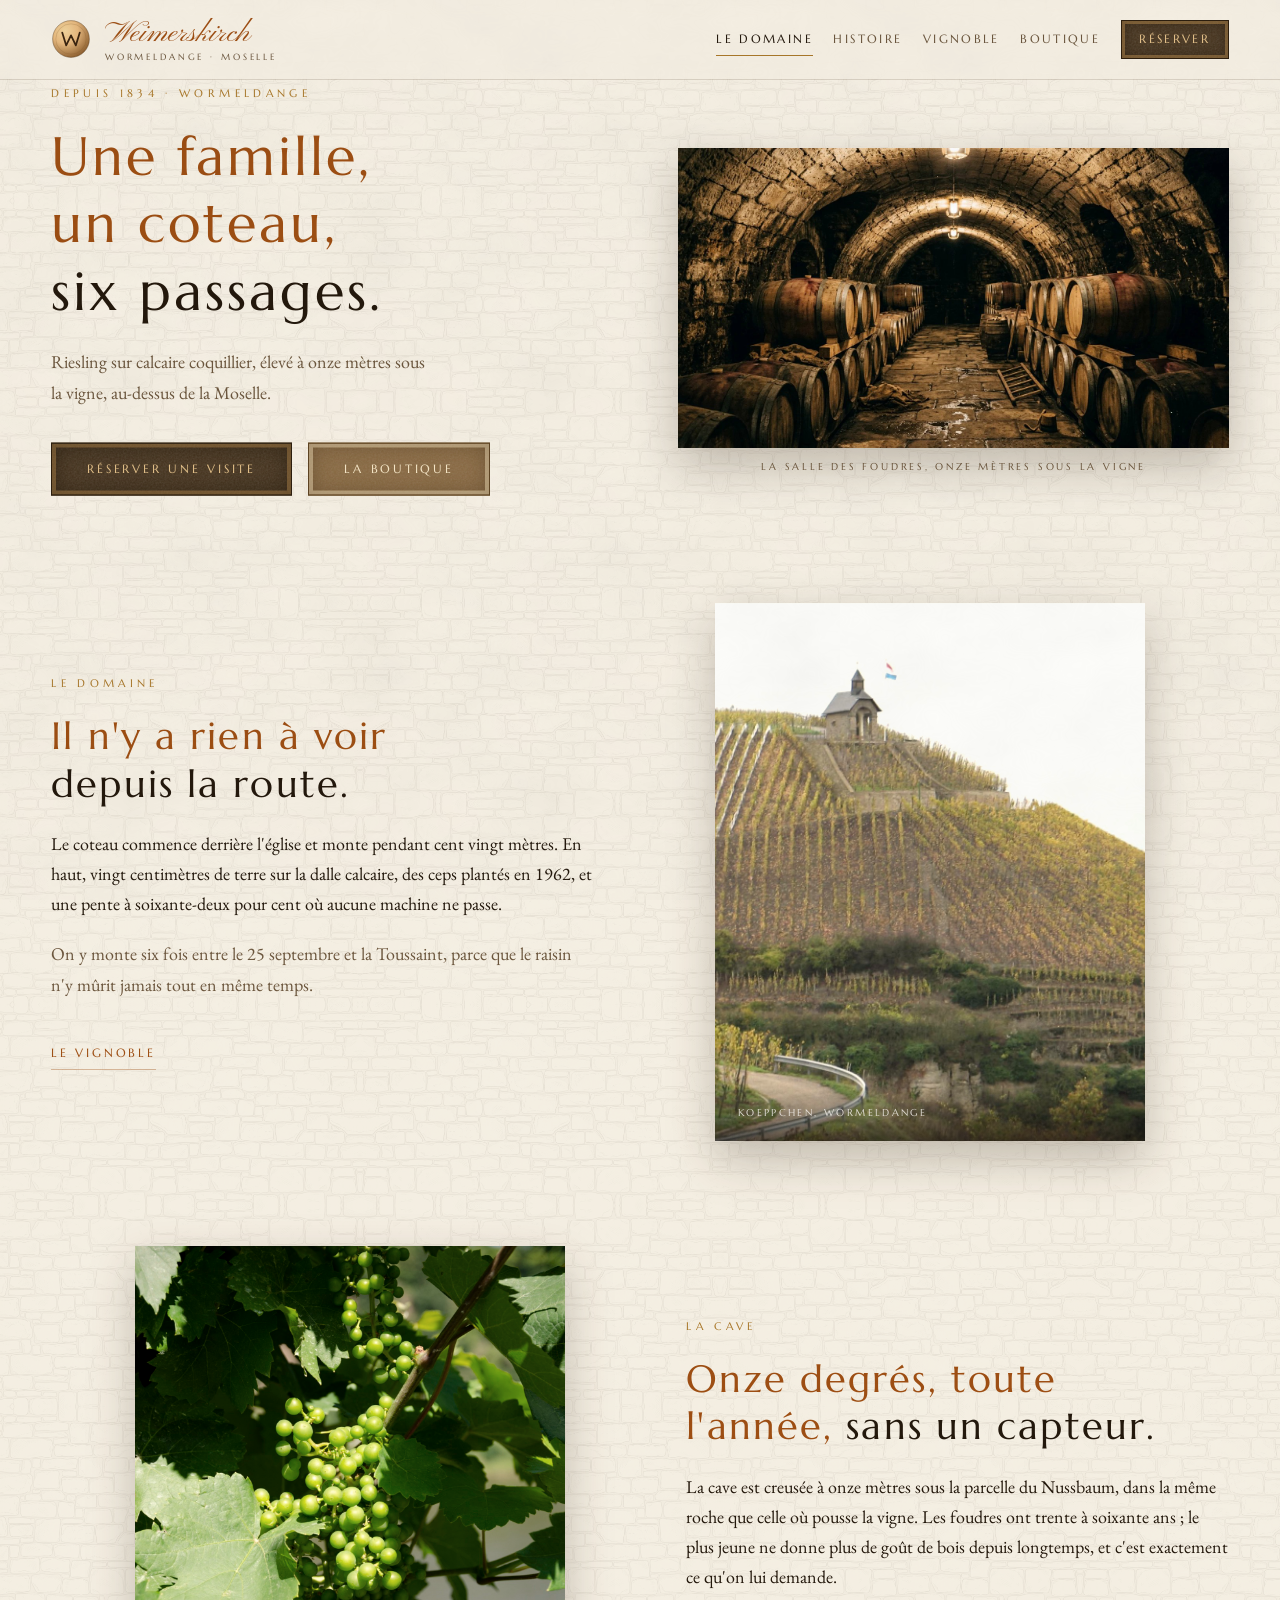
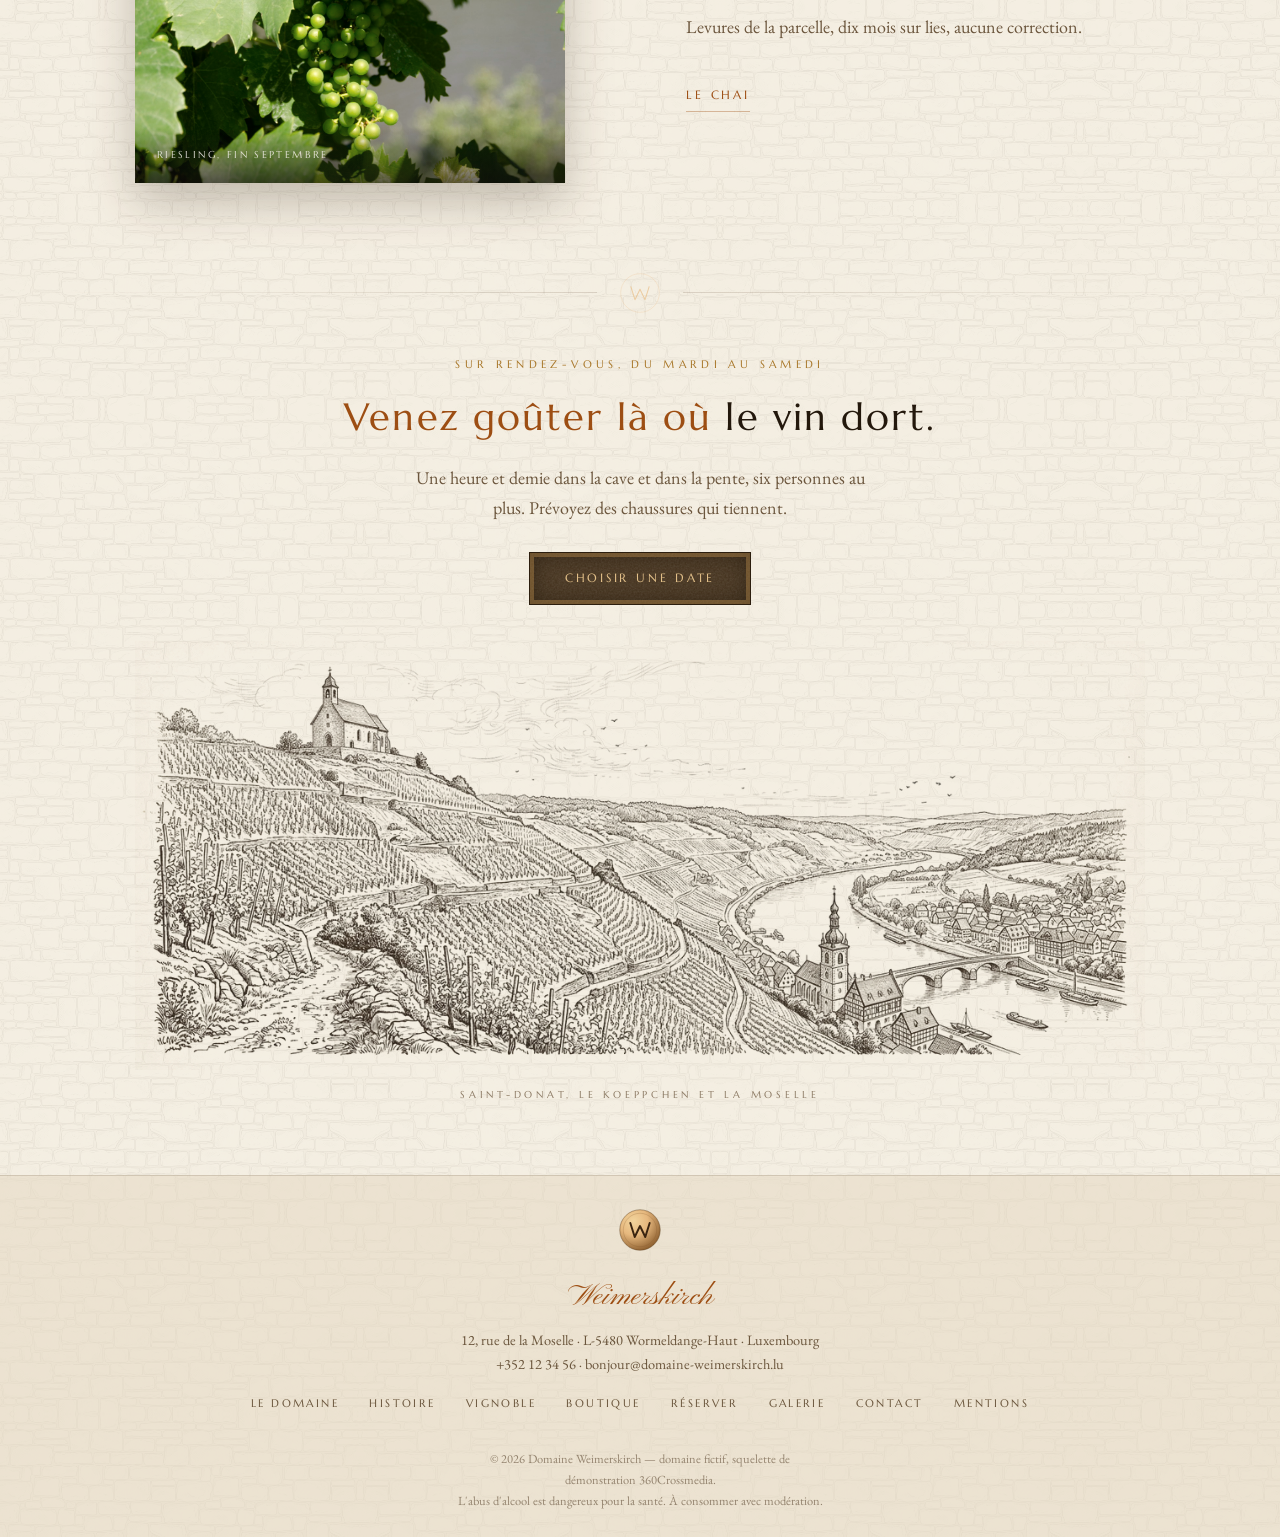
<file: index.html>
<!DOCTYPE html>
<html lang="fr">
<head>
<meta charset="utf-8">
<meta name="viewport" content="width=device-width, initial-scale=1">
<title>Domaine Weimerskirch — Wormeldange, Moselle luxembourgeoise</title>
<meta name="description" content="Depuis 1834, une famille et un coteau au-dessus de la Moselle. Riesling, Pinot et Crémant élevés en foudre à Wormeldange-Haut.">
<link rel="preconnect" href="https://fonts.googleapis.com">
<link rel="preconnect" href="https://fonts.gstatic.com" crossorigin>
<link href="https://fonts.googleapis.com/css2?family=Marcellus&family=EB+Garamond:ital,wght@0,400..600;1,400..500&family=Pinyon+Script&display=swap" rel="stylesheet">
<link rel="stylesheet" href="assets/css/site.css">
<link rel="icon" href="data:image/svg+xml,%3Csvg xmlns='http://www.w3.org/2000/svg' viewBox='0 0 32 32'%3E%3Ccircle cx='16' cy='16' r='15' fill='%23e6b87e'/%3E%3Cpath d='M9 11 L12.4 21.5 L16 13.5 L19.6 21.5 L23 11' fill='none' stroke='%233a2410' stroke-width='2.6' stroke-linejoin='round' stroke-linecap='round'/%3E%3C/svg%3E">
</head>
<body>
<a class="saut-contenu" href="#contenu">Aller au contenu</a>

<div class="barre" data-barre>
  <a class="marque" href="index.html">
    <svg class="marque__sceau" viewBox="0 0 100 100" aria-hidden="true">
  <defs><radialGradient id="orSceaumarquesceau" cx="34%" cy="28%" r="78%">
    <stop offset="0%" stop-color="#f2d49c"/><stop offset="45%" stop-color="#e6b87e"/><stop offset="100%" stop-color="#8a5c2c"/>
  </radialGradient></defs>
  <circle cx="50" cy="50" r="46" fill="url(#orSceaumarquesceau)"/>
  <circle cx="50" cy="50" r="46" fill="none" stroke="#553a1c" stroke-width="1"/>
  <circle cx="50" cy="50" r="38" fill="none" stroke="#7a5228" stroke-width="0.7" opacity="0.7"/>
  <path d="M28 34 L38 66 L50 41 L62 66 L72 34" fill="none" stroke="#3a2410" stroke-width="4.4" stroke-linejoin="round" stroke-linecap="round"/>
</svg>
    <span class="marque__nom">Weimerskirch<span class="marque__lieu">Wormeldange · Moselle</span></span>
  </a>
  <button class="bouton-menu" type="button" data-bouton-menu aria-expanded="false" aria-controls="navigation">Menu</button>
  <nav class="nav" id="navigation" data-nav aria-label="Principale">
    <a href="index.html" aria-current="page">Le domaine</a>
    <a href="histoire.html">Histoire</a>
    <a href="vignoble.html">Vignoble</a>
    <a href="boutique.html">Boutique</a>
    <a class="nav__panier" href="boutique.html#panier" data-panier-lien data-vide="true">Panier</a>
    <a class="nav__action" href="reservation.html">Réserver</a>
  </nav>
</div>
<header class="entree" id="contenu">
  <div class="entree__dire">
    <p class="avant-titre" data-lever>Depuis 1834 · Wormeldange</p>
    <h1 data-lever="2">Une famille, un coteau,<br><em>six passages.</em></h1>
    <p class="entree__sous" data-lever="3">Riesling sur calcaire coquillier, élevé à onze mètres
    sous la vigne, au-dessus de la Moselle.</p>
    <div class="entree__actions" data-lever="3">
      <a class="bouton--plein" href="reservation.html">Réserver une visite</a>
      <a class="bouton" href="boutique.html">La boutique</a>
    </div>
  </div>
  <figure class="vue" data-apparait>
    <img src="assets/img/cave-foudres.jpg" alt="Les fûts de la cave dans la pénombre." fetchpriority="high">
    <figcaption>La salle des foudres, onze mètres sous la vigne</figcaption>
  </figure>
</header>

<section class="section">
  <div class="section__contenu duo" data-apparait>
    <div>
      <p class="avant-titre">Le domaine</p>
      <h2>Il n'y a rien à voir <em>depuis la route.</em></h2>
      <p>Le coteau commence derrière l'église et monte pendant cent vingt mètres. En haut,
      vingt centimètres de terre sur la dalle calcaire, des ceps plantés en 1962, et une
      pente à soixante-deux pour cent où aucune machine ne passe.</p>
      <p class="sourdine">On y monte six fois entre le 25 septembre et la Toussaint,
      parce que le raisin n'y mûrit jamais tout en même temps.</p>
      <a class="lien" href="vignoble.html">Le vignoble</a>
    </div>
    <figure class="cliche cliche--45">
      <img src="assets/img/koeppchen.jpg" alt="Le coteau du Koeppchen au-dessus des toits de Wormeldange." loading="lazy">
      <figcaption>Koeppchen, Wormeldange</figcaption>
    </figure>
  </div>
</section>


<section class="section">
  <div class="section__contenu duo duo--texte-droite" data-apparait>
    <figure class="cliche cliche--45">
      <img src="assets/img/raisin-portrait.jpg" alt="Grappe de riesling sur le cep, à contre-jour." loading="lazy">
      <figcaption>Riesling, fin septembre</figcaption>
    </figure>
    <div>
      <p class="avant-titre">La cave</p>
      <h2>Onze degrés, toute l'année, <em>sans un capteur.</em></h2>
      <p>La cave est creusée à onze mètres sous la parcelle du Nussbaum, dans la même roche
      que celle où pousse la vigne. Les foudres ont trente à soixante ans ; le plus jeune
      ne donne plus de goût de bois depuis longtemps, et c'est exactement ce qu'on lui demande.</p>
      <p class="sourdine">Levures de la parcelle, dix mois sur lies, aucune correction.</p>
      <a class="lien" href="vignoble.html">Le chai</a>
    </div>
  </div>
</section>

<section class="section section--panneau">
  <div class="section__contenu centre" data-apparait>
    <div class="sceau-section" aria-hidden="true"><svg viewBox="0 0 100 100" aria-hidden="true">
  <circle cx="50" cy="50" r="46" fill="none" stroke="#e6b87e" stroke-width="1" opacity="0.55"/>
  <path d="M28 34 L38 66 L50 41 L62 66 L72 34" fill="none" stroke="#e6b87e" stroke-width="2.4" stroke-linejoin="round" opacity="0.65"/>
</svg></div>
    <p class="avant-titre">Sur rendez-vous, du mardi au samedi</p>
    <h2 style="max-width:22ch;margin-inline:auto">Venez goûter là où <em>le vin dort.</em></h2>
    <p style="margin-inline:auto;max-width:52ch" class="sourdine">Une heure et demie dans la cave et dans la pente,
    six personnes au plus. Prévoyez des chaussures qui tiennent.</p>
    <p style="margin-top:1.8rem"><a class="bouton--plein" href="reservation.html">Choisir une date</a></p>
  </div>
</section>

<footer class="pied">
  <div class="pied__sceau"><svg class="" viewBox="0 0 100 100" aria-hidden="true">
  <defs><radialGradient id="orSceau" cx="34%" cy="28%" r="78%">
    <stop offset="0%" stop-color="#f2d49c"/><stop offset="45%" stop-color="#e6b87e"/><stop offset="100%" stop-color="#8a5c2c"/>
  </radialGradient></defs>
  <circle cx="50" cy="50" r="46" fill="url(#orSceau)"/>
  <circle cx="50" cy="50" r="46" fill="none" stroke="#553a1c" stroke-width="1"/>
  <circle cx="50" cy="50" r="38" fill="none" stroke="#7a5228" stroke-width="0.7" opacity="0.7"/>
  <path d="M28 34 L38 66 L50 41 L62 66 L72 34" fill="none" stroke="#3a2410" stroke-width="4.4" stroke-linejoin="round" stroke-linecap="round"/>
</svg></div>
  <p class="pied__nom">Weimerskirch</p>
  <p class="pied__adresse">12, rue de la Moselle · L-5480 Wormeldange-Haut · Luxembourg<br>
  <a href="tel:+352123456">+352 12 34 56</a> · <a href="mailto:bonjour@domaine-weimerskirch.lu">bonjour@domaine-weimerskirch.lu</a></p>
  <nav class="pied__nav" aria-label="Pied de page">
    <a href="index.html">Le domaine</a>
    <a href="histoire.html">Histoire</a>
    <a href="vignoble.html">Vignoble</a>
    <a href="boutique.html">Boutique</a>
    <a href="reservation.html">Réserver</a>
    <a href="galerie.html">Galerie</a>
    <a href="contact.html">Contact</a>
    <a href="mentions.html">Mentions</a>
  </nav>
  <p class="pied__mention">© 2026 Domaine Weimerskirch — domaine fictif, squelette de démonstration 360Crossmedia.<br>
  L'abus d'alcool est dangereux pour la santé. À consommer avec modération.</p>
</footer>
<script src="assets/js/site.js"></script>
</body>
</html>
</file>
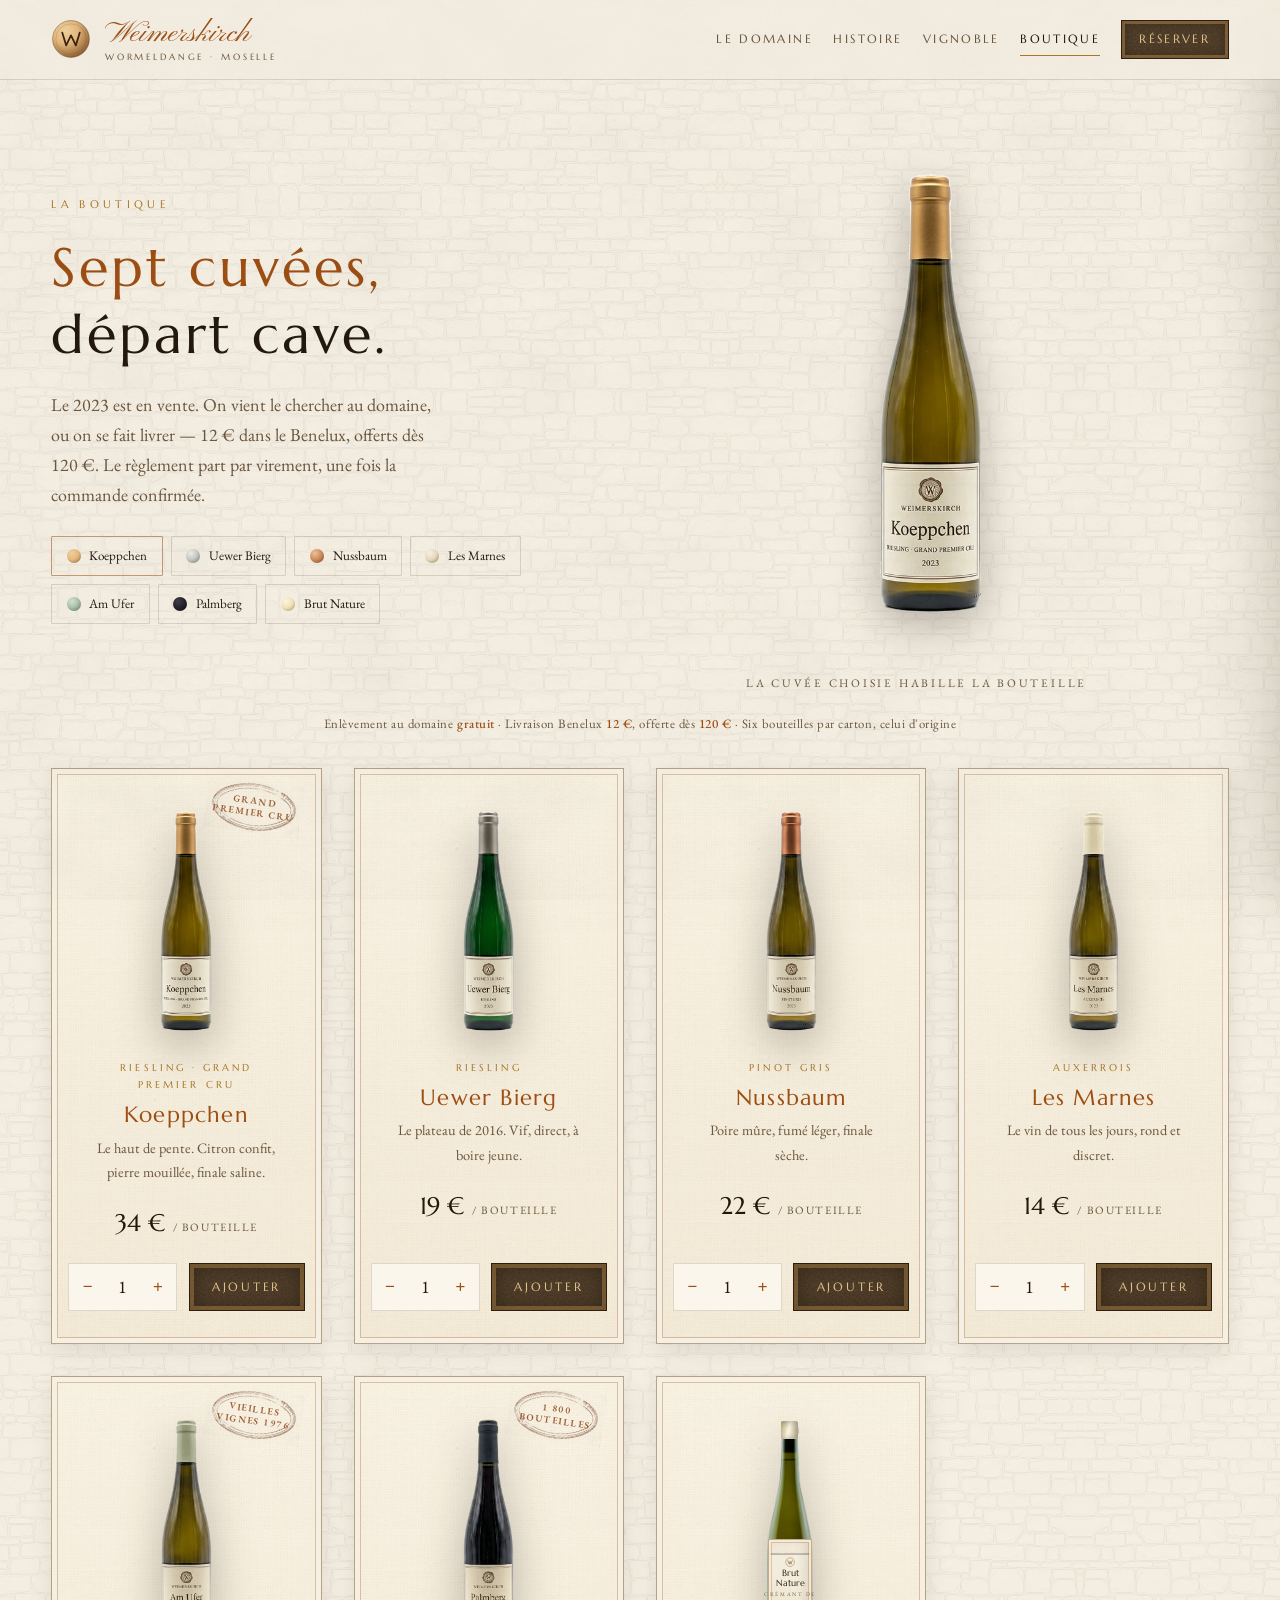
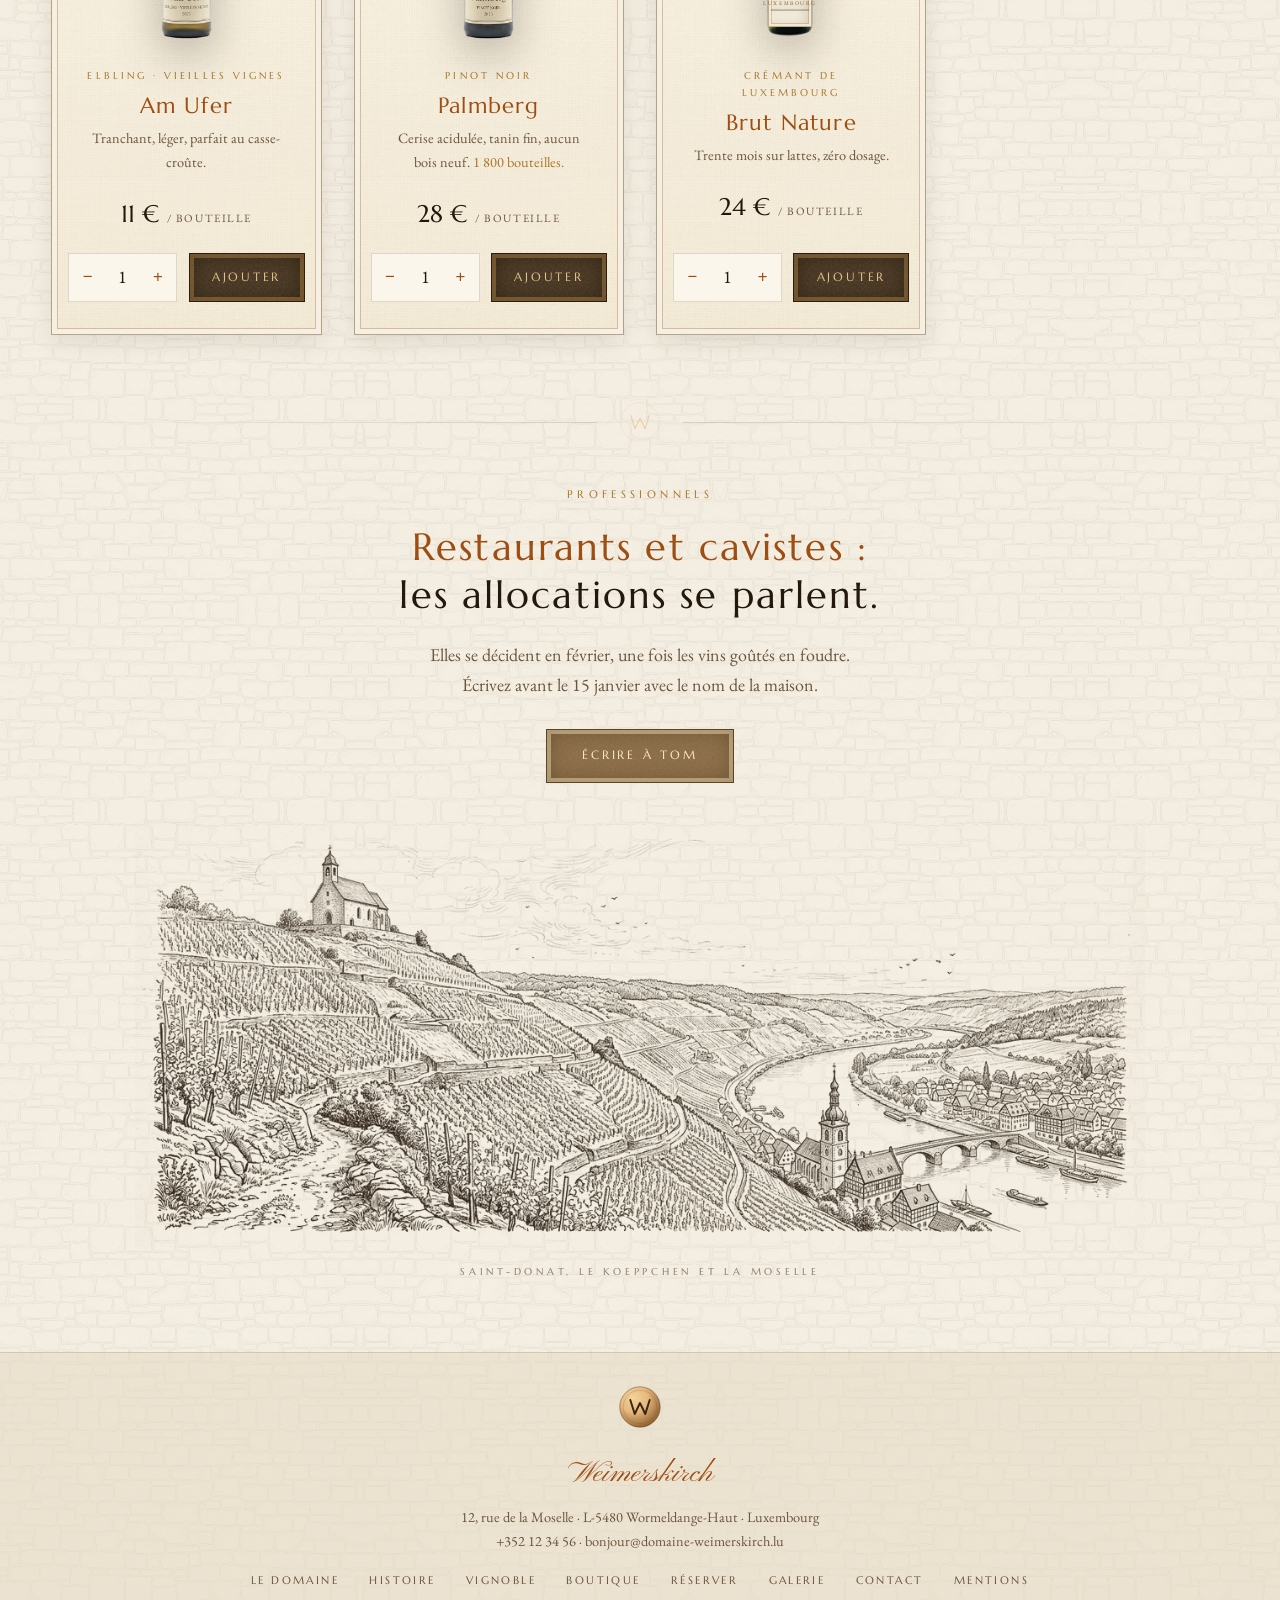
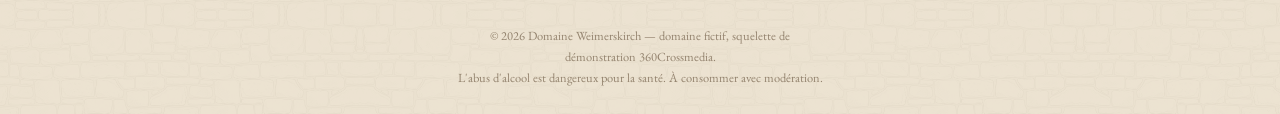
<file: boutique.html>
<!DOCTYPE html>
<html lang="fr">
<head>
<meta charset="utf-8">
<meta name="viewport" content="width=device-width, initial-scale=1">
<title>Boutique — Domaine Weimerskirch</title>
<meta name="description" content="Les sept cuvées du domaine, départ cave ou livraison Benelux. Enlèvement gratuit, livraison offerte dès 120 €.">
<link rel="preconnect" href="https://fonts.googleapis.com">
<link rel="preconnect" href="https://fonts.gstatic.com" crossorigin>
<link href="https://fonts.googleapis.com/css2?family=Marcellus&family=EB+Garamond:ital,wght@0,400..600;1,400..500&family=Pinyon+Script&display=swap" rel="stylesheet">
<link rel="stylesheet" href="assets/css/site.css">
<link rel="icon" href="data:image/svg+xml,%3Csvg xmlns='http://www.w3.org/2000/svg' viewBox='0 0 32 32'%3E%3Ccircle cx='16' cy='16' r='15' fill='%23e6b87e'/%3E%3Cpath d='M9 11 L12.4 21.5 L16 13.5 L19.6 21.5 L23 11' fill='none' stroke='%233a2410' stroke-width='2.6' stroke-linejoin='round' stroke-linecap='round'/%3E%3C/svg%3E">
</head>
<body>
<a class="saut-contenu" href="#contenu">Aller au contenu</a>

<div class="barre barre--posee" data-barre>
  <a class="marque" href="index.html">
    <svg class="marque__sceau" viewBox="0 0 100 100" aria-hidden="true">
  <defs><radialGradient id="orSceaumarquesceau" cx="34%" cy="28%" r="78%">
    <stop offset="0%" stop-color="#f2d49c"/><stop offset="45%" stop-color="#e6b87e"/><stop offset="100%" stop-color="#8a5c2c"/>
  </radialGradient></defs>
  <circle cx="50" cy="50" r="46" fill="url(#orSceaumarquesceau)"/>
  <circle cx="50" cy="50" r="46" fill="none" stroke="#553a1c" stroke-width="1"/>
  <circle cx="50" cy="50" r="38" fill="none" stroke="#7a5228" stroke-width="0.7" opacity="0.7"/>
  <path d="M28 34 L38 66 L50 41 L62 66 L72 34" fill="none" stroke="#3a2410" stroke-width="4.4" stroke-linejoin="round" stroke-linecap="round"/>
</svg>
    <span class="marque__nom">Weimerskirch<span class="marque__lieu">Wormeldange · Moselle</span></span>
  </a>
  <button class="bouton-menu" type="button" data-bouton-menu aria-expanded="false" aria-controls="navigation">Menu</button>
  <nav class="nav" id="navigation" data-nav aria-label="Principale">
    <a href="index.html">Le domaine</a>
    <a href="histoire.html">Histoire</a>
    <a href="vignoble.html">Vignoble</a>
    <a href="boutique.html" aria-current="page">Boutique</a>
    <a class="nav__panier" href="boutique.html#panier" data-panier-lien data-vide="true">Panier</a>
    <a class="nav__action" href="reservation.html">Réserver</a>
  </nav>
</div>
<main id="contenu">

<section class="section" style="padding-top:3rem;padding-bottom:2.5rem">
  <div class="section__contenu duo" style="align-items:center">
    <div data-lever>
      <p class="avant-titre">La boutique</p>
      <h1>Sept cuvées,<br><em>départ cave.</em></h1>
      <p class="sourdine" style="max-width:44ch">Le 2023 est en vente. On vient le chercher au domaine,
      ou on se fait livrer — 12 € dans le Benelux, offerts dès 120 €. Le règlement
      part par virement, une fois la commande confirmée.</p>
      <div class="cuvee-choix" data-cuvee-choix style="display:flex;flex-wrap:wrap;gap:0.5rem;margin-top:1.6rem"></div>
    </div>
    <div>
      <div data-scene3d style="aspect-ratio:3/4;max-height:540px;max-width:400px;margin-inline:auto;position:relative">
        <p data-scene3d-legende style="position:absolute;left:0;right:0;bottom:0.6rem;text-align:center;font-size:0.66rem;letter-spacing:0.24em;text-transform:uppercase;color:var(--cendre);margin:0">
          La cuvée choisie habille la bouteille</p>
      </div>
    </div>
  </div>
</section>

<div class="bandeau-boutique">Enlèvement au domaine <strong>gratuit</strong> · Livraison Benelux <strong>12 €</strong>, offerte dès <strong>120 €</strong> · Six bouteilles par carton, celui d'origine</div>

<section class="section">
  <div class="section__contenu">
    <div class="rayon" data-rayon></div>
  </div>
</section>

<section class="section section--panneau">
  <div class="section__contenu centre">
    <div class="sceau-section" aria-hidden="true"><svg viewBox="0 0 100 100" aria-hidden="true">
  <circle cx="50" cy="50" r="46" fill="none" stroke="#e6b87e" stroke-width="1" opacity="0.55"/>
  <path d="M28 34 L38 66 L50 41 L62 66 L72 34" fill="none" stroke="#e6b87e" stroke-width="2.4" stroke-linejoin="round" opacity="0.65"/>
</svg></div>
    <p class="avant-titre">Professionnels</p>
    <h2 style="max-width:26ch;margin-inline:auto">Restaurants et cavistes : <em>les allocations se parlent.</em></h2>
    <p class="sourdine" style="margin-inline:auto;max-width:52ch">Elles se décident en février, une fois les vins
    goûtés en foudre. Écrivez avant le 15 janvier avec le nom de la maison.</p>
    <p style="margin-top:1.8rem"><a class="bouton" href="contact.html">Écrire à Tom</a></p>
  </div>
</section>
</main>

<div class="voile" data-voile hidden></div>
<aside class="tiroir" data-tiroir aria-label="Panier" hidden>
  <div class="tiroir__tete">
    <h2>Panier</h2>
    <button class="tiroir__fermer" type="button" data-tiroir-fermer>Fermer</button>
  </div>
  <div class="tiroir__lignes" data-tiroir-lignes></div>
  <div class="tiroir__pied">
    <p class="tiroir__total"><small>Sous-total</small> <output data-tiroir-total>0 €</output></p>
    <a class="bouton--plein" href="commande.html">Passer commande</a>
  </div>
</aside>

<footer class="pied">
  <div class="pied__sceau"><svg class="" viewBox="0 0 100 100" aria-hidden="true">
  <defs><radialGradient id="orSceau" cx="34%" cy="28%" r="78%">
    <stop offset="0%" stop-color="#f2d49c"/><stop offset="45%" stop-color="#e6b87e"/><stop offset="100%" stop-color="#8a5c2c"/>
  </radialGradient></defs>
  <circle cx="50" cy="50" r="46" fill="url(#orSceau)"/>
  <circle cx="50" cy="50" r="46" fill="none" stroke="#553a1c" stroke-width="1"/>
  <circle cx="50" cy="50" r="38" fill="none" stroke="#7a5228" stroke-width="0.7" opacity="0.7"/>
  <path d="M28 34 L38 66 L50 41 L62 66 L72 34" fill="none" stroke="#3a2410" stroke-width="4.4" stroke-linejoin="round" stroke-linecap="round"/>
</svg></div>
  <p class="pied__nom">Weimerskirch</p>
  <p class="pied__adresse">12, rue de la Moselle · L-5480 Wormeldange-Haut · Luxembourg<br>
  <a href="tel:+352123456">+352 12 34 56</a> · <a href="mailto:bonjour@domaine-weimerskirch.lu">bonjour@domaine-weimerskirch.lu</a></p>
  <nav class="pied__nav" aria-label="Pied de page">
    <a href="index.html">Le domaine</a>
    <a href="histoire.html">Histoire</a>
    <a href="vignoble.html">Vignoble</a>
    <a href="boutique.html">Boutique</a>
    <a href="reservation.html">Réserver</a>
    <a href="galerie.html">Galerie</a>
    <a href="contact.html">Contact</a>
    <a href="mentions.html">Mentions</a>
  </nav>
  <p class="pied__mention">© 2026 Domaine Weimerskirch — domaine fictif, squelette de démonstration 360Crossmedia.<br>
  L'abus d'alcool est dangereux pour la santé. À consommer avec modération.</p>
</footer>
<script src="assets/js/site.js"></script>
<script src="assets/js/boutique.js"></script>
</body>
</html>
</file>
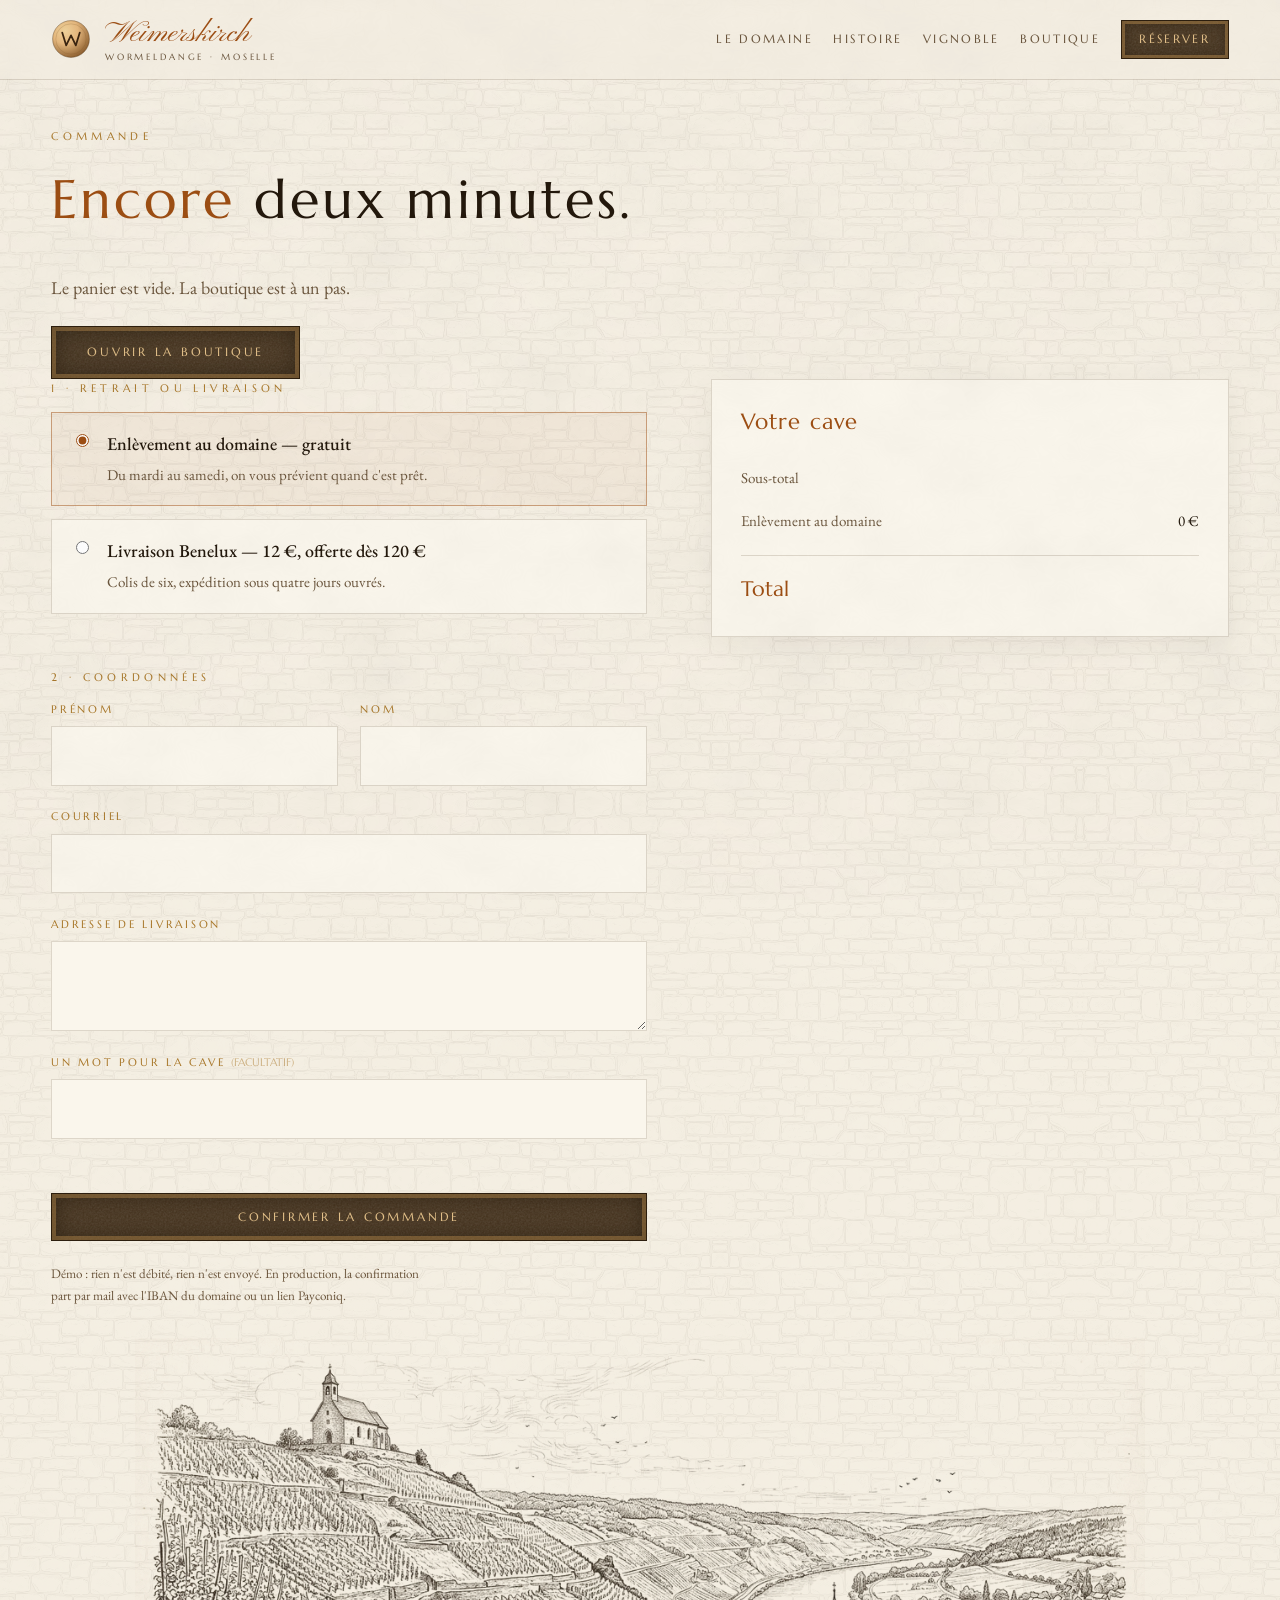
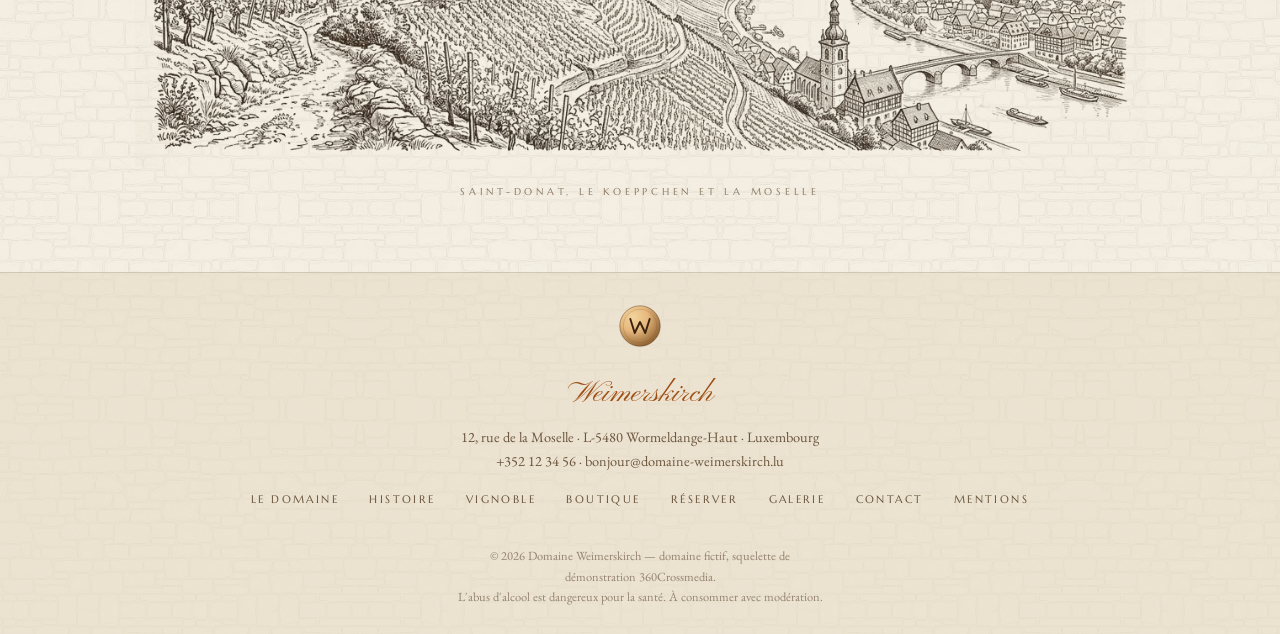
<file: commande.html>
<!DOCTYPE html>
<html lang="fr">
<head>
<meta charset="utf-8">
<meta name="viewport" content="width=device-width, initial-scale=1">
<title>Commande — Domaine Weimerskirch</title>
<meta name="description" content="Récapitulatif du panier, coordonnées et mode de retrait.">
<link rel="preconnect" href="https://fonts.googleapis.com">
<link rel="preconnect" href="https://fonts.gstatic.com" crossorigin>
<link href="https://fonts.googleapis.com/css2?family=Marcellus&family=EB+Garamond:ital,wght@0,400..600;1,400..500&family=Pinyon+Script&display=swap" rel="stylesheet">
<link rel="stylesheet" href="assets/css/site.css">
<link rel="icon" href="data:image/svg+xml,%3Csvg xmlns='http://www.w3.org/2000/svg' viewBox='0 0 32 32'%3E%3Ccircle cx='16' cy='16' r='15' fill='%23e6b87e'/%3E%3Cpath d='M9 11 L12.4 21.5 L16 13.5 L19.6 21.5 L23 11' fill='none' stroke='%233a2410' stroke-width='2.6' stroke-linejoin='round' stroke-linecap='round'/%3E%3C/svg%3E">
</head>
<body>
<a class="saut-contenu" href="#contenu">Aller au contenu</a>

<div class="barre barre--posee" data-barre>
  <a class="marque" href="index.html">
    <svg class="marque__sceau" viewBox="0 0 100 100" aria-hidden="true">
  <defs><radialGradient id="orSceaumarquesceau" cx="34%" cy="28%" r="78%">
    <stop offset="0%" stop-color="#f2d49c"/><stop offset="45%" stop-color="#e6b87e"/><stop offset="100%" stop-color="#8a5c2c"/>
  </radialGradient></defs>
  <circle cx="50" cy="50" r="46" fill="url(#orSceaumarquesceau)"/>
  <circle cx="50" cy="50" r="46" fill="none" stroke="#553a1c" stroke-width="1"/>
  <circle cx="50" cy="50" r="38" fill="none" stroke="#7a5228" stroke-width="0.7" opacity="0.7"/>
  <path d="M28 34 L38 66 L50 41 L62 66 L72 34" fill="none" stroke="#3a2410" stroke-width="4.4" stroke-linejoin="round" stroke-linecap="round"/>
</svg>
    <span class="marque__nom">Weimerskirch<span class="marque__lieu">Wormeldange · Moselle</span></span>
  </a>
  <button class="bouton-menu" type="button" data-bouton-menu aria-expanded="false" aria-controls="navigation">Menu</button>
  <nav class="nav" id="navigation" data-nav aria-label="Principale">
    <a href="index.html">Le domaine</a>
    <a href="histoire.html">Histoire</a>
    <a href="vignoble.html">Vignoble</a>
    <a href="boutique.html">Boutique</a>
    <a class="nav__panier" href="boutique.html#panier" data-panier-lien data-vide="true">Panier</a>
    <a class="nav__action" href="reservation.html">Réserver</a>
  </nav>
</div>
<main id="contenu">
<section class="section" style="padding-top:3rem">
  <div class="section__contenu">
    <p class="avant-titre">Commande</p>
    <h1 style="margin-bottom:2.5rem">Encore <em>deux minutes.</em></h1>

    <div data-commande-vide hidden style="max-width:52ch">
      <p class="sourdine">Le panier est vide. La boutique est à un pas.</p>
      <p style="margin-top:1.4rem"><a class="bouton--plein" href="boutique.html">Ouvrir la boutique</a></p>
    </div>

    <div class="commande" data-commande>
      <form class="formulaire" data-form-commande novalidate>
        <div class="resa__etape">
          <p class="avant-titre">1 · Retrait ou livraison</p>
          <div class="choix">
            <label><input type="radio" name="mode" value="enlevement" checked>
              <span><b>Enlèvement au domaine — gratuit</b>
              <small>Du mardi au samedi, on vous prévient quand c'est prêt.</small></span></label>
            <label><input type="radio" name="mode" value="livraison">
              <span><b>Livraison Benelux — 12 €, offerte dès 120 €</b>
              <small>Colis de six, expédition sous quatre jours ouvrés.</small></span></label>
          </div>
        </div>

        <div class="resa__etape">
          <p class="avant-titre">2 · Coordonnées</p>
          <div class="champ--deux">
            <div class="champ"><label for="prenom">Prénom</label><input id="prenom" name="prenom" autocomplete="given-name" required></div>
            <div class="champ"><label for="nom">Nom</label><input id="nom" name="nom" autocomplete="family-name" required></div>
          </div>
          <div class="champ" style="margin-top:1.4rem"><label for="courriel">Courriel</label><input type="email" id="courriel" name="courriel" autocomplete="email" required></div>
          <div class="champ" data-champ-adresse style="margin-top:1.4rem" hidden><label for="adresse">Adresse de livraison</label><textarea id="adresse" name="adresse" style="min-height:5rem"></textarea></div>
          <div class="champ" style="margin-top:1.4rem"><label for="note">Un mot pour la cave <span style="opacity:.5;letter-spacing:0">(facultatif)</span></label><input id="note" name="note"></div>
        </div>

        <button class="bouton--plein" type="submit">Confirmer la commande</button>
        <p class="sourdine" style="font-size:0.82rem">Démo : rien n'est débité, rien n'est envoyé. En production,
        la confirmation part par mail avec l'IBAN du domaine ou un lien Payconiq.</p>
      </form>

      <aside class="recap" data-recap aria-label="Récapitulatif">
        <h2>Votre cave</h2>
        <div data-recap-lignes></div>
        <div class="recap__ligne"><span>Sous-total</span><output data-recap-soustotal></output></div>
        <div class="recap__ligne"><span data-recap-mode-txt>Enlèvement au domaine</span><output data-recap-port>0 €</output></div>
        <div class="recap__total"><span>Total</span><output data-recap-total></output></div>
      </aside>
    </div>

    <div class="confirmation" data-confirmation hidden style="max-width:560px;margin-top:1rem">
      <img class="cachet" src="assets/img/sceau-cire.png" alt="">
      <h2>Commande <em>enregistrée.</em></h2>
      <p class="confirmation__ref" data-confirmation-ref></p>
      <p class="sourdine" style="margin-inline:auto;max-width:42ch">Un récapitulatif arriverait par mail avec
      l'IBAN du domaine. Les bouteilles attendent au frais, elles savent faire.</p>
      <p style="margin-top:1.6rem"><a class="lien" href="index.html">Retour au domaine</a></p>
    </div>
  </div>
</section>
</main>

<footer class="pied">
  <div class="pied__sceau"><svg class="" viewBox="0 0 100 100" aria-hidden="true">
  <defs><radialGradient id="orSceau" cx="34%" cy="28%" r="78%">
    <stop offset="0%" stop-color="#f2d49c"/><stop offset="45%" stop-color="#e6b87e"/><stop offset="100%" stop-color="#8a5c2c"/>
  </radialGradient></defs>
  <circle cx="50" cy="50" r="46" fill="url(#orSceau)"/>
  <circle cx="50" cy="50" r="46" fill="none" stroke="#553a1c" stroke-width="1"/>
  <circle cx="50" cy="50" r="38" fill="none" stroke="#7a5228" stroke-width="0.7" opacity="0.7"/>
  <path d="M28 34 L38 66 L50 41 L62 66 L72 34" fill="none" stroke="#3a2410" stroke-width="4.4" stroke-linejoin="round" stroke-linecap="round"/>
</svg></div>
  <p class="pied__nom">Weimerskirch</p>
  <p class="pied__adresse">12, rue de la Moselle · L-5480 Wormeldange-Haut · Luxembourg<br>
  <a href="tel:+352123456">+352 12 34 56</a> · <a href="mailto:bonjour@domaine-weimerskirch.lu">bonjour@domaine-weimerskirch.lu</a></p>
  <nav class="pied__nav" aria-label="Pied de page">
    <a href="index.html">Le domaine</a>
    <a href="histoire.html">Histoire</a>
    <a href="vignoble.html">Vignoble</a>
    <a href="boutique.html">Boutique</a>
    <a href="reservation.html">Réserver</a>
    <a href="galerie.html">Galerie</a>
    <a href="contact.html">Contact</a>
    <a href="mentions.html">Mentions</a>
  </nav>
  <p class="pied__mention">© 2026 Domaine Weimerskirch — domaine fictif, squelette de démonstration 360Crossmedia.<br>
  L'abus d'alcool est dangereux pour la santé. À consommer avec modération.</p>
</footer>
<script src="assets/js/site.js"></script>
<script src="assets/js/boutique.js"></script>
</body>
</html>
</file>
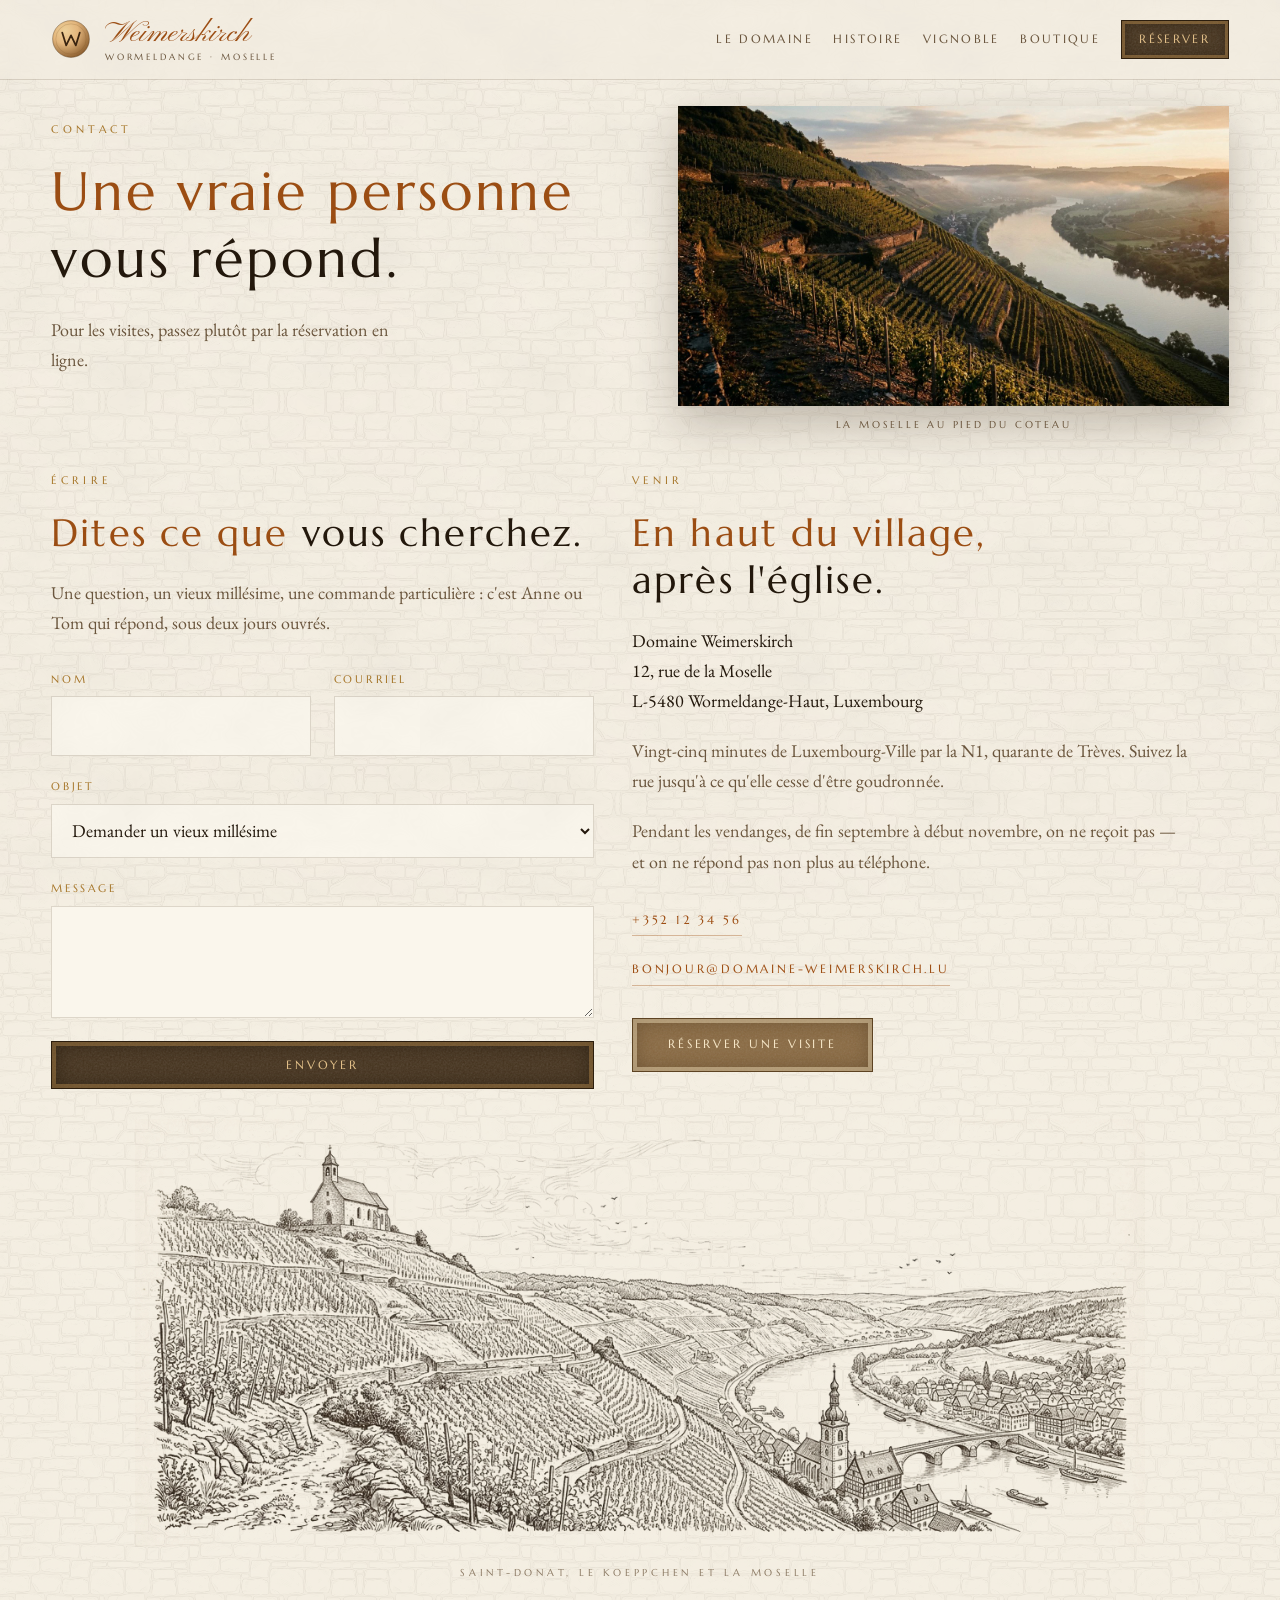
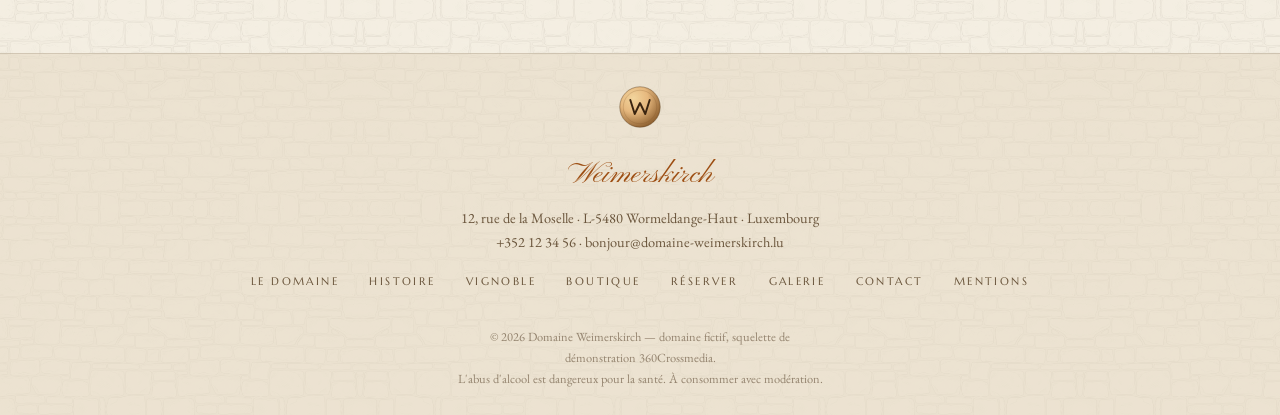
<file: contact.html>
<!DOCTYPE html>
<html lang="fr">
<head>
<meta charset="utf-8">
<meta name="viewport" content="width=device-width, initial-scale=1">
<title>Contact — Domaine Weimerskirch</title>
<meta name="description" content="Une question, une commande particulière, un vieux millésime : écrivez, Anne ou Tom répond sous deux jours ouvrés.">
<link rel="preconnect" href="https://fonts.googleapis.com">
<link rel="preconnect" href="https://fonts.gstatic.com" crossorigin>
<link href="https://fonts.googleapis.com/css2?family=Marcellus&family=EB+Garamond:ital,wght@0,400..600;1,400..500&family=Pinyon+Script&display=swap" rel="stylesheet">
<link rel="stylesheet" href="assets/css/site.css">
<link rel="icon" href="data:image/svg+xml,%3Csvg xmlns='http://www.w3.org/2000/svg' viewBox='0 0 32 32'%3E%3Ccircle cx='16' cy='16' r='15' fill='%23e6b87e'/%3E%3Cpath d='M9 11 L12.4 21.5 L16 13.5 L19.6 21.5 L23 11' fill='none' stroke='%233a2410' stroke-width='2.6' stroke-linejoin='round' stroke-linecap='round'/%3E%3C/svg%3E">
</head>
<body>
<a class="saut-contenu" href="#contenu">Aller au contenu</a>

<div class="barre" data-barre>
  <a class="marque" href="index.html">
    <svg class="marque__sceau" viewBox="0 0 100 100" aria-hidden="true">
  <defs><radialGradient id="orSceaumarquesceau" cx="34%" cy="28%" r="78%">
    <stop offset="0%" stop-color="#f2d49c"/><stop offset="45%" stop-color="#e6b87e"/><stop offset="100%" stop-color="#8a5c2c"/>
  </radialGradient></defs>
  <circle cx="50" cy="50" r="46" fill="url(#orSceaumarquesceau)"/>
  <circle cx="50" cy="50" r="46" fill="none" stroke="#553a1c" stroke-width="1"/>
  <circle cx="50" cy="50" r="38" fill="none" stroke="#7a5228" stroke-width="0.7" opacity="0.7"/>
  <path d="M28 34 L38 66 L50 41 L62 66 L72 34" fill="none" stroke="#3a2410" stroke-width="4.4" stroke-linejoin="round" stroke-linecap="round"/>
</svg>
    <span class="marque__nom">Weimerskirch<span class="marque__lieu">Wormeldange · Moselle</span></span>
  </a>
  <button class="bouton-menu" type="button" data-bouton-menu aria-expanded="false" aria-controls="navigation">Menu</button>
  <nav class="nav" id="navigation" data-nav aria-label="Principale">
    <a href="index.html">Le domaine</a>
    <a href="histoire.html">Histoire</a>
    <a href="vignoble.html">Vignoble</a>
    <a href="boutique.html">Boutique</a>
    <a class="nav__panier" href="boutique.html#panier" data-panier-lien data-vide="true">Panier</a>
    <a class="nav__action" href="reservation.html">Réserver</a>
  </nav>
</div>
<header class="entree entree--page" id="contenu">
  <div class="entree__dire">
    <p class="avant-titre" data-lever>Contact</p>
    <h1 data-lever="2">Une vraie personne<br><em>vous répond.</em></h1>
    <p class="entree__sous" data-lever="3">Pour les visites, passez plutôt par la réservation en ligne.</p>
  </div>
  <figure class="vue" data-apparait>
    <img src="assets/img/moselle.jpg" alt="La Moselle et ses coteaux de vigne." fetchpriority="high">
    <figcaption>La Moselle au pied du coteau</figcaption>
  </figure>
</header>

<section class="section">
  <div class="section__contenu duo" style="align-items:start">
    <div data-apparait>
      <p class="avant-titre">Écrire</p>
      <h2>Dites ce que <em>vous cherchez.</em></h2>
      <p class="sourdine" style="margin-bottom:2rem">Une question, un vieux millésime, une commande
      particulière : c'est Anne ou Tom qui répond, sous deux jours ouvrés.</p>

      <form class="formulaire" data-formulaire novalidate>
        <div class="champ--deux">
          <div class="champ"><label for="nom">Nom</label><input type="text" id="nom" name="nom" autocomplete="name" required></div>
          <div class="champ"><label for="courriel">Courriel</label><input type="email" id="courriel" name="courriel" autocomplete="email" required></div>
        </div>
        <div class="champ"><label for="objet">Objet</label>
          <select id="objet" name="objet">
            <option>Demander un vieux millésime</option>
            <option>Commande particulière</option>
            <option>Restaurant ou caviste</option>
            <option>Autre chose</option>
          </select>
        </div>
        <div class="champ"><label for="message">Message</label><textarea id="message" name="message" required></textarea></div>
        <button class="bouton--plein" type="submit">Envoyer</button>
        <p data-retour hidden class="sourdine"></p>
      </form>
    </div>

    <div data-apparait>
      <p class="avant-titre">Venir</p>
      <h2>En haut du village, <em>après l'église.</em></h2>
      <p>Domaine Weimerskirch<br>12, rue de la Moselle<br>L-5480 Wormeldange-Haut, Luxembourg</p>
      <p class="sourdine">Vingt-cinq minutes de Luxembourg-Ville par la N1, quarante de Trèves.
      Suivez la rue jusqu'à ce qu'elle cesse d'être goudronnée.</p>
      <p class="sourdine">Pendant les vendanges, de fin septembre à début novembre, on ne reçoit
      pas — et on ne répond pas non plus au téléphone.</p>
      <p style="margin-top:1.6rem"><a class="lien" href="tel:+352123456" style="margin-top:0">+352 12 34 56</a><br>
      <a class="lien" href="mailto:bonjour@domaine-weimerskirch.lu">bonjour@domaine-weimerskirch.lu</a></p>
      <p style="margin-top:2rem"><a class="bouton" href="reservation.html">Réserver une visite</a></p>
    </div>
  </div>
</section>

<footer class="pied">
  <div class="pied__sceau"><svg class="" viewBox="0 0 100 100" aria-hidden="true">
  <defs><radialGradient id="orSceau" cx="34%" cy="28%" r="78%">
    <stop offset="0%" stop-color="#f2d49c"/><stop offset="45%" stop-color="#e6b87e"/><stop offset="100%" stop-color="#8a5c2c"/>
  </radialGradient></defs>
  <circle cx="50" cy="50" r="46" fill="url(#orSceau)"/>
  <circle cx="50" cy="50" r="46" fill="none" stroke="#553a1c" stroke-width="1"/>
  <circle cx="50" cy="50" r="38" fill="none" stroke="#7a5228" stroke-width="0.7" opacity="0.7"/>
  <path d="M28 34 L38 66 L50 41 L62 66 L72 34" fill="none" stroke="#3a2410" stroke-width="4.4" stroke-linejoin="round" stroke-linecap="round"/>
</svg></div>
  <p class="pied__nom">Weimerskirch</p>
  <p class="pied__adresse">12, rue de la Moselle · L-5480 Wormeldange-Haut · Luxembourg<br>
  <a href="tel:+352123456">+352 12 34 56</a> · <a href="mailto:bonjour@domaine-weimerskirch.lu">bonjour@domaine-weimerskirch.lu</a></p>
  <nav class="pied__nav" aria-label="Pied de page">
    <a href="index.html">Le domaine</a>
    <a href="histoire.html">Histoire</a>
    <a href="vignoble.html">Vignoble</a>
    <a href="boutique.html">Boutique</a>
    <a href="reservation.html">Réserver</a>
    <a href="galerie.html">Galerie</a>
    <a href="contact.html">Contact</a>
    <a href="mentions.html">Mentions</a>
  </nav>
  <p class="pied__mention">© 2026 Domaine Weimerskirch — domaine fictif, squelette de démonstration 360Crossmedia.<br>
  L'abus d'alcool est dangereux pour la santé. À consommer avec modération.</p>
</footer>
<script src="assets/js/site.js"></script>
</body>
</html>
</file>
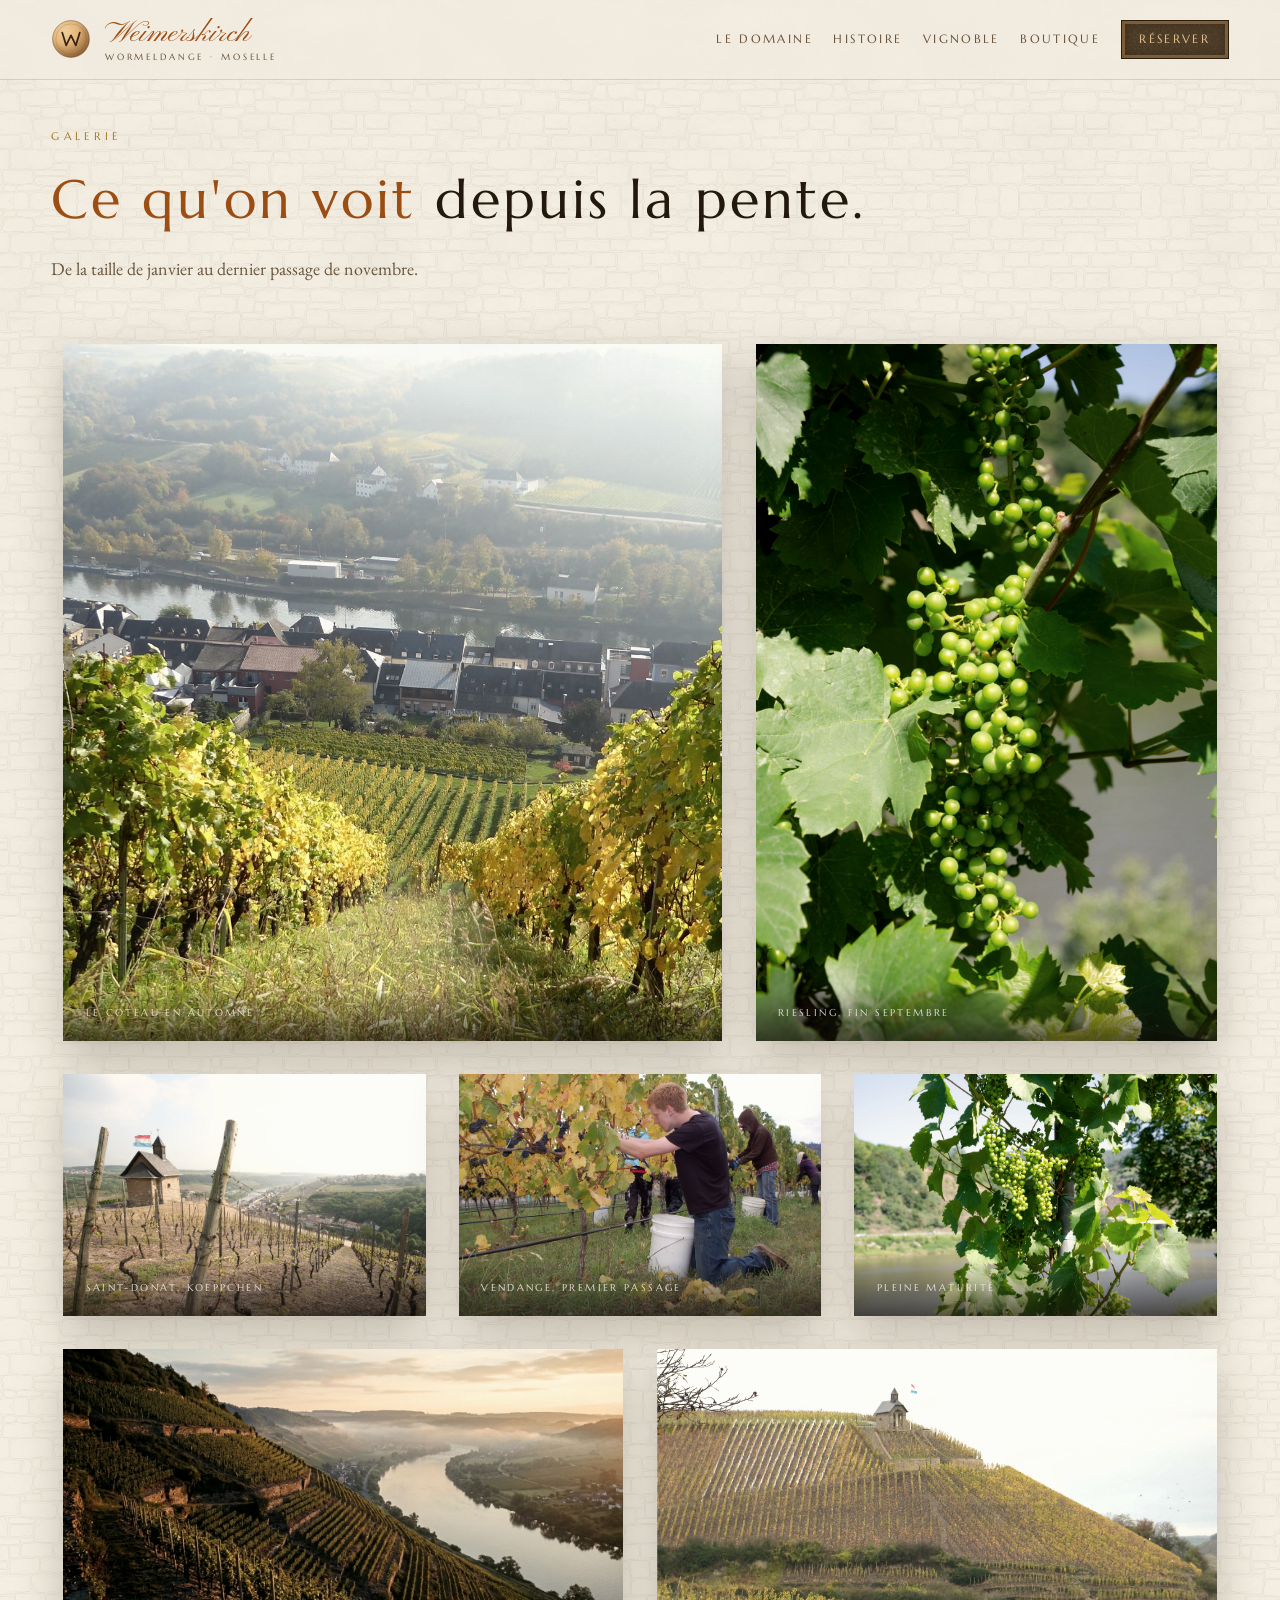
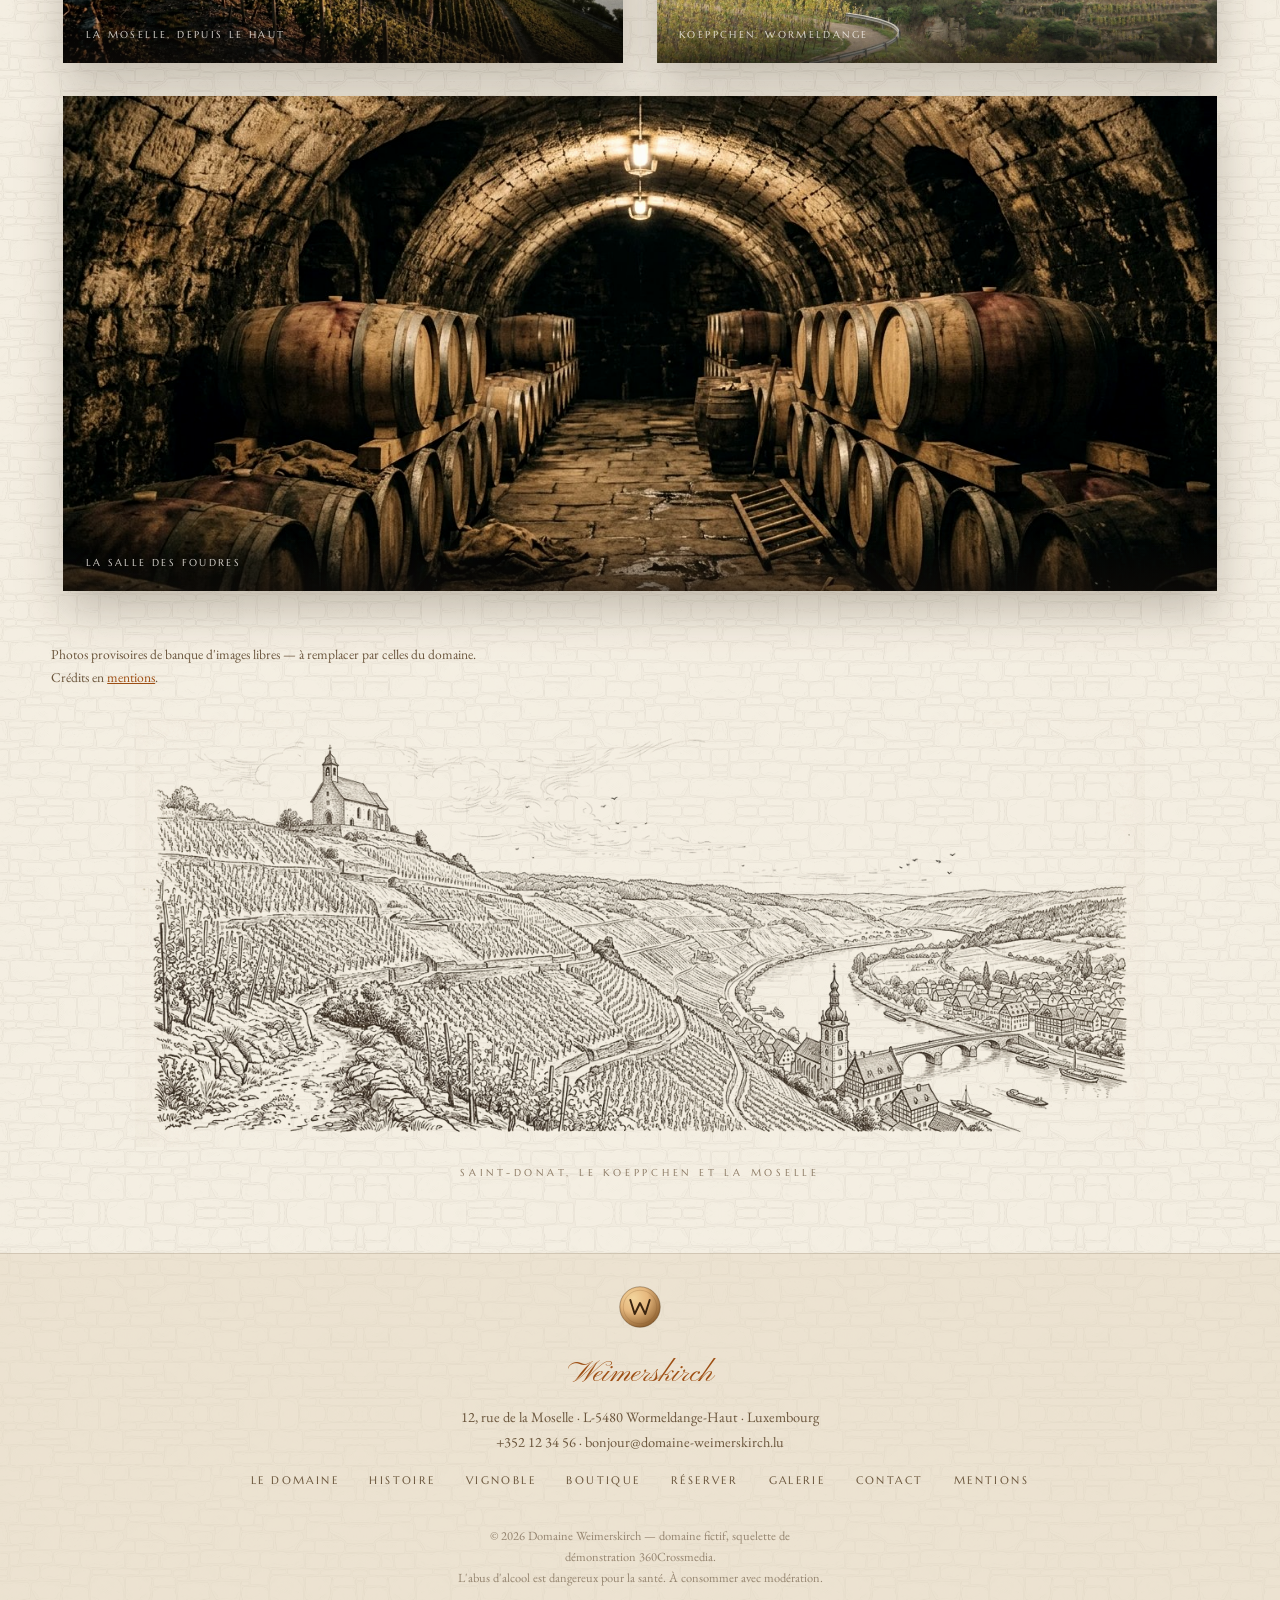
<file: galerie.html>
<!DOCTYPE html>
<html lang="fr">
<head>
<meta charset="utf-8">
<meta name="viewport" content="width=device-width, initial-scale=1">
<title>Galerie — Domaine Weimerskirch</title>
<meta name="description" content="Le coteau, la cave et l'année de travail en images.">
<link rel="preconnect" href="https://fonts.googleapis.com">
<link rel="preconnect" href="https://fonts.gstatic.com" crossorigin>
<link href="https://fonts.googleapis.com/css2?family=Marcellus&family=EB+Garamond:ital,wght@0,400..600;1,400..500&family=Pinyon+Script&display=swap" rel="stylesheet">
<link rel="stylesheet" href="assets/css/site.css">
<link rel="icon" href="data:image/svg+xml,%3Csvg xmlns='http://www.w3.org/2000/svg' viewBox='0 0 32 32'%3E%3Ccircle cx='16' cy='16' r='15' fill='%23e6b87e'/%3E%3Cpath d='M9 11 L12.4 21.5 L16 13.5 L19.6 21.5 L23 11' fill='none' stroke='%233a2410' stroke-width='2.6' stroke-linejoin='round' stroke-linecap='round'/%3E%3C/svg%3E">
</head>
<body>
<a class="saut-contenu" href="#contenu">Aller au contenu</a>

<div class="barre barre--posee" data-barre>
  <a class="marque" href="index.html">
    <svg class="marque__sceau" viewBox="0 0 100 100" aria-hidden="true">
  <defs><radialGradient id="orSceaumarquesceau" cx="34%" cy="28%" r="78%">
    <stop offset="0%" stop-color="#f2d49c"/><stop offset="45%" stop-color="#e6b87e"/><stop offset="100%" stop-color="#8a5c2c"/>
  </radialGradient></defs>
  <circle cx="50" cy="50" r="46" fill="url(#orSceaumarquesceau)"/>
  <circle cx="50" cy="50" r="46" fill="none" stroke="#553a1c" stroke-width="1"/>
  <circle cx="50" cy="50" r="38" fill="none" stroke="#7a5228" stroke-width="0.7" opacity="0.7"/>
  <path d="M28 34 L38 66 L50 41 L62 66 L72 34" fill="none" stroke="#3a2410" stroke-width="4.4" stroke-linejoin="round" stroke-linecap="round"/>
</svg>
    <span class="marque__nom">Weimerskirch<span class="marque__lieu">Wormeldange · Moselle</span></span>
  </a>
  <button class="bouton-menu" type="button" data-bouton-menu aria-expanded="false" aria-controls="navigation">Menu</button>
  <nav class="nav" id="navigation" data-nav aria-label="Principale">
    <a href="index.html">Le domaine</a>
    <a href="histoire.html">Histoire</a>
    <a href="vignoble.html">Vignoble</a>
    <a href="boutique.html">Boutique</a>
    <a class="nav__panier" href="boutique.html#panier" data-panier-lien data-vide="true">Panier</a>
    <a class="nav__action" href="reservation.html">Réserver</a>
  </nav>
</div>
<main id="contenu">
<section class="section" style="padding-top:3rem">
  <div class="section__contenu">
    <p class="avant-titre">Galerie</p>
    <h1>Ce qu'on voit <em>depuis la pente.</em></h1>
    <p class="sourdine" style="margin-bottom:3rem">De la taille de janvier au dernier passage de novembre.</p>

    <div class="galerie">
      <figure class="cliche cliche--large" data-apparait>
        <img src="assets/img/coteau-automne.jpg" alt="Les rangs descendent vers la Moselle, le village en contrebas." loading="lazy">
        <figcaption>Le coteau en automne</figcaption>
      </figure>
      <figure class="cliche cliche--haut" data-apparait>
        <img src="assets/img/raisin-portrait.jpg" alt="Grappe de riesling à contre-jour." loading="lazy">
        <figcaption>Riesling, fin septembre</figcaption>
      </figure>
      <figure class="cliche cliche--tiers" data-apparait>
        <img src="assets/img/chapelle.jpg" alt="La chapelle Saint-Donat dans les vignes." loading="lazy">
        <figcaption>Saint-Donat, Koeppchen</figcaption>
      </figure>
      <figure class="cliche cliche--tiers" data-apparait>
        <img src="assets/img/vendange-mains.jpg" alt="Vendange à la main." loading="lazy">
        <figcaption>Vendange, premier passage</figcaption>
      </figure>
      <figure class="cliche cliche--tiers" data-apparait>
        <img src="assets/img/raisin-paysage.jpg" alt="Grappes dorées sur le cep." loading="lazy">
        <figcaption>Pleine maturité</figcaption>
      </figure>
      <figure class="cliche cliche--demi" data-apparait>
        <img src="assets/img/moselle.jpg" alt="La Moselle vue des vignes." loading="lazy">
        <figcaption>La Moselle, depuis le haut</figcaption>
      </figure>
      <figure class="cliche cliche--demi" data-apparait>
        <img src="assets/img/koeppchen.jpg" alt="Le Koeppchen au-dessus du village." loading="lazy">
        <figcaption>Koeppchen, Wormeldange</figcaption>
      </figure>
      <figure class="cliche cliche--plein" data-apparait>
        <img src="assets/img/cave-foudres.jpg" alt="Les fûts dans la pénombre de la cave." loading="lazy">
        <figcaption>La salle des foudres</figcaption>
      </figure>
    </div>

    <p class="sourdine" style="margin-top:2.5rem;font-size:0.85rem">Photos provisoires de banque d'images
    libres — à remplacer par celles du domaine. Crédits en <a href="mentions.html">mentions</a>.</p>
  </div>
</section>
</main>

<footer class="pied">
  <div class="pied__sceau"><svg class="" viewBox="0 0 100 100" aria-hidden="true">
  <defs><radialGradient id="orSceau" cx="34%" cy="28%" r="78%">
    <stop offset="0%" stop-color="#f2d49c"/><stop offset="45%" stop-color="#e6b87e"/><stop offset="100%" stop-color="#8a5c2c"/>
  </radialGradient></defs>
  <circle cx="50" cy="50" r="46" fill="url(#orSceau)"/>
  <circle cx="50" cy="50" r="46" fill="none" stroke="#553a1c" stroke-width="1"/>
  <circle cx="50" cy="50" r="38" fill="none" stroke="#7a5228" stroke-width="0.7" opacity="0.7"/>
  <path d="M28 34 L38 66 L50 41 L62 66 L72 34" fill="none" stroke="#3a2410" stroke-width="4.4" stroke-linejoin="round" stroke-linecap="round"/>
</svg></div>
  <p class="pied__nom">Weimerskirch</p>
  <p class="pied__adresse">12, rue de la Moselle · L-5480 Wormeldange-Haut · Luxembourg<br>
  <a href="tel:+352123456">+352 12 34 56</a> · <a href="mailto:bonjour@domaine-weimerskirch.lu">bonjour@domaine-weimerskirch.lu</a></p>
  <nav class="pied__nav" aria-label="Pied de page">
    <a href="index.html">Le domaine</a>
    <a href="histoire.html">Histoire</a>
    <a href="vignoble.html">Vignoble</a>
    <a href="boutique.html">Boutique</a>
    <a href="reservation.html">Réserver</a>
    <a href="galerie.html">Galerie</a>
    <a href="contact.html">Contact</a>
    <a href="mentions.html">Mentions</a>
  </nav>
  <p class="pied__mention">© 2026 Domaine Weimerskirch — domaine fictif, squelette de démonstration 360Crossmedia.<br>
  L'abus d'alcool est dangereux pour la santé. À consommer avec modération.</p>
</footer>
<script src="assets/js/site.js"></script>
</body>
</html>
</file>
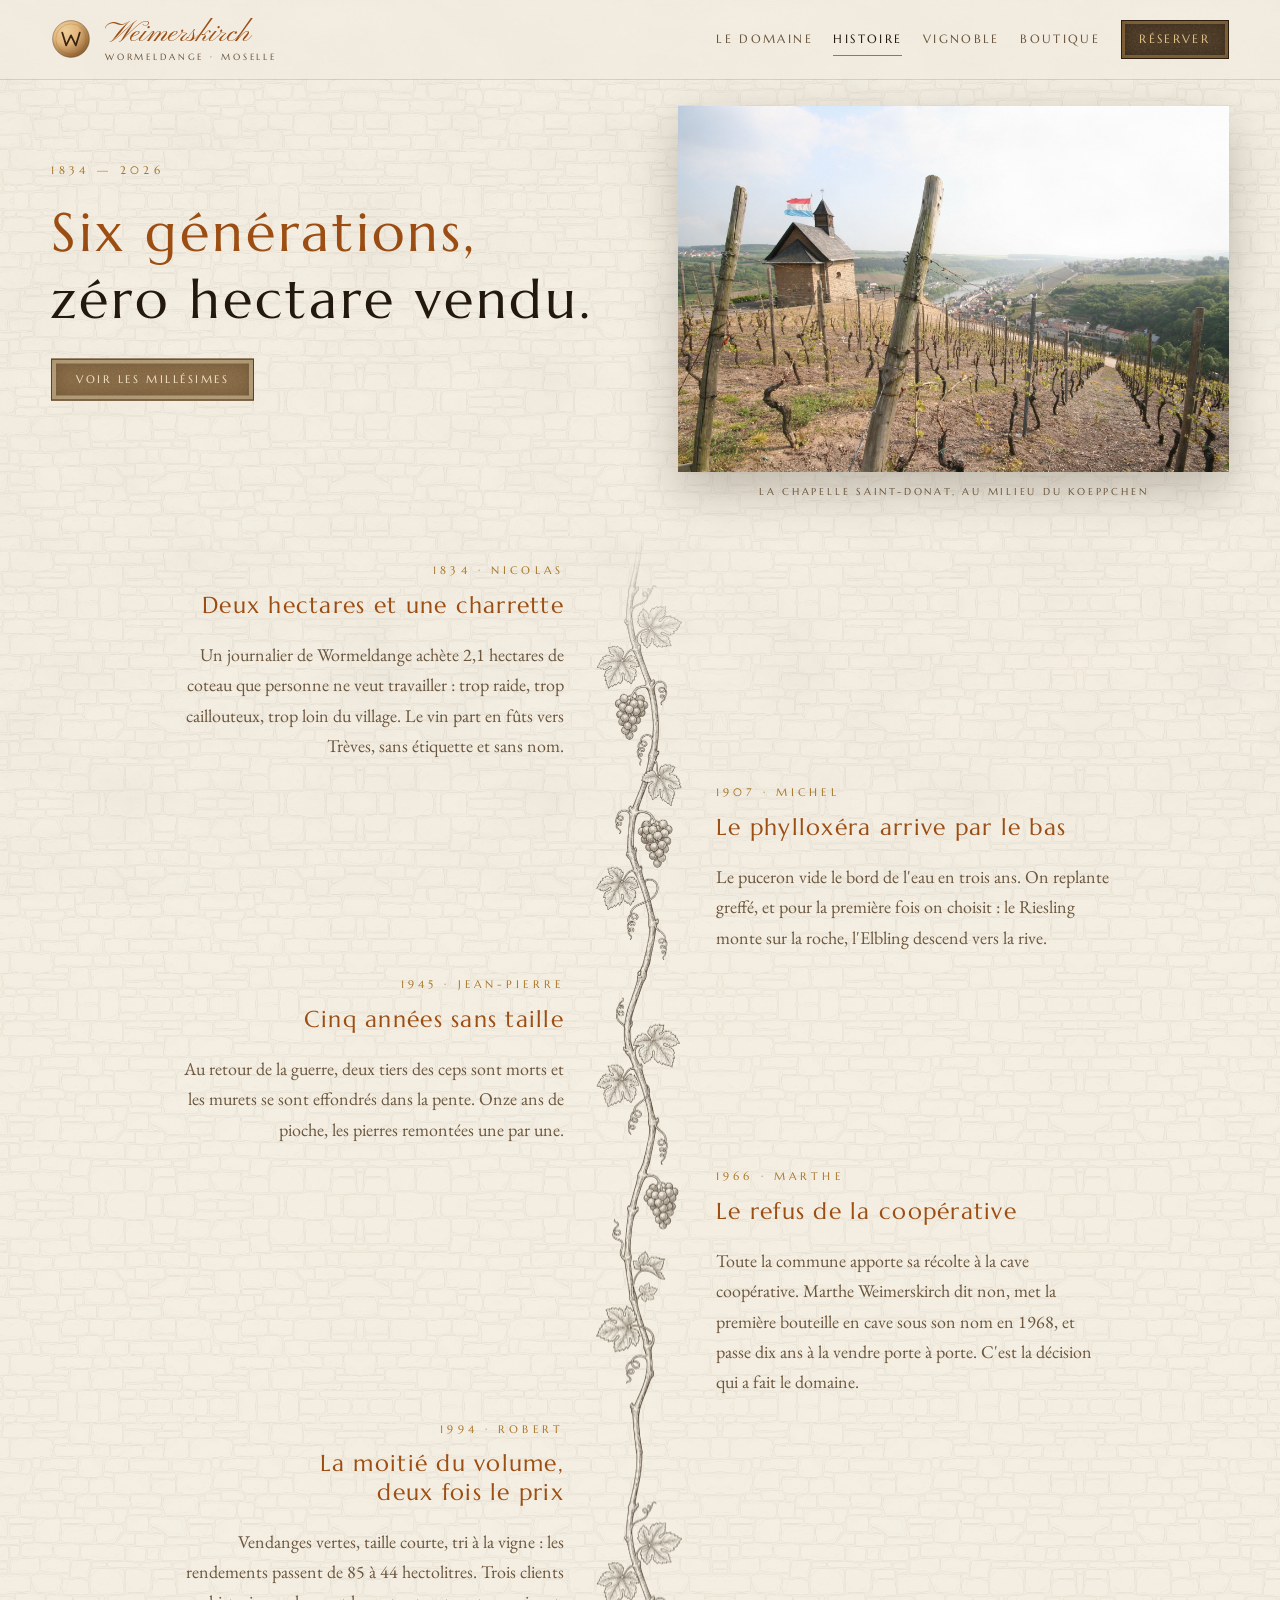
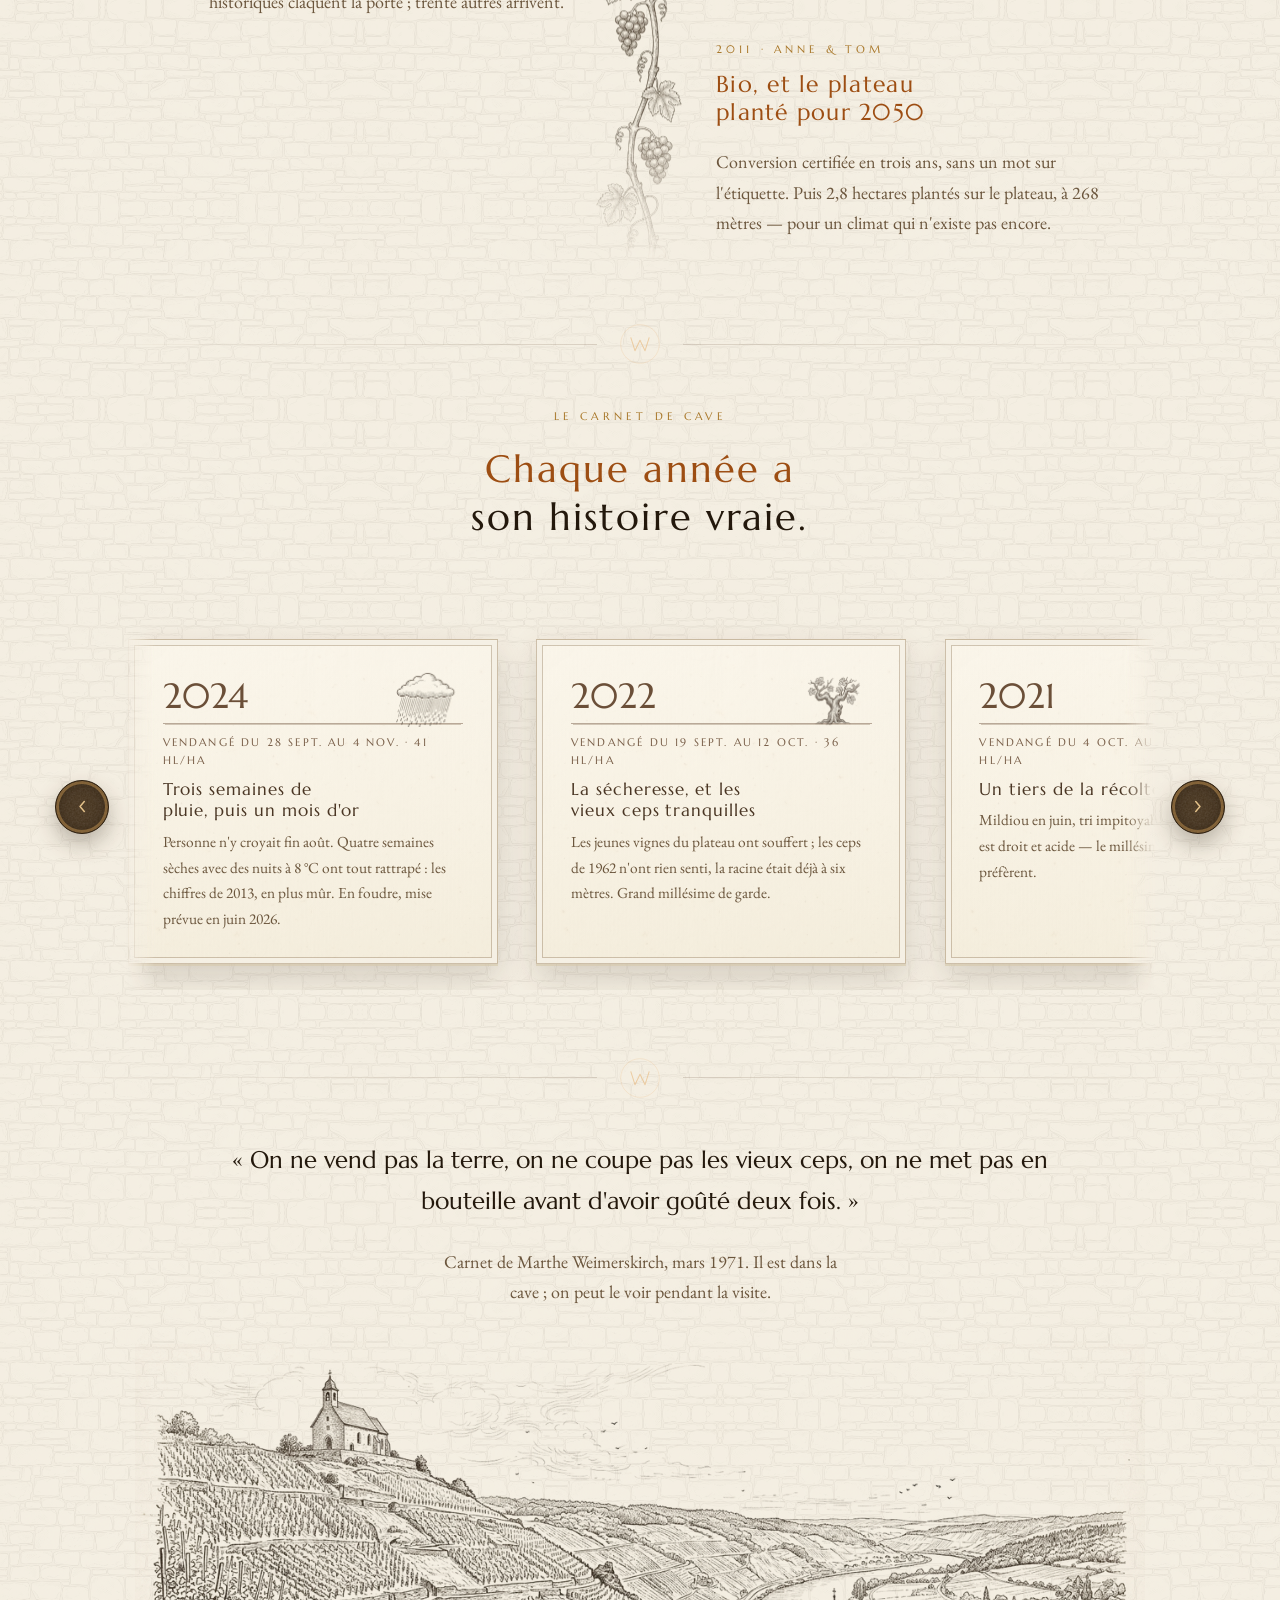
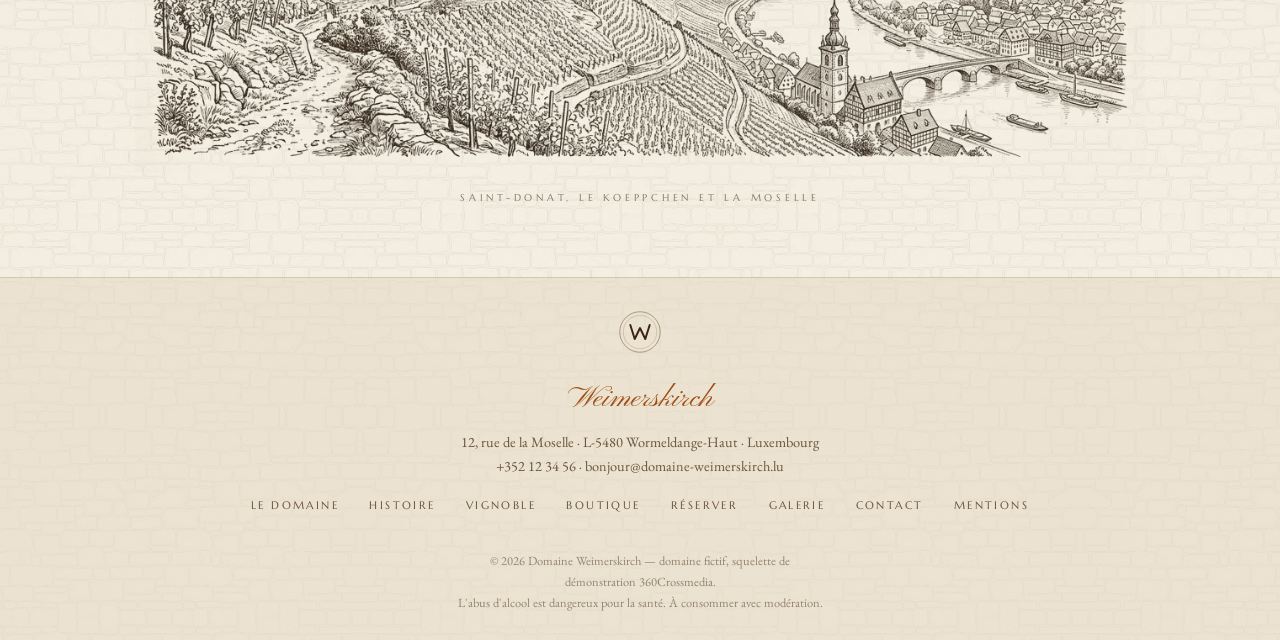
<file: histoire.html>
<!DOCTYPE html>
<html lang="fr">
<head>
<meta charset="utf-8">
<meta name="viewport" content="width=device-width, initial-scale=1">
<title>Histoire &amp; millésimes — Domaine Weimerskirch</title>
<meta name="description" content="Six générations sur le même coteau depuis 1834 : le phylloxéra, deux guerres, le refus de la coopérative, la conversion bio.">
<link rel="preconnect" href="https://fonts.googleapis.com">
<link rel="preconnect" href="https://fonts.gstatic.com" crossorigin>
<link href="https://fonts.googleapis.com/css2?family=Marcellus&family=EB+Garamond:ital,wght@0,400..600;1,400..500&family=Pinyon+Script&display=swap" rel="stylesheet">
<link rel="stylesheet" href="assets/css/site.css">
<link rel="icon" href="data:image/svg+xml,%3Csvg xmlns='http://www.w3.org/2000/svg' viewBox='0 0 32 32'%3E%3Ccircle cx='16' cy='16' r='15' fill='%23e6b87e'/%3E%3Cpath d='M9 11 L12.4 21.5 L16 13.5 L19.6 21.5 L23 11' fill='none' stroke='%233a2410' stroke-width='2.6' stroke-linejoin='round' stroke-linecap='round'/%3E%3C/svg%3E">
</head>
<body>
<a class="saut-contenu" href="#contenu">Aller au contenu</a>

<div class="barre" data-barre>
  <a class="marque" href="index.html">
    <svg class="marque__sceau" viewBox="0 0 100 100" aria-hidden="true">
  <defs><radialGradient id="orSceaumarquesceau" cx="34%" cy="28%" r="78%">
    <stop offset="0%" stop-color="#f2d49c"/><stop offset="45%" stop-color="#e6b87e"/><stop offset="100%" stop-color="#8a5c2c"/>
  </radialGradient></defs>
  <circle cx="50" cy="50" r="46" fill="url(#orSceaumarquesceau)"/>
  <circle cx="50" cy="50" r="46" fill="none" stroke="#553a1c" stroke-width="1"/>
  <circle cx="50" cy="50" r="38" fill="none" stroke="#7a5228" stroke-width="0.7" opacity="0.7"/>
  <path d="M28 34 L38 66 L50 41 L62 66 L72 34" fill="none" stroke="#3a2410" stroke-width="4.4" stroke-linejoin="round" stroke-linecap="round"/>
</svg>
    <span class="marque__nom">Weimerskirch<span class="marque__lieu">Wormeldange · Moselle</span></span>
  </a>
  <button class="bouton-menu" type="button" data-bouton-menu aria-expanded="false" aria-controls="navigation">Menu</button>
  <nav class="nav" id="navigation" data-nav aria-label="Principale">
    <a href="index.html">Le domaine</a>
    <a href="histoire.html" aria-current="page">Histoire</a>
    <a href="vignoble.html">Vignoble</a>
    <a href="boutique.html">Boutique</a>
    <a class="nav__panier" href="boutique.html#panier" data-panier-lien data-vide="true">Panier</a>
    <a class="nav__action" href="reservation.html">Réserver</a>
  </nav>
</div>
<header class="entree entree--page" id="contenu">
  <div class="entree__dire">
    <p class="avant-titre" data-lever>1834 — 2026</p>
    <h1 data-lever="2">Six générations,<br><em>zéro hectare vendu.</em></h1>
    <p data-lever="3" style="margin-top:1.6rem"><a class="bouton" href="#carnet" data-saut="carnet" style="padding:0.7rem 1.5rem;font-size:0.66rem">Voir les millésimes</a></p>
  </div>
  <figure class="vue" data-apparait>
    <img src="assets/img/chapelle.jpg" alt="La chapelle Saint-Donat au milieu des vignes du Koeppchen." fetchpriority="high">
    <figcaption>La chapelle Saint-Donat, au milieu du Koeppchen</figcaption>
  </figure>
</header>

<section class="section">
  <div class="section__contenu">
    <div class="lignee">
      <article class="lignee__temps" data-apparait>
        <div class="lignee__sceau"><svg class="" viewBox="0 0 100 100" aria-hidden="true">
  <defs><radialGradient id="orSceau" cx="34%" cy="28%" r="78%">
    <stop offset="0%" stop-color="#f2d49c"/><stop offset="45%" stop-color="#e6b87e"/><stop offset="100%" stop-color="#8a5c2c"/>
  </radialGradient></defs>
  <circle cx="50" cy="50" r="46" fill="url(#orSceau)"/>
  <circle cx="50" cy="50" r="46" fill="none" stroke="#553a1c" stroke-width="1"/>
  <circle cx="50" cy="50" r="38" fill="none" stroke="#7a5228" stroke-width="0.7" opacity="0.7"/>
  <path d="M28 34 L38 66 L50 41 L62 66 L72 34" fill="none" stroke="#3a2410" stroke-width="4.4" stroke-linejoin="round" stroke-linecap="round"/>
</svg></div>
        <span class="lignee__epoque">1834 · Nicolas</span>
        <h3>Deux hectares et une charrette</h3>
        <p>Un journalier de Wormeldange achète 2,1 hectares de coteau que personne ne veut
        travailler : trop raide, trop caillouteux, trop loin du village. Le vin part en fûts
        vers Trèves, sans étiquette et sans nom.</p>
      </article>
      <article class="lignee__temps" data-apparait>
        <div class="lignee__sceau"><svg class="" viewBox="0 0 100 100" aria-hidden="true">
  <defs><radialGradient id="orSceau" cx="34%" cy="28%" r="78%">
    <stop offset="0%" stop-color="#f2d49c"/><stop offset="45%" stop-color="#e6b87e"/><stop offset="100%" stop-color="#8a5c2c"/>
  </radialGradient></defs>
  <circle cx="50" cy="50" r="46" fill="url(#orSceau)"/>
  <circle cx="50" cy="50" r="46" fill="none" stroke="#553a1c" stroke-width="1"/>
  <circle cx="50" cy="50" r="38" fill="none" stroke="#7a5228" stroke-width="0.7" opacity="0.7"/>
  <path d="M28 34 L38 66 L50 41 L62 66 L72 34" fill="none" stroke="#3a2410" stroke-width="4.4" stroke-linejoin="round" stroke-linecap="round"/>
</svg></div>
        <span class="lignee__epoque">1907 · Michel</span>
        <h3>Le phylloxéra arrive par le bas</h3>
        <p>Le puceron vide le bord de l'eau en trois ans. On replante greffé, et pour la
        première fois on choisit : le Riesling monte sur la roche, l'Elbling descend
        vers la rive.</p>
      </article>
      <article class="lignee__temps" data-apparait>
        <div class="lignee__sceau"><svg class="" viewBox="0 0 100 100" aria-hidden="true">
  <defs><radialGradient id="orSceau" cx="34%" cy="28%" r="78%">
    <stop offset="0%" stop-color="#f2d49c"/><stop offset="45%" stop-color="#e6b87e"/><stop offset="100%" stop-color="#8a5c2c"/>
  </radialGradient></defs>
  <circle cx="50" cy="50" r="46" fill="url(#orSceau)"/>
  <circle cx="50" cy="50" r="46" fill="none" stroke="#553a1c" stroke-width="1"/>
  <circle cx="50" cy="50" r="38" fill="none" stroke="#7a5228" stroke-width="0.7" opacity="0.7"/>
  <path d="M28 34 L38 66 L50 41 L62 66 L72 34" fill="none" stroke="#3a2410" stroke-width="4.4" stroke-linejoin="round" stroke-linecap="round"/>
</svg></div>
        <span class="lignee__epoque">1945 · Jean-Pierre</span>
        <h3>Cinq années sans taille</h3>
        <p>Au retour de la guerre, deux tiers des ceps sont morts et les murets se sont
        effondrés dans la pente. Onze ans de pioche, les pierres remontées une par une.</p>
      </article>
      <article class="lignee__temps" data-apparait>
        <div class="lignee__sceau"><svg class="" viewBox="0 0 100 100" aria-hidden="true">
  <defs><radialGradient id="orSceau" cx="34%" cy="28%" r="78%">
    <stop offset="0%" stop-color="#f2d49c"/><stop offset="45%" stop-color="#e6b87e"/><stop offset="100%" stop-color="#8a5c2c"/>
  </radialGradient></defs>
  <circle cx="50" cy="50" r="46" fill="url(#orSceau)"/>
  <circle cx="50" cy="50" r="46" fill="none" stroke="#553a1c" stroke-width="1"/>
  <circle cx="50" cy="50" r="38" fill="none" stroke="#7a5228" stroke-width="0.7" opacity="0.7"/>
  <path d="M28 34 L38 66 L50 41 L62 66 L72 34" fill="none" stroke="#3a2410" stroke-width="4.4" stroke-linejoin="round" stroke-linecap="round"/>
</svg></div>
        <span class="lignee__epoque">1966 · Marthe</span>
        <h3>Le refus de la coopérative</h3>
        <p>Toute la commune apporte sa récolte à la cave coopérative. Marthe Weimerskirch
        dit non, met la première bouteille en cave sous son nom en 1968, et passe dix ans
        à la vendre porte à porte. C'est la décision qui a fait le domaine.</p>
      </article>
      <article class="lignee__temps" data-apparait>
        <div class="lignee__sceau"><svg class="" viewBox="0 0 100 100" aria-hidden="true">
  <defs><radialGradient id="orSceau" cx="34%" cy="28%" r="78%">
    <stop offset="0%" stop-color="#f2d49c"/><stop offset="45%" stop-color="#e6b87e"/><stop offset="100%" stop-color="#8a5c2c"/>
  </radialGradient></defs>
  <circle cx="50" cy="50" r="46" fill="url(#orSceau)"/>
  <circle cx="50" cy="50" r="46" fill="none" stroke="#553a1c" stroke-width="1"/>
  <circle cx="50" cy="50" r="38" fill="none" stroke="#7a5228" stroke-width="0.7" opacity="0.7"/>
  <path d="M28 34 L38 66 L50 41 L62 66 L72 34" fill="none" stroke="#3a2410" stroke-width="4.4" stroke-linejoin="round" stroke-linecap="round"/>
</svg></div>
        <span class="lignee__epoque">1994 · Robert</span>
        <h3>La moitié du volume, deux fois le prix</h3>
        <p>Vendanges vertes, taille courte, tri à la vigne : les rendements passent de 85 à
        44 hectolitres. Trois clients historiques claquent la porte ; trente autres arrivent.</p>
      </article>
      <article class="lignee__temps" data-apparait>
        <div class="lignee__sceau"><svg class="" viewBox="0 0 100 100" aria-hidden="true">
  <defs><radialGradient id="orSceau" cx="34%" cy="28%" r="78%">
    <stop offset="0%" stop-color="#f2d49c"/><stop offset="45%" stop-color="#e6b87e"/><stop offset="100%" stop-color="#8a5c2c"/>
  </radialGradient></defs>
  <circle cx="50" cy="50" r="46" fill="url(#orSceau)"/>
  <circle cx="50" cy="50" r="46" fill="none" stroke="#553a1c" stroke-width="1"/>
  <circle cx="50" cy="50" r="38" fill="none" stroke="#7a5228" stroke-width="0.7" opacity="0.7"/>
  <path d="M28 34 L38 66 L50 41 L62 66 L72 34" fill="none" stroke="#3a2410" stroke-width="4.4" stroke-linejoin="round" stroke-linecap="round"/>
</svg></div>
        <span class="lignee__epoque">2011 · Anne &amp; Tom</span>
        <h3>Bio, et le plateau planté pour 2050</h3>
        <p>Conversion certifiée en trois ans, sans un mot sur l'étiquette. Puis 2,8 hectares
        plantés sur le plateau, à 268 mètres — pour un climat qui n'existe pas encore.</p>
      </article>
    </div>
  </div>
</section>


<section class="section" id="carnet">
  <div class="section__contenu centre" data-apparait>
    <div class="sceau-section" aria-hidden="true"><svg viewBox="0 0 100 100" aria-hidden="true">
  <circle cx="50" cy="50" r="46" fill="none" stroke="#e6b87e" stroke-width="1" opacity="0.55"/>
  <path d="M28 34 L38 66 L50 41 L62 66 L72 34" fill="none" stroke="#e6b87e" stroke-width="2.4" stroke-linejoin="round" opacity="0.65"/>
</svg></div>
    <p class="avant-titre">Le carnet de cave</p>
    <h2>Chaque année a<br><em>son histoire vraie.</em></h2>
  </div>
</section>


<section class="section">
  <div class="section__contenu carnet-cadre">
    <button class="carnet__fleche carnet__fleche--prec" type="button" data-carnet-prec aria-label="Millésimes précédents"><svg viewBox="0 0 24 24" width="17" height="17" aria-hidden="true"><path d="M14.5 5 L8.5 12 L14.5 19" fill="none" stroke="currentColor" stroke-width="2.1" stroke-linecap="round" stroke-linejoin="round"/></svg></button>
    <div class="livre" data-livre>

      <article class="livre__an" data-apparait>
        <img class="livre__motif" src="assets/img/vignette-pluie.png" alt="" aria-hidden="true">
        <div class="livre__annee">2024</div>
        <div>
          <span class="livre__vendange">Vendangé du 28 sept. au 4 nov. · 41 hl/ha</span>
          <h3>Trois semaines de pluie, puis un mois d'or</h3>
          <p>Personne n'y croyait fin août. Quatre semaines sèches avec des nuits à 8 °C ont tout rattrapé : les chiffres de 2013, en plus mûr. En foudre, mise prévue en juin 2026.</p>
        </div>
      </article>

      <article class="livre__an" data-apparait>
        <img class="livre__motif" src="assets/img/vignette-cep.png" alt="" aria-hidden="true">
        <div class="livre__annee">2022</div>
        <div>
          <span class="livre__vendange">Vendangé du 19 sept. au 12 oct. · 36 hl/ha</span>
          <h3>La sécheresse, et les vieux ceps tranquilles</h3>
          <p>Les jeunes vignes du plateau ont souffert ; les ceps de 1962 n'ont rien senti, la racine était déjà à six mètres. Grand millésime de garde.</p>
        </div>
      </article>

      <article class="livre__an" data-apparait>
        <img class="livre__motif" src="assets/img/vignette-grappe.png" alt="" aria-hidden="true">
        <div class="livre__annee">2021</div>
        <div>
          <span class="livre__vendange">Vendangé du 4 oct. au 3 nov. · 39 hl/ha</span>
          <h3>Un tiers de la récolte laissé au sol</h3>
          <p>Mildiou en juin, tri impitoyable. Ce qui est rentré est droit et acide — le millésime que les sommeliers préfèrent.</p>
        </div>
      </article>

      <article class="livre__an" data-apparait>
        <img class="livre__motif" src="assets/img/vignette-soleil.png" alt="" aria-hidden="true">
        <div class="livre__annee">2015</div>
        <div>
          <span class="livre__vendange">Vendangé du 28 sept. au 22 oct. · 42 hl/ha</span>
          <h3>La référence récente</h3>
          <p>Été sec, pluie exactement au bon moment le 12 septembre. Les Koeppchen 2015 sont encore fermés ; les ouvrir maintenant est un gâchis.</p>
        </div>
      </article>

      <article class="livre__an" data-apparait>
        <img class="livre__motif" src="assets/img/vignette-givre.png" alt="" aria-hidden="true">
        <div class="livre__annee">2013</div>
        <div>
          <span class="livre__vendange">Vendangé du 10 oct. au 9 nov. · 31 hl/ha</span>
          <h3>Froide, petite, interminable</h3>
          <p>Année froide et minuscule. Tout le monde s'est trompé : neuf grammes d'acidité, une garde qui n'en finit pas.</p>
        </div>
      </article>

      <article class="livre__an" data-apparait>
        <img class="livre__motif" src="assets/img/vignette-soleil.png" alt="" aria-hidden="true">
        <div class="livre__annee">2003</div>
        <div>
          <span class="livre__vendange">Vendangé du 1er au 18 sept. · 29 hl/ha</span>
          <h3>Le millésime raté qu'on garde exprès</h3>
          <p>La canicule. Raisins cuits, acidité absente. Gardé comme avertissement : c'est l'année qui a fait planter le plateau.</p>
        </div>
      </article>

      <article class="livre__an" data-apparait>
        <img class="livre__motif" src="assets/img/vignette-tonneau.png" alt="" aria-hidden="true">
        <div class="livre__annee">1990</div>
        <div>
          <span class="livre__vendange">Vendangé du 8 oct. au 6 nov. · 54 hl/ha</span>
          <h3>Le dernier de l'ancien monde</h3>
          <p>Vendangé en octobre plein, comme du temps de Marthe. Deux caisses dorment encore à onze mètres ; elles ne sont pas à vendre, mais on en ouvre parfois une pendant les visites.</p>
        </div>
      </article>
  </div>
    <button class="carnet__fleche carnet__fleche--suiv" type="button" data-carnet-suiv aria-label="Millésimes suivants"><svg viewBox="0 0 24 24" width="17" height="17" aria-hidden="true"><path d="M9.5 5 L15.5 12 L9.5 19" fill="none" stroke="currentColor" stroke-width="2.1" stroke-linecap="round" stroke-linejoin="round"/></svg></button>
  </div>
</section>


<section class="section section--panneau">
  <div class="section__contenu centre" data-apparait>
    <div class="sceau-section" aria-hidden="true"><svg viewBox="0 0 100 100" aria-hidden="true">
  <circle cx="50" cy="50" r="46" fill="none" stroke="#e6b87e" stroke-width="1" opacity="0.55"/>
  <path d="M28 34 L38 66 L50 41 L62 66 L72 34" fill="none" stroke="#e6b87e" stroke-width="2.4" stroke-linejoin="round" opacity="0.65"/>
</svg></div>
    <p style="font-family:var(--titre);font-size:clamp(1.15rem,2vw,1.5rem);color:var(--encre);max-width:44ch;margin-inline:auto">
    « On ne vend pas la terre, on ne coupe pas les vieux ceps, on ne met pas en
    bouteille avant d'avoir goûté deux fois. »</p>
    <p class="sourdine" style="margin:1.2rem auto 0;max-width:44ch">Carnet de Marthe Weimerskirch, mars 1971.
    Il est dans la cave ; on peut le voir pendant la visite.</p>
  </div>
</section>

<footer class="pied">
  <div class="pied__sceau"><svg class="" viewBox="0 0 100 100" aria-hidden="true">
  <defs><radialGradient id="orSceau" cx="34%" cy="28%" r="78%">
    <stop offset="0%" stop-color="#f2d49c"/><stop offset="45%" stop-color="#e6b87e"/><stop offset="100%" stop-color="#8a5c2c"/>
  </radialGradient></defs>
  <circle cx="50" cy="50" r="46" fill="url(#orSceau)"/>
  <circle cx="50" cy="50" r="46" fill="none" stroke="#553a1c" stroke-width="1"/>
  <circle cx="50" cy="50" r="38" fill="none" stroke="#7a5228" stroke-width="0.7" opacity="0.7"/>
  <path d="M28 34 L38 66 L50 41 L62 66 L72 34" fill="none" stroke="#3a2410" stroke-width="4.4" stroke-linejoin="round" stroke-linecap="round"/>
</svg></div>
  <p class="pied__nom">Weimerskirch</p>
  <p class="pied__adresse">12, rue de la Moselle · L-5480 Wormeldange-Haut · Luxembourg<br>
  <a href="tel:+352123456">+352 12 34 56</a> · <a href="mailto:bonjour@domaine-weimerskirch.lu">bonjour@domaine-weimerskirch.lu</a></p>
  <nav class="pied__nav" aria-label="Pied de page">
    <a href="index.html">Le domaine</a>
    <a href="histoire.html">Histoire</a>
    <a href="vignoble.html">Vignoble</a>
    <a href="boutique.html">Boutique</a>
    <a href="reservation.html">Réserver</a>
    <a href="galerie.html">Galerie</a>
    <a href="contact.html">Contact</a>
    <a href="mentions.html">Mentions</a>
  </nav>
  <p class="pied__mention">© 2026 Domaine Weimerskirch — domaine fictif, squelette de démonstration 360Crossmedia.<br>
  L'abus d'alcool est dangereux pour la santé. À consommer avec modération.</p>
</footer>
<script src="assets/js/site.js"></script>
</body>
</html>
</file>
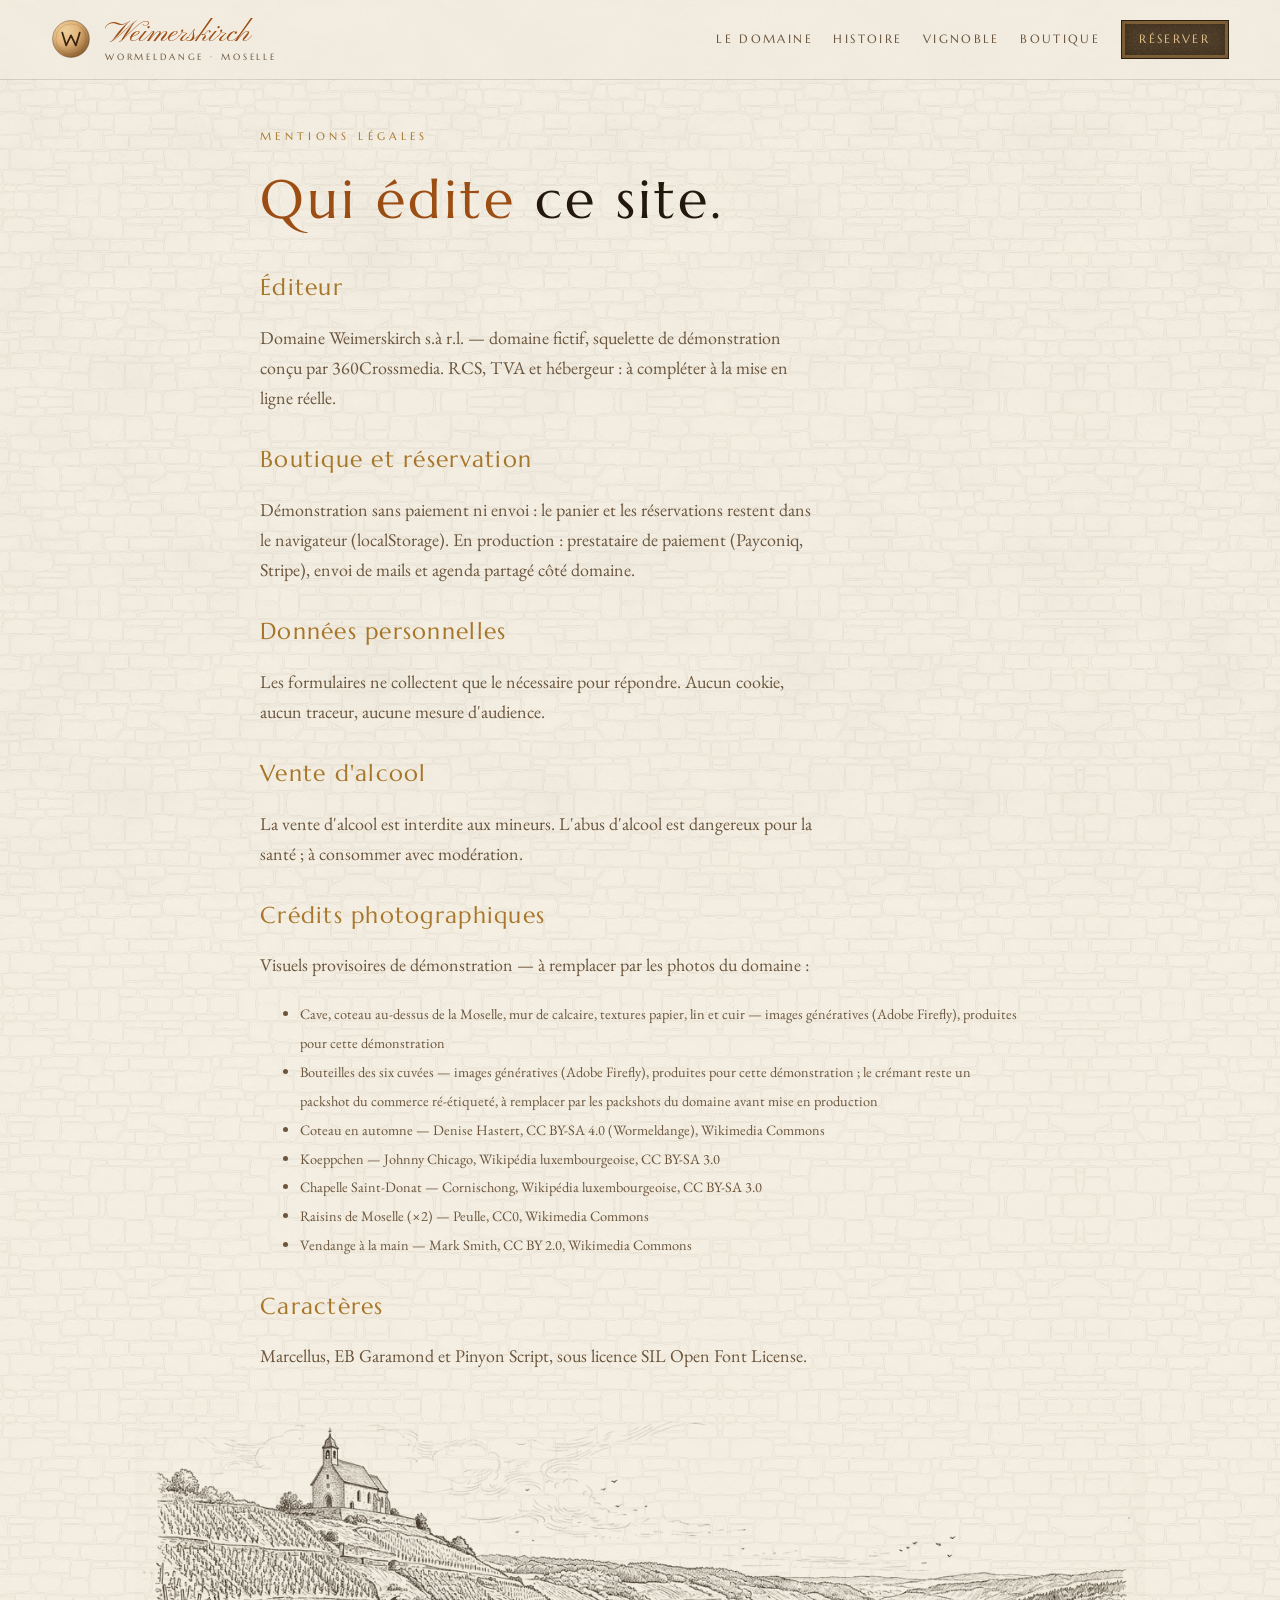
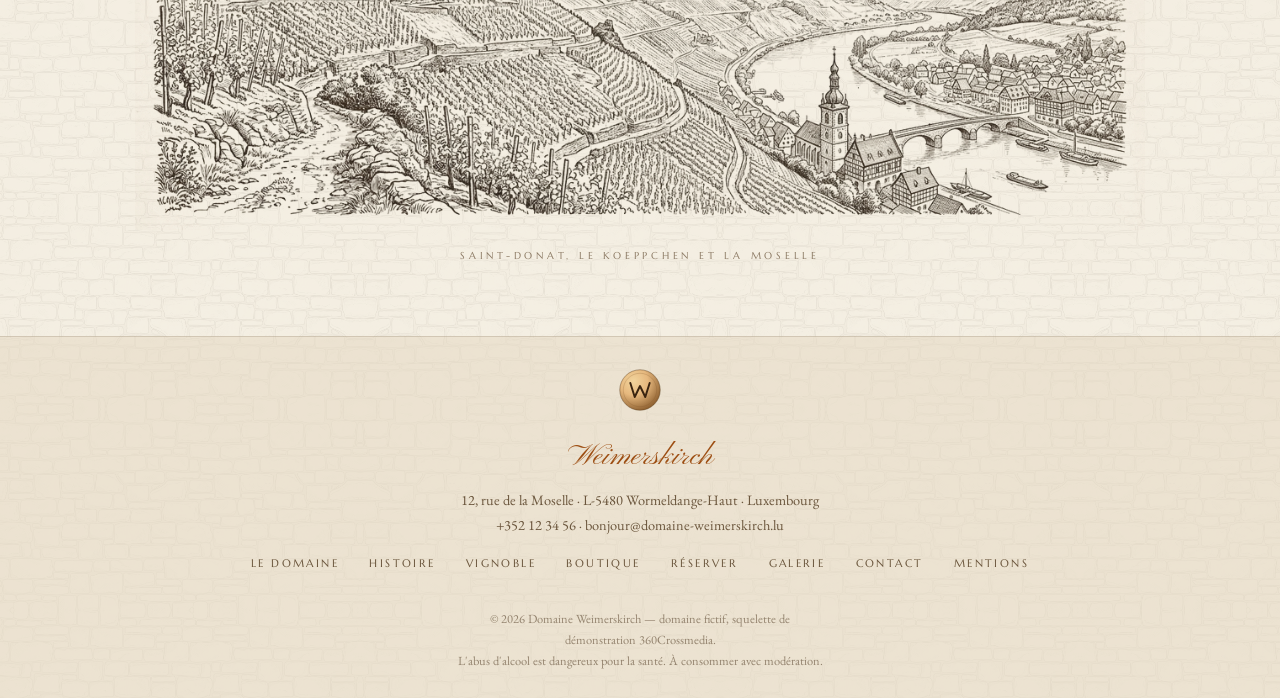
<file: mentions.html>
<!DOCTYPE html>
<html lang="fr">
<head>
<meta charset="utf-8">
<meta name="viewport" content="width=device-width, initial-scale=1">
<title>Mentions légales — Domaine Weimerskirch</title>
<meta name="description" content="Éditeur, données personnelles et crédits photographiques.">
<link rel="preconnect" href="https://fonts.googleapis.com">
<link rel="preconnect" href="https://fonts.gstatic.com" crossorigin>
<link href="https://fonts.googleapis.com/css2?family=Marcellus&family=EB+Garamond:ital,wght@0,400..600;1,400..500&family=Pinyon+Script&display=swap" rel="stylesheet">
<link rel="stylesheet" href="assets/css/site.css">
<link rel="icon" href="data:image/svg+xml,%3Csvg xmlns='http://www.w3.org/2000/svg' viewBox='0 0 32 32'%3E%3Ccircle cx='16' cy='16' r='15' fill='%23e6b87e'/%3E%3Cpath d='M9 11 L12.4 21.5 L16 13.5 L19.6 21.5 L23 11' fill='none' stroke='%233a2410' stroke-width='2.6' stroke-linejoin='round' stroke-linecap='round'/%3E%3C/svg%3E">
<meta name="robots" content="noindex">
</head>
<body>
<a class="saut-contenu" href="#contenu">Aller au contenu</a>

<div class="barre barre--posee" data-barre>
  <a class="marque" href="index.html">
    <svg class="marque__sceau" viewBox="0 0 100 100" aria-hidden="true">
  <defs><radialGradient id="orSceaumarquesceau" cx="34%" cy="28%" r="78%">
    <stop offset="0%" stop-color="#f2d49c"/><stop offset="45%" stop-color="#e6b87e"/><stop offset="100%" stop-color="#8a5c2c"/>
  </radialGradient></defs>
  <circle cx="50" cy="50" r="46" fill="url(#orSceaumarquesceau)"/>
  <circle cx="50" cy="50" r="46" fill="none" stroke="#553a1c" stroke-width="1"/>
  <circle cx="50" cy="50" r="38" fill="none" stroke="#7a5228" stroke-width="0.7" opacity="0.7"/>
  <path d="M28 34 L38 66 L50 41 L62 66 L72 34" fill="none" stroke="#3a2410" stroke-width="4.4" stroke-linejoin="round" stroke-linecap="round"/>
</svg>
    <span class="marque__nom">Weimerskirch<span class="marque__lieu">Wormeldange · Moselle</span></span>
  </a>
  <button class="bouton-menu" type="button" data-bouton-menu aria-expanded="false" aria-controls="navigation">Menu</button>
  <nav class="nav" id="navigation" data-nav aria-label="Principale">
    <a href="index.html">Le domaine</a>
    <a href="histoire.html">Histoire</a>
    <a href="vignoble.html">Vignoble</a>
    <a href="boutique.html">Boutique</a>
    <a class="nav__panier" href="boutique.html#panier" data-panier-lien data-vide="true">Panier</a>
    <a class="nav__action" href="reservation.html">Réserver</a>
  </nav>
</div>
<main id="contenu">
<section class="section" style="padding-top:3rem">
  <div class="section__contenu" style="max-width:760px">
    <p class="avant-titre">Mentions légales</p>
    <h1>Qui édite <em>ce site.</em></h1>

    <h3 style="margin-top:2.5rem">Éditeur</h3>
    <p class="sourdine">Domaine Weimerskirch s.à r.l. — domaine fictif, squelette de démonstration
    conçu par 360Crossmedia. RCS, TVA et hébergeur : à compléter à la mise en ligne réelle.</p>

    <h3 style="margin-top:2rem">Boutique et réservation</h3>
    <p class="sourdine">Démonstration sans paiement ni envoi : le panier et les réservations restent
    dans le navigateur (localStorage). En production : prestataire de paiement (Payconiq, Stripe),
    envoi de mails et agenda partagé côté domaine.</p>

    <h3 style="margin-top:2rem">Données personnelles</h3>
    <p class="sourdine">Les formulaires ne collectent que le nécessaire pour répondre. Aucun cookie,
    aucun traceur, aucune mesure d'audience.</p>

    <h3 style="margin-top:2rem">Vente d'alcool</h3>
    <p class="sourdine">La vente d'alcool est interdite aux mineurs. L'abus d'alcool est dangereux
    pour la santé ; à consommer avec modération.</p>

    <h3 style="margin-top:2rem">Crédits photographiques</h3>
    <p class="sourdine">Visuels provisoires de démonstration — à remplacer par les photos du
    domaine :</p>
    <ul class="sourdine" style="font-size:0.9rem;line-height:2">
      <li>Cave, coteau au-dessus de la Moselle, mur de calcaire, textures papier, lin et
      cuir — images génératives (Adobe Firefly), produites pour cette démonstration</li>
      <li>Bouteilles des six cuvées — images génératives (Adobe Firefly), produites pour
      cette démonstration ; le crémant reste un packshot du commerce ré-étiqueté,
      à remplacer par les packshots du domaine avant mise en production</li>
      <li>Coteau en automne — Denise Hastert, CC BY-SA 4.0 (Wormeldange), Wikimedia Commons</li>
      <li>Koeppchen — Johnny Chicago, Wikipédia luxembourgeoise, CC BY-SA 3.0</li>
      <li>Chapelle Saint-Donat — Cornischong, Wikipédia luxembourgeoise, CC BY-SA 3.0</li>
      <li>Raisins de Moselle (×2) — Peulle, CC0, Wikimedia Commons</li>
      <li>Vendange à la main — Mark Smith, CC BY 2.0, Wikimedia Commons</li>
    </ul>

    <h3 style="margin-top:2rem">Caractères</h3>
    <p class="sourdine">Marcellus, EB Garamond et Pinyon Script, sous licence SIL Open Font
    License.</p>
  </div>
</section>
</main>

<footer class="pied">
  <div class="pied__sceau"><svg class="" viewBox="0 0 100 100" aria-hidden="true">
  <defs><radialGradient id="orSceau" cx="34%" cy="28%" r="78%">
    <stop offset="0%" stop-color="#f2d49c"/><stop offset="45%" stop-color="#e6b87e"/><stop offset="100%" stop-color="#8a5c2c"/>
  </radialGradient></defs>
  <circle cx="50" cy="50" r="46" fill="url(#orSceau)"/>
  <circle cx="50" cy="50" r="46" fill="none" stroke="#553a1c" stroke-width="1"/>
  <circle cx="50" cy="50" r="38" fill="none" stroke="#7a5228" stroke-width="0.7" opacity="0.7"/>
  <path d="M28 34 L38 66 L50 41 L62 66 L72 34" fill="none" stroke="#3a2410" stroke-width="4.4" stroke-linejoin="round" stroke-linecap="round"/>
</svg></div>
  <p class="pied__nom">Weimerskirch</p>
  <p class="pied__adresse">12, rue de la Moselle · L-5480 Wormeldange-Haut · Luxembourg<br>
  <a href="tel:+352123456">+352 12 34 56</a> · <a href="mailto:bonjour@domaine-weimerskirch.lu">bonjour@domaine-weimerskirch.lu</a></p>
  <nav class="pied__nav" aria-label="Pied de page">
    <a href="index.html">Le domaine</a>
    <a href="histoire.html">Histoire</a>
    <a href="vignoble.html">Vignoble</a>
    <a href="boutique.html">Boutique</a>
    <a href="reservation.html">Réserver</a>
    <a href="galerie.html">Galerie</a>
    <a href="contact.html">Contact</a>
    <a href="mentions.html">Mentions</a>
  </nav>
  <p class="pied__mention">© 2026 Domaine Weimerskirch — domaine fictif, squelette de démonstration 360Crossmedia.<br>
  L'abus d'alcool est dangereux pour la santé. À consommer avec modération.</p>
</footer>
<script src="assets/js/site.js"></script>
</body>
</html>
</file>
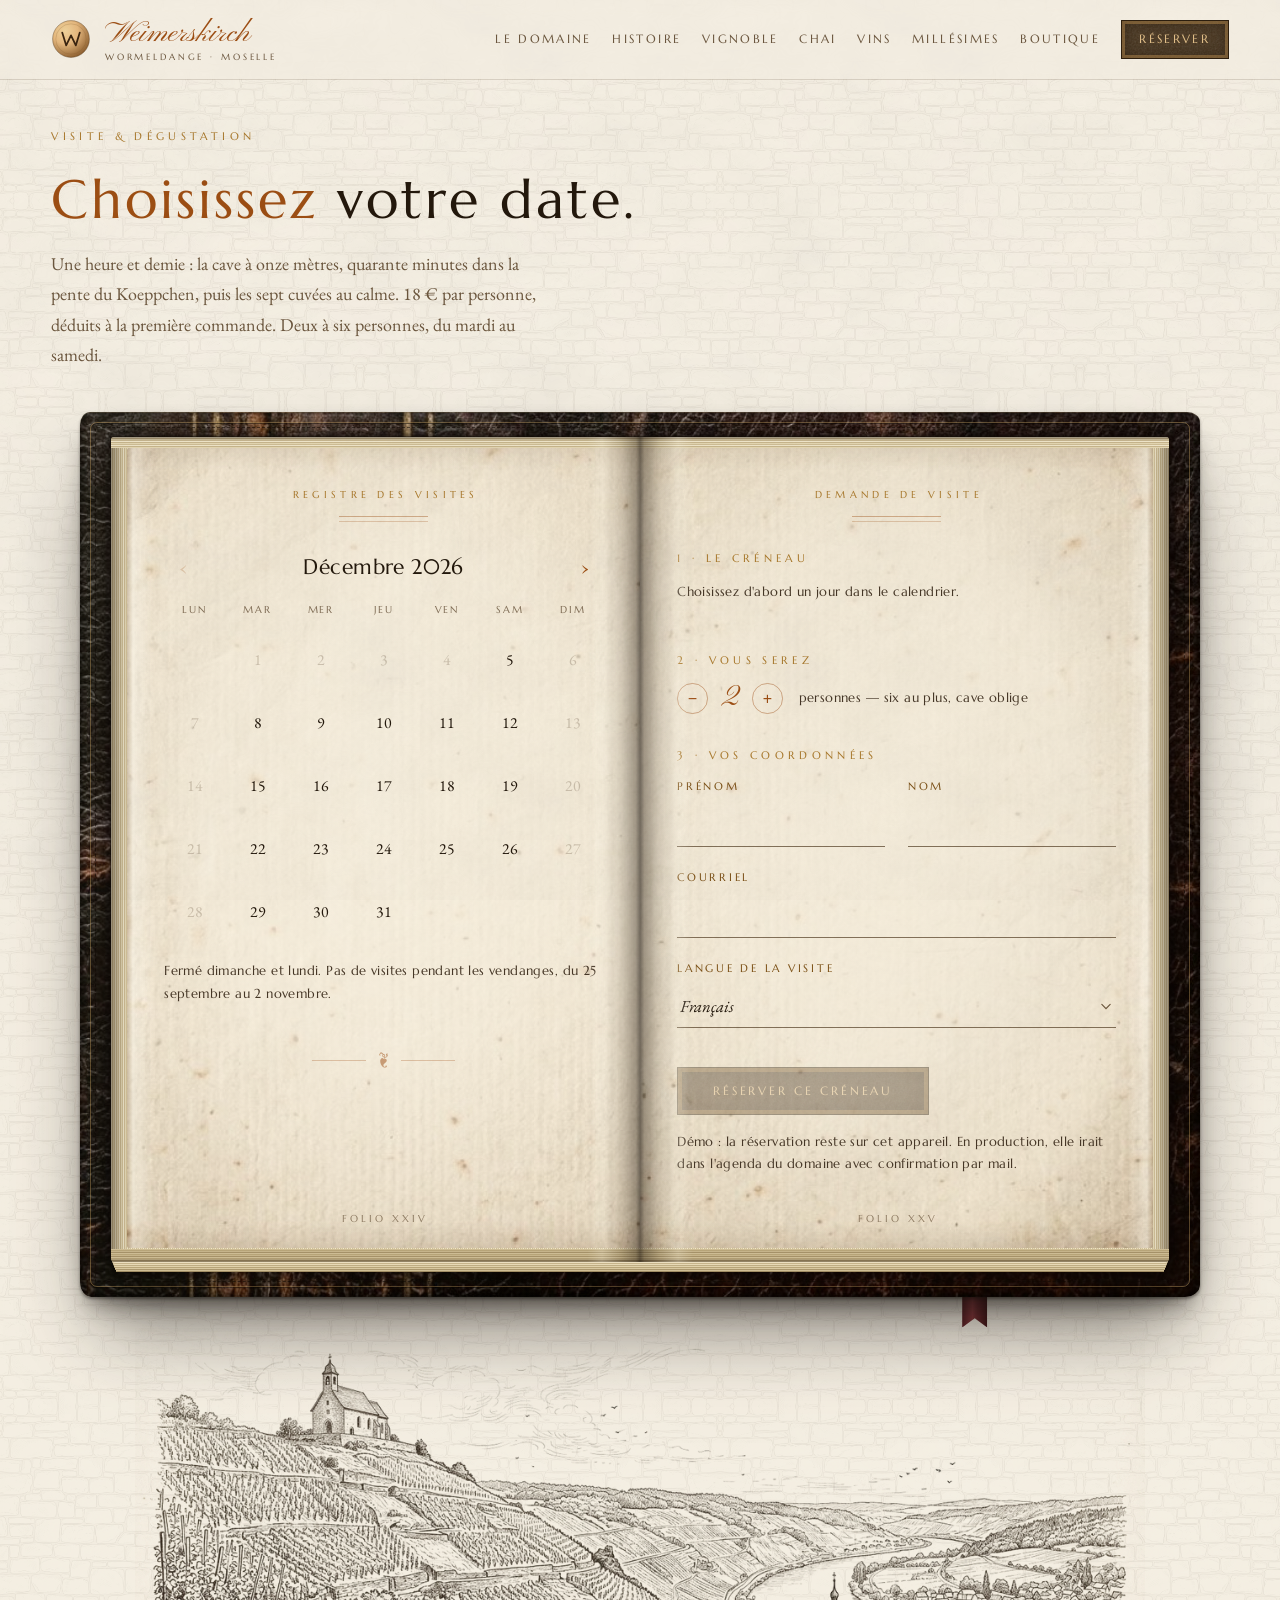
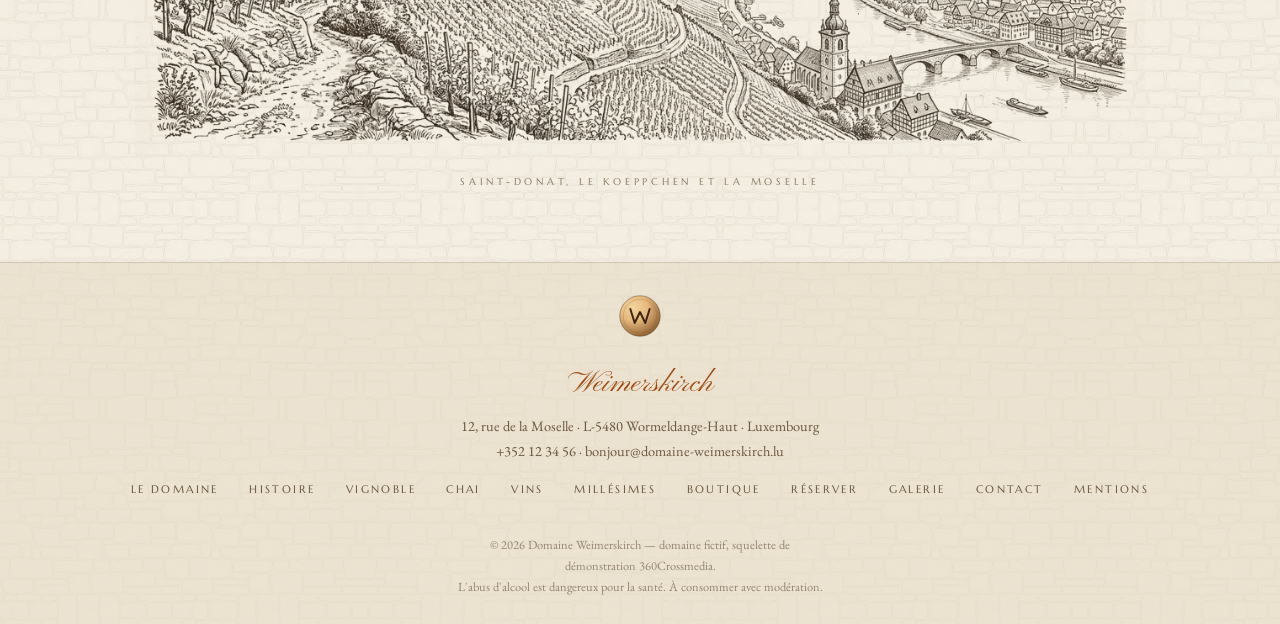
<file: reservation.html>
<!DOCTYPE html>
<html lang="fr">
<head>
<meta charset="utf-8">
<meta name="viewport" content="width=device-width, initial-scale=1">
<title>Réserver une visite — Domaine Weimerskirch</title>
<meta name="description" content="Choisissez une date et un créneau : visite de la cave et du coteau, dégustation des sept cuvées. Du mardi au samedi, six personnes au plus.">
<link rel="preconnect" href="https://fonts.googleapis.com">
<link rel="preconnect" href="https://fonts.gstatic.com" crossorigin>
<link href="https://fonts.googleapis.com/css2?family=Marcellus&family=EB+Garamond:ital,wght@0,400..600;1,400..500&family=Pinyon+Script&display=swap" rel="stylesheet">
<link rel="stylesheet" href="assets/css/site.css">
<link rel="icon" href="data:image/svg+xml,%3Csvg xmlns='http://www.w3.org/2000/svg' viewBox='0 0 32 32'%3E%3Ccircle cx='16' cy='16' r='15' fill='%23e6b87e'/%3E%3Cpath d='M9 11 L12.4 21.5 L16 13.5 L19.6 21.5 L23 11' fill='none' stroke='%233a2410' stroke-width='2.6' stroke-linejoin='round' stroke-linecap='round'/%3E%3C/svg%3E">
</head>
<body>
<a class="saut-contenu" href="#contenu">Aller au contenu</a>

<div class="barre barre--posee" data-barre>
  <a class="marque" href="index.html">
    <svg class="marque__sceau" viewBox="0 0 100 100" aria-hidden="true">
  <defs><radialGradient id="orSceaumarquesceau" cx="34%" cy="28%" r="78%">
    <stop offset="0%" stop-color="#f2d49c"/><stop offset="45%" stop-color="#e6b87e"/><stop offset="100%" stop-color="#8a5c2c"/>
  </radialGradient></defs>
  <circle cx="50" cy="50" r="46" fill="url(#orSceaumarquesceau)"/>
  <circle cx="50" cy="50" r="46" fill="none" stroke="#553a1c" stroke-width="1"/>
  <circle cx="50" cy="50" r="38" fill="none" stroke="#7a5228" stroke-width="0.7" opacity="0.7"/>
  <path d="M28 34 L38 66 L50 41 L62 66 L72 34" fill="none" stroke="#3a2410" stroke-width="4.4" stroke-linejoin="round" stroke-linecap="round"/>
</svg>
    <span class="marque__nom">Weimerskirch<span class="marque__lieu">Wormeldange · Moselle</span></span>
  </a>
  <button class="bouton-menu" type="button" data-bouton-menu aria-expanded="false" aria-controls="navigation">Menu</button>
  <nav class="nav" id="navigation" data-nav aria-label="Principale">
    <a href="index.html">Le domaine</a>
    <a href="histoire.html">Histoire</a>
    <a href="vignoble.html">Vignoble</a>
    <a href="chai.html">Chai</a>
    <a href="vins.html">Vins</a>
    <a href="millesimes.html">Millésimes</a>
    <a href="boutique.html">Boutique</a>
    <a class="nav__panier" href="boutique.html#panier" data-panier-lien data-vide="true">Panier</a>
    <a class="nav__action" href="reservation.html" aria-current="page">Réserver</a>
  </nav>
</div>
<main id="contenu">
<section class="section" style="padding-top:3rem">
  <div class="section__contenu">
    <p class="avant-titre">Visite &amp; dégustation</p>
    <h1 style="margin-bottom:1rem">Choisissez <em>votre date.</em></h1>
    <p class="sourdine" style="max-width:56ch;margin-bottom:2.6rem">Une heure et demie : la cave à onze mètres,
    quarante minutes dans la pente du Koeppchen, puis les sept cuvées au calme. 18 € par personne,
    déduits à la première commande. Deux à six personnes, du mardi au samedi.</p>

    <div class="resa" data-resa>
      <div class="resa__livre">
        <div class="resa__pages">
          <div class="resa__page resa__page--gauche">
            <div class="calendrier" data-calendrier>
              <p class="resa__folio">Registre des visites</p>
              <div class="calendrier__tete">
                <button class="calendrier__nav" type="button" data-cal-prec aria-label="Mois précédent">‹</button>
                <p class="calendrier__mois" data-cal-mois></p>
                <button class="calendrier__nav" type="button" data-cal-suiv aria-label="Mois suivant">›</button>
              </div>
              <div class="calendrier__grille" data-cal-grille></div>
              <p class="calendrier__legende">Fermé dimanche et lundi. Pas de visites pendant les vendanges,
              du 25 septembre au 2 novembre.</p>
            </div>
            <p class="resa__fleuron" aria-hidden="true">❦</p>
            <p class="resa__pagenum" aria-hidden="true">Folio XXIV</p>
          </div>

          <form class="resa__page resa__page--droite" data-form-resa novalidate>
            <p class="resa__folio">Demande de visite</p>
            <div class="resa__etape">
              <p class="avant-titre">1 · Le créneau</p>
              <p class="sourdine" data-resa-date-txt>Choisissez d'abord un jour dans le calendrier.</p>
              <div class="creneaux" data-creneaux style="margin-top:0.9rem"></div>
            </div>

            <div class="resa__etape">
              <p class="avant-titre">2 · Vous serez</p>
              <div class="convives">
                <div class="stepper">
                  <button type="button" data-conv-moins aria-label="Une personne de moins">−</button>
                  <output data-conv-nb>2</output>
                  <button type="button" data-conv-plus aria-label="Une personne de plus">+</button>
                </div>
                <span class="sourdine">personnes — six au plus, cave oblige</span>
              </div>
            </div>

            <div class="resa__etape">
              <p class="avant-titre">3 · Vos coordonnées</p>
              <div class="formulaire">
                <div class="champ--deux">
                  <div class="champ"><label for="r-prenom">Prénom</label><input id="r-prenom" name="prenom" autocomplete="given-name" required></div>
                  <div class="champ"><label for="r-nom">Nom</label><input id="r-nom" name="nom" autocomplete="family-name" required></div>
                </div>
                <div class="champ"><label for="r-courriel">Courriel</label><input type="email" id="r-courriel" name="courriel" autocomplete="email" required></div>
                <div class="champ"><label for="r-langue">Langue de la visite</label>
                  <select id="r-langue" name="langue"><option>Français</option><option>Lëtzebuergesch</option><option>Deutsch</option><option>English</option></select>
                </div>
              </div>
            </div>

            <button class="bouton--plein" type="submit" data-resa-envoyer disabled>Réserver ce créneau</button>
            <p class="sourdine resa__note">Démo : la réservation reste sur cet
            appareil. En production, elle irait dans l'agenda du domaine avec confirmation par mail.</p>
            <p class="resa__pagenum" aria-hidden="true">Folio XXV</p>
          </form>
        </div>
      </div>
    </div>

    <div class="confirmation" data-resa-confirmation hidden style="max-width:560px;margin-top:1rem">
      <img class="cachet" src="assets/img/sceau-cire.png" alt="">
      <h2>C'est <em>noté.</em></h2>
      <p class="confirmation__ref" data-resa-ref></p>
      <p class="sourdine" data-resa-recap style="margin-inline:auto;max-width:44ch"></p>
      <p style="margin-top:1.6rem">
        <a class="bouton" href="#" data-resa-ics download="visite-weimerskirch.ics">Ajouter au calendrier</a>
      </p>
      <p style="margin-top:1.2rem"><a class="lien" href="index.html">Retour au domaine</a></p>
    </div>
  </div>
</section>
</main>

<footer class="pied">
  <div class="pied__sceau"><svg class="" viewBox="0 0 100 100" aria-hidden="true">
  <defs><radialGradient id="orSceau" cx="34%" cy="28%" r="78%">
    <stop offset="0%" stop-color="#f2d49c"/><stop offset="45%" stop-color="#e6b87e"/><stop offset="100%" stop-color="#8a5c2c"/>
  </radialGradient></defs>
  <circle cx="50" cy="50" r="46" fill="url(#orSceau)"/>
  <circle cx="50" cy="50" r="46" fill="none" stroke="#553a1c" stroke-width="1"/>
  <circle cx="50" cy="50" r="38" fill="none" stroke="#7a5228" stroke-width="0.7" opacity="0.7"/>
  <path d="M28 34 L38 66 L50 41 L62 66 L72 34" fill="none" stroke="#3a2410" stroke-width="4.4" stroke-linejoin="round" stroke-linecap="round"/>
</svg></div>
  <p class="pied__nom">Weimerskirch</p>
  <p class="pied__adresse">12, rue de la Moselle · L-5480 Wormeldange-Haut · Luxembourg<br>
  <a href="tel:+352123456">+352 12 34 56</a> · <a href="mailto:bonjour@domaine-weimerskirch.lu">bonjour@domaine-weimerskirch.lu</a></p>
  <nav class="pied__nav" aria-label="Pied de page">
    <a href="index.html">Le domaine</a>
    <a href="histoire.html">Histoire</a>
    <a href="vignoble.html">Vignoble</a>
    <a href="chai.html">Chai</a>
    <a href="vins.html">Vins</a>
    <a href="millesimes.html">Millésimes</a>
    <a href="boutique.html">Boutique</a>
    <a href="reservation.html">Réserver</a>
    <a href="galerie.html">Galerie</a>
    <a href="contact.html">Contact</a>
    <a href="mentions.html">Mentions</a>
  </nav>
  <p class="pied__mention">© 2026 Domaine Weimerskirch — domaine fictif, squelette de démonstration 360Crossmedia.<br>
  L'abus d'alcool est dangereux pour la santé. À consommer avec modération.</p>
</footer>
<script src="assets/js/site.js"></script>
<script src="assets/js/resa.js"></script>
</body>
</html>
</file>
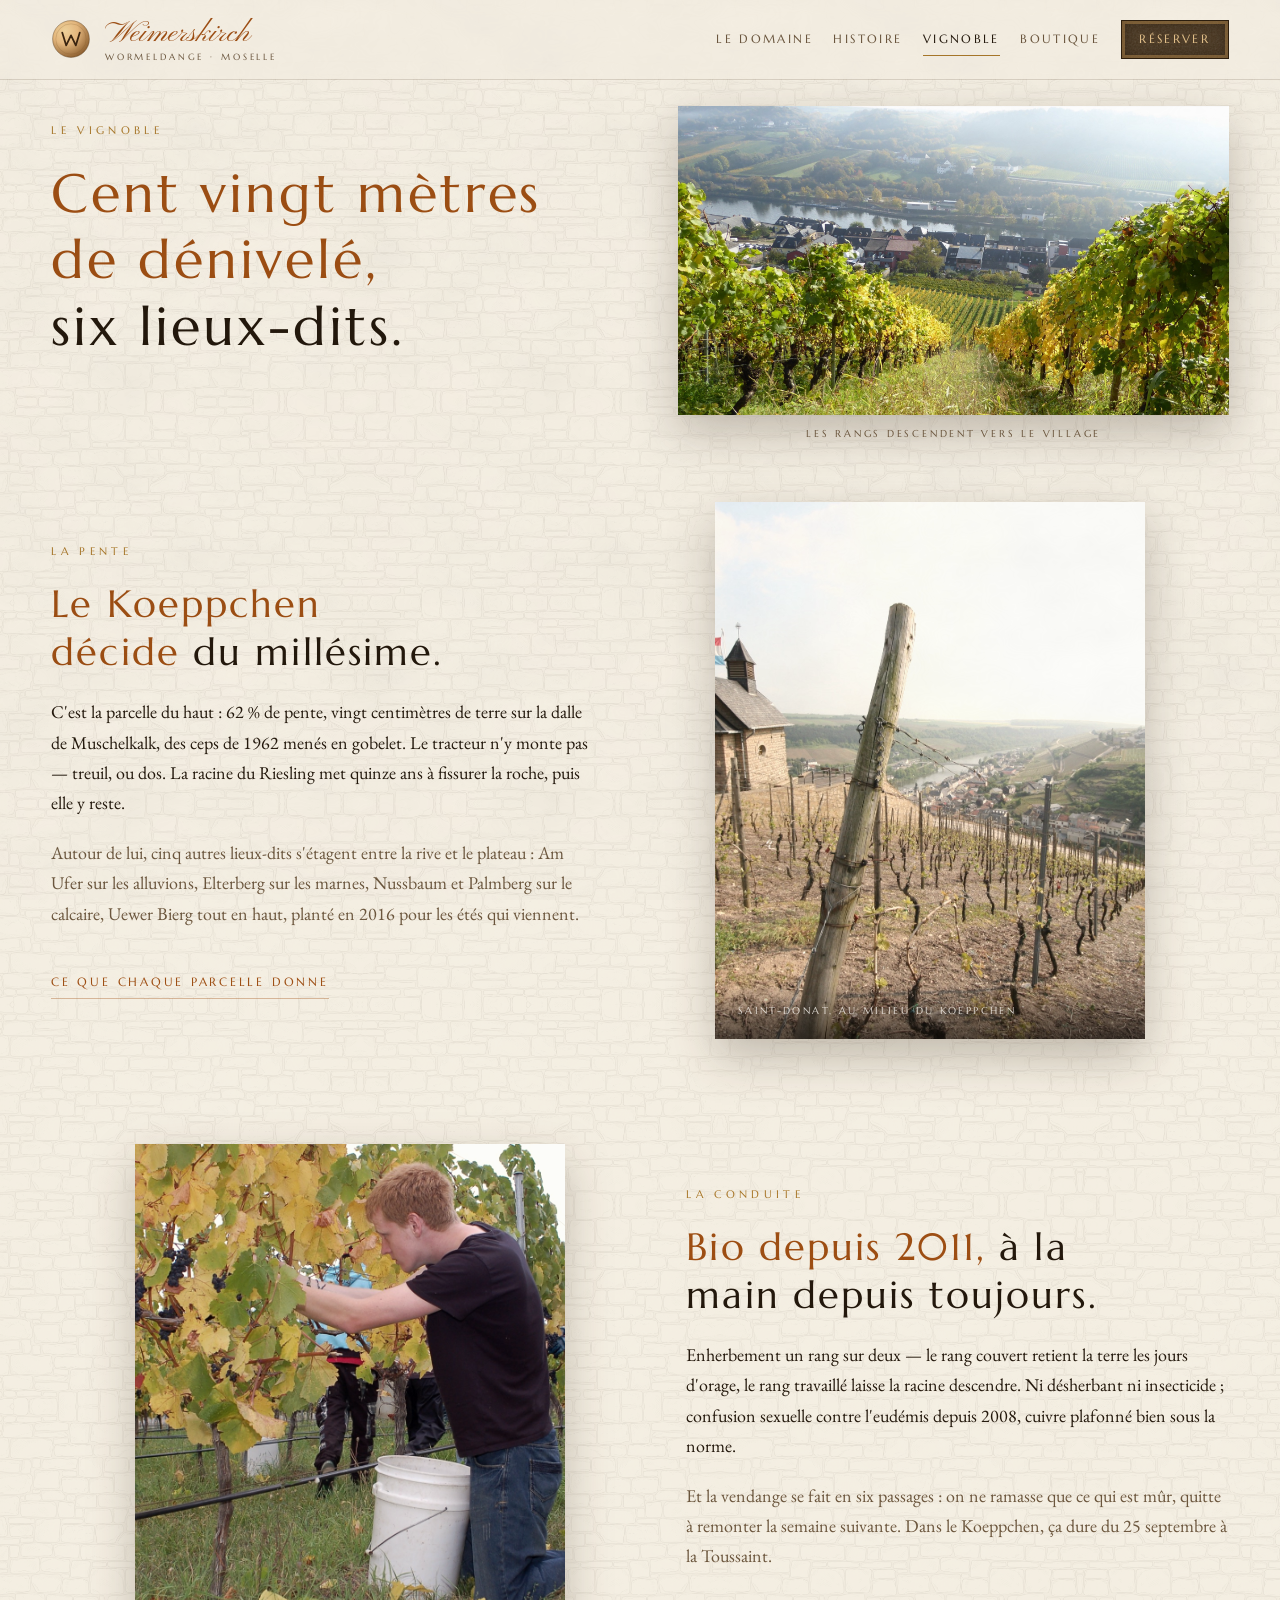
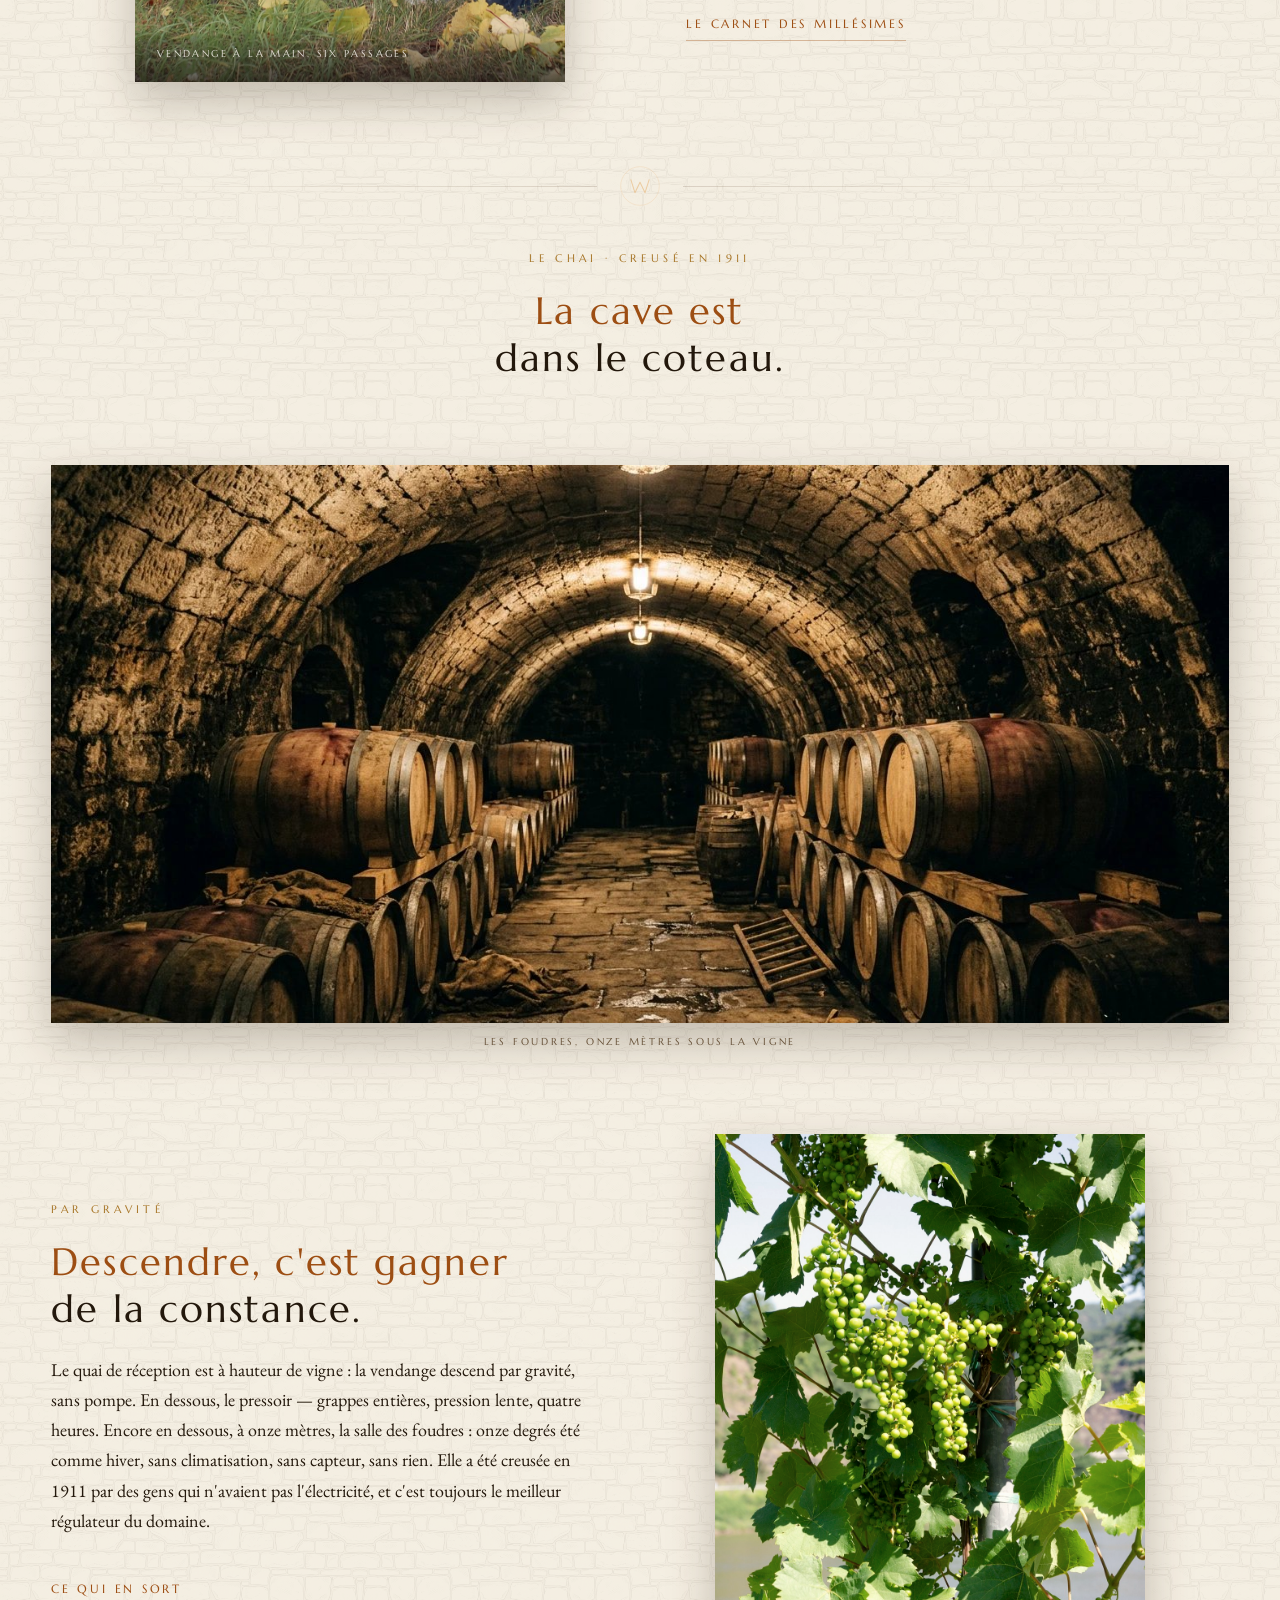
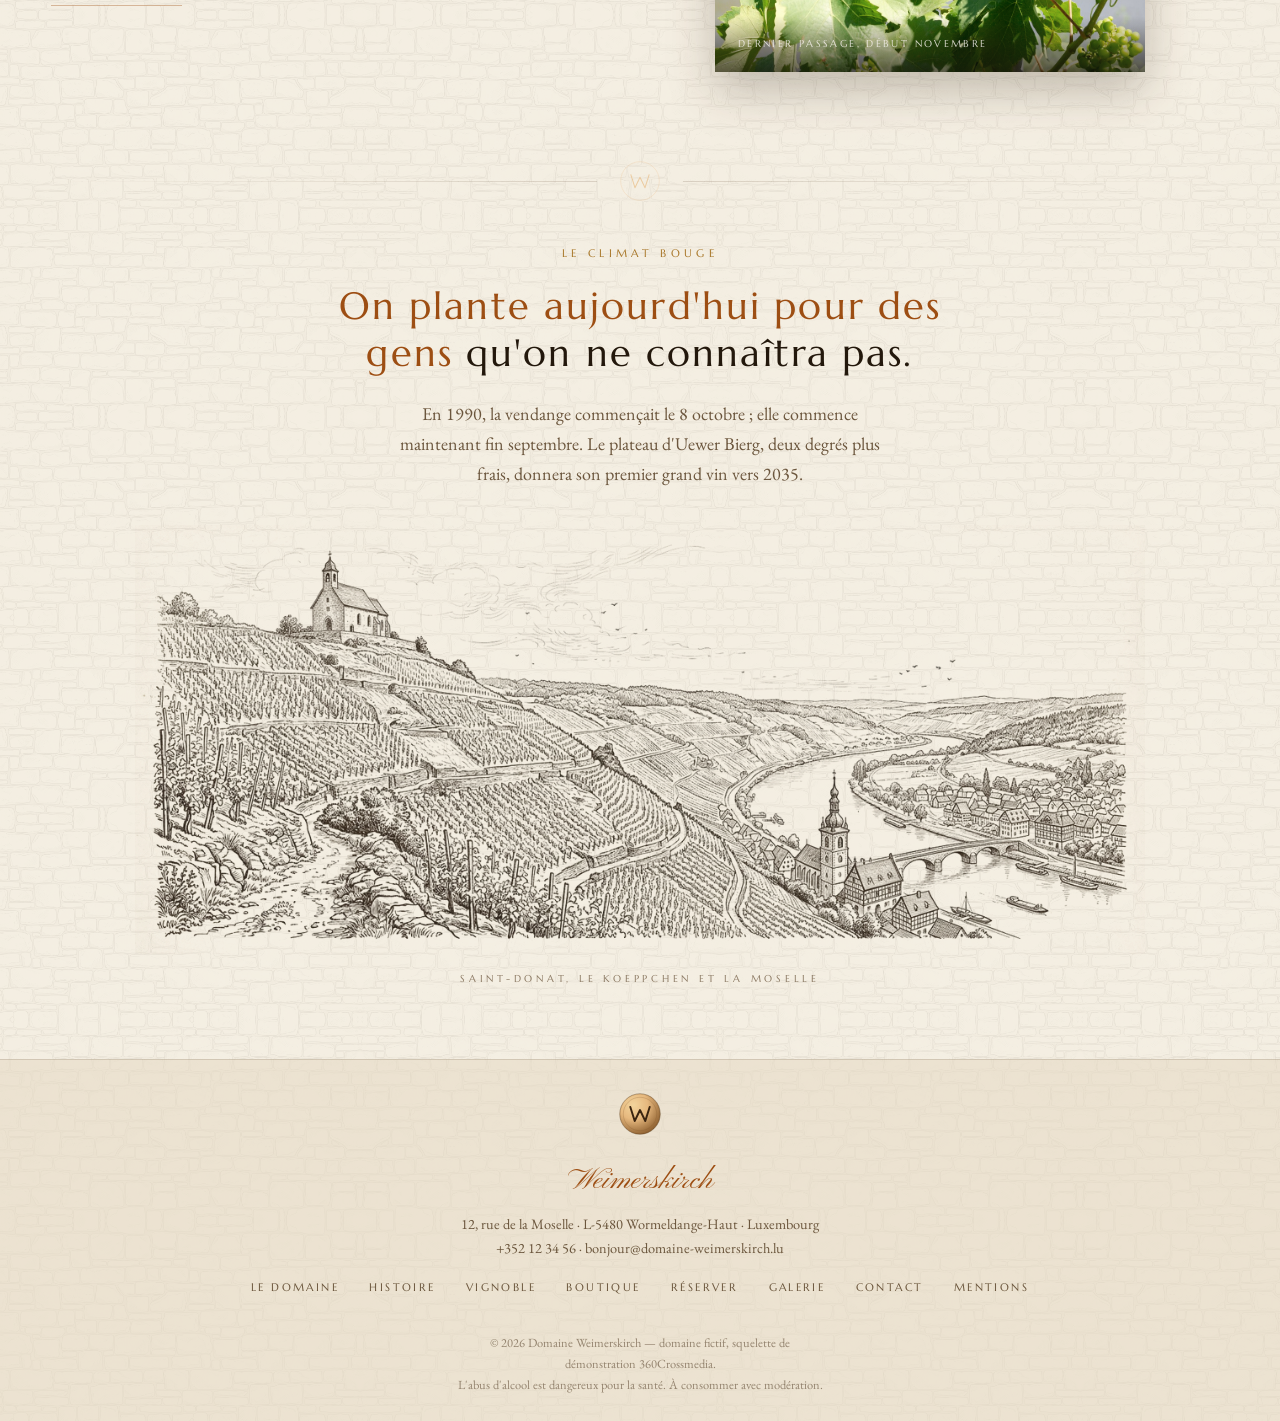
<file: vignoble.html>
<!DOCTYPE html>
<html lang="fr">
<head>
<meta charset="utf-8">
<meta name="viewport" content="width=device-width, initial-scale=1">
<title>Le vignoble — Domaine Weimerskirch</title>
<meta name="description" content="Huit hectares étagés de 148 à 268 mètres au-dessus de la Moselle, sur calcaire coquillier, marnes et dolomie. Bio depuis 2011.">
<link rel="preconnect" href="https://fonts.googleapis.com">
<link rel="preconnect" href="https://fonts.gstatic.com" crossorigin>
<link href="https://fonts.googleapis.com/css2?family=Marcellus&family=EB+Garamond:ital,wght@0,400..600;1,400..500&family=Pinyon+Script&display=swap" rel="stylesheet">
<link rel="stylesheet" href="assets/css/site.css">
<link rel="icon" href="data:image/svg+xml,%3Csvg xmlns='http://www.w3.org/2000/svg' viewBox='0 0 32 32'%3E%3Ccircle cx='16' cy='16' r='15' fill='%23e6b87e'/%3E%3Cpath d='M9 11 L12.4 21.5 L16 13.5 L19.6 21.5 L23 11' fill='none' stroke='%233a2410' stroke-width='2.6' stroke-linejoin='round' stroke-linecap='round'/%3E%3C/svg%3E">
</head>
<body>
<a class="saut-contenu" href="#contenu">Aller au contenu</a>

<div class="barre" data-barre>
  <a class="marque" href="index.html">
    <svg class="marque__sceau" viewBox="0 0 100 100" aria-hidden="true">
  <defs><radialGradient id="orSceaumarquesceau" cx="34%" cy="28%" r="78%">
    <stop offset="0%" stop-color="#f2d49c"/><stop offset="45%" stop-color="#e6b87e"/><stop offset="100%" stop-color="#8a5c2c"/>
  </radialGradient></defs>
  <circle cx="50" cy="50" r="46" fill="url(#orSceaumarquesceau)"/>
  <circle cx="50" cy="50" r="46" fill="none" stroke="#553a1c" stroke-width="1"/>
  <circle cx="50" cy="50" r="38" fill="none" stroke="#7a5228" stroke-width="0.7" opacity="0.7"/>
  <path d="M28 34 L38 66 L50 41 L62 66 L72 34" fill="none" stroke="#3a2410" stroke-width="4.4" stroke-linejoin="round" stroke-linecap="round"/>
</svg>
    <span class="marque__nom">Weimerskirch<span class="marque__lieu">Wormeldange · Moselle</span></span>
  </a>
  <button class="bouton-menu" type="button" data-bouton-menu aria-expanded="false" aria-controls="navigation">Menu</button>
  <nav class="nav" id="navigation" data-nav aria-label="Principale">
    <a href="index.html">Le domaine</a>
    <a href="histoire.html">Histoire</a>
    <a href="vignoble.html" aria-current="page">Vignoble</a>
    <a href="boutique.html">Boutique</a>
    <a class="nav__panier" href="boutique.html#panier" data-panier-lien data-vide="true">Panier</a>
    <a class="nav__action" href="reservation.html">Réserver</a>
  </nav>
</div>
<header class="entree entree--page" id="contenu">
  <div class="entree__dire">
    <p class="avant-titre" data-lever>Le vignoble</p>
    <h1 data-lever="2">Cent vingt mètres de dénivelé,<br><em>six lieux-dits.</em></h1>
  </div>
  <figure class="vue" data-apparait>
    <img src="assets/img/coteau-automne.jpg" alt="Les rangs du coteau descendent vers la Moselle et le village." fetchpriority="high">
    <figcaption>Les rangs descendent vers le village</figcaption>
  </figure>
</header>

<section class="section">
  <div class="section__contenu duo" data-apparait>
    <div>
      <p class="avant-titre">La pente</p>
      <h2>Le Koeppchen décide <em>du millésime.</em></h2>
      <p>C'est la parcelle du haut : 62 % de pente, vingt centimètres de terre sur la dalle
      de Muschelkalk, des ceps de 1962 menés en gobelet. Le tracteur n'y monte pas — treuil,
      ou dos. La racine du Riesling met quinze ans à fissurer la roche, puis elle y reste.</p>
      <p class="sourdine">Autour de lui, cinq autres lieux-dits s'étagent entre la rive et le
      plateau : Am Ufer sur les alluvions, Elterberg sur les marnes, Nussbaum et Palmberg sur
      le calcaire, Uewer Bierg tout en haut, planté en 2016 pour les étés qui viennent.</p>
      <a class="lien" href="boutique.html">Ce que chaque parcelle donne</a>
    </div>
    <figure class="cliche cliche--45">
      <img src="assets/img/chapelle.jpg" alt="La chapelle Saint-Donat dans les vignes." loading="lazy">
      <figcaption>Saint-Donat, au milieu du Koeppchen</figcaption>
    </figure>
  </div>
</section>


<section class="section">
  <div class="section__contenu duo duo--texte-droite" data-apparait>
    <figure class="cliche cliche--45">
      <img src="assets/img/vendange-mains.jpg" alt="Des mains coupent une grappe à la vendange." loading="lazy">
      <figcaption>Vendange à la main, six passages</figcaption>
    </figure>
    <div>
      <p class="avant-titre">La conduite</p>
      <h2>Bio depuis 2011, <em>à la main depuis toujours.</em></h2>
      <p>Enherbement un rang sur deux — le rang couvert retient la terre les jours d'orage,
      le rang travaillé laisse la racine descendre. Ni désherbant ni insecticide ;
      confusion sexuelle contre l'eudémis depuis 2008, cuivre plafonné bien sous la norme.</p>
      <p class="sourdine">Et la vendange se fait en six passages : on ne ramasse que ce qui
      est mûr, quitte à remonter la semaine suivante. Dans le Koeppchen, ça dure du
      25 septembre à la Toussaint.</p>
      <a class="lien" href="histoire.html">Le carnet des millésimes</a>
    </div>
  </div>
</section>


<section class="section">
  <div class="section__contenu centre" data-apparait>
    <div class="sceau-section" aria-hidden="true"><svg viewBox="0 0 100 100" aria-hidden="true">
  <circle cx="50" cy="50" r="46" fill="none" stroke="#e6b87e" stroke-width="1" opacity="0.55"/>
  <path d="M28 34 L38 66 L50 41 L62 66 L72 34" fill="none" stroke="#e6b87e" stroke-width="2.4" stroke-linejoin="round" opacity="0.65"/>
</svg></div>
    <p class="avant-titre">Le chai · creusé en 1911</p>
    <h2>La cave est<br><em>dans le coteau.</em></h2>
  </div>
</section>
<section class="section">
  <div class="section__contenu" data-apparait>
    <figure class="vue">
      <img src="assets/img/cave-foudres.jpg" alt="Les fûts alignés dans la pénombre de la cave." fetchpriority="high" style="object-position:center 18%">
      <figcaption>Les foudres, onze mètres sous la vigne</figcaption>
    </figure>
  </div>
</section>


<section class="section">
  <div class="section__contenu duo" data-apparait>
    <div>
      <p class="avant-titre">Par gravité</p>
      <h2>Descendre, c'est gagner <em>de la constance.</em></h2>
      <p>Le quai de réception est à hauteur de vigne : la vendange descend par gravité, sans
      pompe. En dessous, le pressoir — grappes entières, pression lente, quatre heures. Encore
      en dessous, à onze mètres, la salle des foudres : onze degrés été comme hiver, sans
      climatisation, sans capteur, sans rien. Elle a été creusée en 1911 par des gens qui
      n'avaient pas l'électricité, et c'est toujours le meilleur régulateur du domaine.</p>
      <a class="lien" href="boutique.html">Ce qui en sort</a>
    </div>
    <figure class="cliche cliche--45">
      <img src="assets/img/raisin-paysage.jpg" alt="Grappes dorées juste avant le pressurage." loading="lazy">
      <figcaption>Dernier passage, début novembre</figcaption>
    </figure>
  </div>
</section>


<section class="section section--panneau">
  <div class="section__contenu centre" data-apparait>
    <div class="sceau-section" aria-hidden="true"><svg viewBox="0 0 100 100" aria-hidden="true">
  <circle cx="50" cy="50" r="46" fill="none" stroke="#e6b87e" stroke-width="1" opacity="0.55"/>
  <path d="M28 34 L38 66 L50 41 L62 66 L72 34" fill="none" stroke="#e6b87e" stroke-width="2.4" stroke-linejoin="round" opacity="0.65"/>
</svg></div>
    <p class="avant-titre">Le climat bouge</p>
    <h2 style="max-width:26ch;margin-inline:auto">On plante aujourd'hui pour des gens <em>qu'on ne connaîtra pas.</em></h2>
    <p class="sourdine" style="margin-inline:auto;max-width:54ch">En 1990, la vendange commençait le
    8 octobre ; elle commence maintenant fin septembre. Le plateau d'Uewer Bierg, deux degrés
    plus frais, donnera son premier grand vin vers 2035.</p>
  </div>
</section>

<footer class="pied">
  <div class="pied__sceau"><svg class="" viewBox="0 0 100 100" aria-hidden="true">
  <defs><radialGradient id="orSceau" cx="34%" cy="28%" r="78%">
    <stop offset="0%" stop-color="#f2d49c"/><stop offset="45%" stop-color="#e6b87e"/><stop offset="100%" stop-color="#8a5c2c"/>
  </radialGradient></defs>
  <circle cx="50" cy="50" r="46" fill="url(#orSceau)"/>
  <circle cx="50" cy="50" r="46" fill="none" stroke="#553a1c" stroke-width="1"/>
  <circle cx="50" cy="50" r="38" fill="none" stroke="#7a5228" stroke-width="0.7" opacity="0.7"/>
  <path d="M28 34 L38 66 L50 41 L62 66 L72 34" fill="none" stroke="#3a2410" stroke-width="4.4" stroke-linejoin="round" stroke-linecap="round"/>
</svg></div>
  <p class="pied__nom">Weimerskirch</p>
  <p class="pied__adresse">12, rue de la Moselle · L-5480 Wormeldange-Haut · Luxembourg<br>
  <a href="tel:+352123456">+352 12 34 56</a> · <a href="mailto:bonjour@domaine-weimerskirch.lu">bonjour@domaine-weimerskirch.lu</a></p>
  <nav class="pied__nav" aria-label="Pied de page">
    <a href="index.html">Le domaine</a>
    <a href="histoire.html">Histoire</a>
    <a href="vignoble.html">Vignoble</a>
    <a href="boutique.html">Boutique</a>
    <a href="reservation.html">Réserver</a>
    <a href="galerie.html">Galerie</a>
    <a href="contact.html">Contact</a>
    <a href="mentions.html">Mentions</a>
  </nav>
  <p class="pied__mention">© 2026 Domaine Weimerskirch — domaine fictif, squelette de démonstration 360Crossmedia.<br>
  L'abus d'alcool est dangereux pour la santé. À consommer avec modération.</p>
</footer>
<script src="assets/js/site.js"></script>
</body>
</html>
</file>
<file: assets/css/site.css>
/* =====================================================================
   DOMAINE WEIMERSKIRCH — v5
   La typo validée de la v2 (Marcellus, cuivre, Pinyon) sur fond clair :
   la page est ivoire et chaude, les photos de cave restent sombres et
   portent le registre. Boutique, réservation et 3D conservées.
   ===================================================================== */

:root {
  /* Fonds clairs, du papier au parchemin */
  --lin:       #f4eee2;
  --parchemin: #ebe2d0;
  --carte:     #faf6ec;

  /* Encres */
  --encre:  #23180c;   /* texte courant : brun très foncé, jamais noir */
  --terre:  #6b563d;   /* texte secondaire */
  --cuivre: #9d4e13;   /* accent v2, assombri pour tenir sur clair */
  --or:     #a87729;
  --feuille: #5c6e3c;   /* labels, sceaux, états actifs */
  --craie:  #f2ede8;   /* texte sur photo */
  --ligne:  rgba(119, 100, 79, 0.22);

  /* Sur les photos : la nuit de la v2 */
  --nuit: #14100d;

  --titre: 'Marcellus', 'Hoefler Text', Georgia, serif;
  --corps: 'EB Garamond', 'Iowan Old Style', Georgia, serif;
  --plume: 'Pinyon Script', cursive;

  --marge: clamp(1.5rem, 4vw, 4.5rem);
  --page: 1280px;
  --doux: cubic-bezier(0.25, 0.6, 0.3, 1);
}

* { box-sizing: border-box; }
html { -webkit-text-size-adjust: 100%; scroll-behavior: smooth; }

body {
  margin: 0;
  background: var(--lin);
  position: relative;
  color: var(--encre);
  font-family: var(--corps);
  font-size: 18px;
  font-weight: 400;
  line-height: 1.68;
  -webkit-font-smoothing: antialiased;
}

/* Le mur : moellons assisés dessinés, posés en fond de page.
   Les objets (cartes, registre, photos) sont posés dessus, opaques. */
body::before {
  content: '';
  position: absolute; /* défile avec la page — retour client */
  inset: 0;
  z-index: -1;
  pointer-events: none;
  opacity: 0.08;
  background-image: url('../img/mur-grave.jpg');
  background-size: 720px;
}
/* et la matière par-dessus, discrète */
body::after {
  content: '';
  position: fixed;
  inset: 0;
  z-index: 900;
  pointer-events: none;
  mix-blend-mode: multiply;
  opacity: 0.16;
  background-image: url("data:image/svg+xml,%3Csvg xmlns='http://www.w3.org/2000/svg' width='420' height='420'%3E%3Cfilter id='p'%3E%3CfeTurbulence type='fractalNoise' baseFrequency='0.012 0.018' numOctaves='4' seed='7' stitchTiles='stitch'/%3E%3CfeColorMatrix type='saturate' values='0'/%3E%3C/filter%3E%3Crect width='420' height='420' filter='url(%23p)' opacity='0.5'/%3E%3C/svg%3E");
}

::selection { background: rgba(168, 95, 40, 0.22); }

img { max-width: 100%; display: block; }
figure, dl, dd, p { margin: 0; }
p { margin-bottom: 1.1em; max-width: 62ch; }
p:last-child { margin-bottom: 0; }

h1, h2, h3 {
  font-family: var(--titre);
  font-weight: 400;
  letter-spacing: 0.055em;
  line-height: 1.24;
  color: var(--cuivre);
  margin: 0 0 1.3rem;
  text-wrap: balance;
}
h1 { font-size: clamp(2rem, 4.4vw, 3.4rem); }
h2 { font-size: clamp(1.7rem, 3vw, 2.5rem); }
h3 { font-size: clamp(1.2rem, 1.8vw, 1.55rem); color: var(--or); }

em { font-style: normal; color: var(--encre); }
.heros em { color: var(--craie); }

a { color: var(--cuivre); }
:focus-visible { outline: 2px solid var(--or); outline-offset: 3px; }

.saut-contenu {
  position: absolute; left: -9999px; top: 0; z-index: 100;
  background: var(--encre); color: var(--carte);
  padding: 0.8rem 1.3rem; font-size: 0.85rem; letter-spacing: 0.08em;
}
.saut-contenu:focus { left: 0; }

@media (prefers-reduced-motion: reduce) {
  html { scroll-behavior: auto; }
  *, *::before, *::after { animation: none !important; transition: none !important; }
}

/* ---------- Étiquettes : serif lettré, comme en v2 --------------------- */

.avant-titre {
  font-family: var(--titre);
  font-size: 0.68rem;
  letter-spacing: 0.4em;
  text-transform: uppercase;
  color: var(--or);
  margin: 0 0 1.3rem;
}

.sourdine { color: var(--terre); }

/* ---------- Barre : ivoire, toujours — aucun changement d'état ---------- */

.barre {
  position: fixed;
  top: 0; left: 0; right: 0;
  z-index: 90;
  display: flex;
  align-items: center;
  justify-content: space-between;
  gap: 2rem;
  padding: 1.1rem var(--marge);
  background: rgba(244, 238, 226, 0.96);
  backdrop-filter: blur(12px);
  -webkit-backdrop-filter: blur(12px);
  box-shadow: 0 1px 0 var(--ligne);
  transition: padding 400ms ease;
}
.barre[data-fond='true'] { padding-block: 0.7rem; }
.barre--posee { position: sticky; top: 0; }

.marque {
  display: flex;
  align-items: center;
  gap: 0.85rem;
  text-decoration: none;
  color: var(--cuivre);
  flex: none;
}
.marque__sceau { width: 40px; height: auto; flex: none; }
.marque__nom {
  font-family: var(--plume);
  font-size: 1.9rem;
  line-height: 0.9;
  padding-top: 0.12em;
}
.marque__lieu {
  display: block;
  font-family: var(--titre);
  font-size: 0.56rem;
  letter-spacing: 0.32em;
  text-transform: uppercase;
  color: var(--terre);
  padding-top: 0.5em;
}

.nav { display: flex; align-items: center; gap: clamp(0.9rem, 1.6vw, 1.8rem); }
.nav a {
  font-family: var(--titre);
  font-size: 0.74rem;
  letter-spacing: 0.2em;
  text-transform: uppercase;
  text-decoration: none;
  color: var(--terre);
  padding: 0.4rem 0;
  border-bottom: 1px solid transparent;
  transition: color 300ms ease, border-color 300ms ease;
}
.nav a:hover, .nav a:focus-visible { color: var(--encre); }
.nav a[aria-current='page'] { border-bottom-color: var(--or); color: var(--encre); }

.nav a.nav__action {
  background-color: #46331d;
  background-image: url("data:image/svg+xml,%3Csvg xmlns='http://www.w3.org/2000/svg' width='140' height='140'%3E%3Cfilter id='gb3'%3E%3CfeTurbulence type='fractalNoise' baseFrequency='0.55' numOctaves='3' stitchTiles='stitch'/%3E%3CfeColorMatrix type='saturate' values='0'/%3E%3C/filter%3E%3Crect width='140' height='140' filter='url(%23gb3)' opacity='0.16'/%3E%3C/svg%3E");
  border: 1px solid #2c1e0e;
  box-shadow: inset 0 0 0 2px rgba(70, 51, 29, 0), inset 0 0 0 3px rgba(196, 148, 82, 0.45), inset 0 0 14px rgba(20, 12, 4, 0.5);
  padding: 0.55rem 1.1rem;
  color: #e3c18a;
}
.nav a.nav__action:hover { background-color: #503a21; color: #f2d7a4; }

.nav a.nav__panier {
  border: 1px solid rgba(157, 78, 19, 0.55);
  box-shadow: inset 0 0 0 2px rgba(250, 246, 236, 0.9), inset 0 0 0 3px rgba(157, 78, 19, 0.25);
  background: var(--carte);
  padding: 0.45rem 0.95rem;
  color: var(--cuivre);
}
.nav a.nav__panier:hover { color: var(--encre); border-color: var(--encre); }
.nav a.nav__panier[data-vide='true'] { display: none; }

.bouton-menu {
  display: none;
  background: none; border: 0;
  color: var(--cuivre);
  font-family: var(--titre);
  font-size: 0.74rem;
  letter-spacing: 0.2em; text-transform: uppercase;
  cursor: pointer;
  padding: 0.5rem 0;
}

@media (max-width: 1080px) {
  /* Volet accroché SOUS la barre : la barre a un backdrop-filter, qui fait
     d'elle le bloc conteneur de tout descendant fixed — un panneau fixed
     plein écran s'y retrouve écrasé à la hauteur de la barre. On reste donc
     en absolute, relatif à la barre, en volet opaque. */
  .nav {
    position: absolute; top: 100%; left: 0; right: 0; z-index: 50;
    background: #f4eee2;
    border-top: 1px solid var(--ligne);
    box-shadow: 0 30px 60px rgba(35, 24, 12, 0.2);
    flex-direction: column;
    align-items: center;
    padding: 2.2rem 0 2.6rem;
    gap: 1.2rem;
    opacity: 0;
    transform: translateY(-8px);
    pointer-events: none;
    transition: opacity 300ms ease, transform 300ms ease;
  }
  .nav[data-ouvert='true'] { opacity: 1; transform: none; pointer-events: auto; }
  .nav a { font-size: 1.05rem; letter-spacing: 0.26em; }
  .bouton-menu { display: block; position: relative; z-index: 60; }
}

/* ---------- Héros photo : l'ADN sombre de la v2, en ouverture ---------- */

.heros {
  position: relative;
  z-index: 2; /* les photos passent devant le sarment */
  min-height: 92svh;
  display: grid;
  align-items: end;
  isolation: isolate;
  overflow: hidden;
  color: var(--craie);
}
.heros--court { min-height: 62svh; }

.heros__photo {
  /* débord haut : la parallaxe peut la faire glisser sans découvrir le fond */
  position: absolute; inset: -26% 0 auto; z-index: -2;
  width: 100%; height: 126%;
  animation: photo-nait 1600ms ease both;
  object-fit: cover;
  filter: sepia(0.16) saturate(0.94) brightness(0.97) contrast(1.04);
}
.heros--sombre .heros__photo {
  filter: sepia(0.22) saturate(0.75) brightness(0.62) contrast(1.06);
}
.heros::after {
  content: '';
  position: absolute; inset: 0; z-index: -1;
  background:
    radial-gradient(130% 130% at 50% 45%, transparent 58%, rgba(244, 238, 226, 0.85) 100%),
    radial-gradient(30% 16% at 50% 82%, rgba(12, 9, 7, 0.6), transparent 72%),
    linear-gradient(rgba(14, 10, 8, 0.1), rgba(14, 10, 8, 0.06) 30%, rgba(14, 10, 8, 0.45) 74%, rgba(14, 10, 8, 0.78));
}

.heros__dire {
  position: relative;
  z-index: 1;
  padding: 9rem var(--marge) clamp(4.5rem, 9vh, 7rem);
  max-width: var(--page);
  width: 100%;
  margin-inline: auto;
}

.heros__annee {
  font-family: var(--titre);
  font-size: 0.68rem;
  letter-spacing: 0.42em;
  text-transform: uppercase;
  color: var(--craie);
  opacity: 0.9;
  margin: 0 0 1.5rem;
}
.heros h1 { color: var(--craie); }
.heros h1 em { color: #e8b872; }
.heros__sous { color: rgba(242, 237, 232, 0.75); max-width: 46ch; font-size: 1.02rem; }

.heros [data-lever] { opacity: 0; animation: lever 1100ms ease forwards; }
.heros [data-lever='2'] { animation-delay: 180ms; }
.heros [data-lever='3'] { animation-delay: 360ms; }
@keyframes lever { from { opacity: 0; } to { opacity: 1; } }
@keyframes photo-nait { from { opacity: 0; } to { opacity: 1; } }

/* ---------- L'entrée : un mur, une grande fenêtre sur la cave ----------- */

.entree {
  min-height: 0;
  display: grid;
  grid-template-columns: minmax(0, 1fr) minmax(0, 1fr);
  gap: clamp(2.5rem, 6vw, 6rem);
  align-items: center;
  max-width: var(--page);
  margin-inline: auto;
  padding: 6.6rem var(--marge) 2rem;
}
.entree__dire { transform: translateY(-1.4rem); }

/* La vue : photo nette, ombre douce, légende — rien d'autre. */
.vue { margin: 0; }
.vue img {
  display: block;
  width: 100%; height: auto;
  max-height: 62vh;
  object-fit: cover;
  box-shadow: 0 18px 44px rgba(43, 32, 19, 0.26);
}
.vue figcaption {
  margin-top: 0.7rem;
  text-align: center;
  font-family: var(--titre);
  font-size: 0.62rem;
  letter-spacing: 0.28em;
  text-transform: uppercase;
  color: var(--terre);
}

.fenetre { position: relative; isolation: isolate; margin: 0; }
.fenetre__cadre { display: block; width: 100%; height: auto; }
.fenetre__photo {
  position: absolute;
  left: 14.9%; top: 15.5%;
  width: 70.7%; height: 70.7%;
  object-fit: cover;
  z-index: -1;
}
.fenetre figcaption {
  margin-top: 0.4rem;
  text-align: center;
  font-family: var(--titre);
  font-size: 0.62rem;
  letter-spacing: 0.28em;
  text-transform: uppercase;
  color: var(--terre);
}
.entree--page { padding-top: 6.6rem; padding-bottom: 0.4rem; }
.entree--page .cliche { max-height: 56vh; }
.entree--page h1 { font-size: clamp(2rem, 4.2vw, 3.4rem); }
.entree__dire h1 { margin-bottom: 1.4rem; }
.entree__sous { color: var(--terre); max-width: 42ch; }
.entree__actions { display: flex; flex-wrap: wrap; gap: 1rem; margin-top: 2.2rem; }
.entree .cliche { max-height: 72vh; margin: 12px; }
@media (max-width: 900px) {
  .entree { grid-template-columns: 1fr; min-height: 0; padding-top: 7rem; }
}

/* ---------- Sections ---------------------------------------------------- */

.section { padding: clamp(1.7rem, 3.4vh, 2.8rem) var(--marge); }
.section__contenu { max-width: var(--page); margin-inline: auto; }

/* Centrage : centrer le texte ne suffit pas — les paragraphes ont une largeur
   limitée (62ch), leur BOÎTE doit aussi être centrée, sinon œillets et boutons
   restent collés à gauche pendant que les titres flottent au milieu. */
.centre { text-align: center; }
.centre h1, .centre h2, .centre h3, .centre p, .centre .avant-titre { margin-inline: auto; }
.section--panneau {
  /* plus d'aplat teinté : le texte vit sur le mur, comme tout le reste */
  padding-block: clamp(2rem, 4vh, 3.4rem);
}

.duo {
  display: grid;
  grid-template-columns: minmax(0, 1fr) minmax(0, 1.1fr);
  gap: clamp(1.6rem, 3vw, 3rem);
  align-items: center;
}
.duo .cliche { margin: 22px; }
.duo--texte-droite { grid-template-columns: minmax(0, 1.1fr) minmax(0, 1fr); }
@media (max-width: 900px) { .duo, .duo--texte-droite { grid-template-columns: 1fr; } }

.lien {
  display: inline-block;
  font-family: var(--titre);
  font-size: 0.72rem;
  letter-spacing: 0.24em;
  text-transform: uppercase;
  color: var(--cuivre);
  text-decoration: none;
  border-bottom: 1px solid rgba(168, 95, 40, 0.4);
  padding-bottom: 0.35rem;
  margin-top: 1.5rem;
  transition: border-color 250ms ease, color 250ms ease;
}
.lien:hover { border-bottom-color: var(--cuivre); color: var(--encre); }

.bouton, .bouton--plein {
  display: inline-block;
  font-family: var(--titre);
  font-size: 0.72rem;
  letter-spacing: 0.24em;
  text-transform: uppercase;
  padding: 1rem 2.2rem;
  cursor: pointer;
  text-decoration: none;
  transition: background 250ms ease, color 250ms ease, border-color 250ms ease;
}
.bouton {
  background-color: #8a6a42;
  background-image: url("data:image/svg+xml,%3Csvg xmlns='http://www.w3.org/2000/svg' width='140' height='140'%3E%3Cfilter id='gb2'%3E%3CfeTurbulence type='fractalNoise' baseFrequency='0.55' numOctaves='3' stitchTiles='stitch'/%3E%3CfeColorMatrix type='saturate' values='0'/%3E%3C/filter%3E%3Crect width='140' height='140' filter='url(%23gb2)' opacity='0.14'/%3E%3C/svg%3E");
  border: 1px solid #5d4322;
  box-shadow:
    inset 0 0 0 3px rgba(70, 51, 29, 0),
    inset 0 0 0 4px rgba(244, 226, 188, 0.45),
    inset 0 0 22px rgba(50, 32, 12, 0.4);
  color: #f6e7c8;
}
.bouton:hover {
  background-color: #96744a;
  color: #fdf3dc;
  box-shadow:
    inset 0 0 0 3px rgba(70, 51, 29, 0),
    inset 0 0 0 4px rgba(250, 234, 198, 0.65),
    inset 0 0 22px rgba(50, 32, 12, 0.35);
}
.bouton--plein {
  background-color: #46331d;
  background-image: url("data:image/svg+xml,%3Csvg xmlns='http://www.w3.org/2000/svg' width='140' height='140'%3E%3Cfilter id='gb'%3E%3CfeTurbulence type='fractalNoise' baseFrequency='0.55' numOctaves='3' stitchTiles='stitch'/%3E%3CfeColorMatrix type='saturate' values='0'/%3E%3C/filter%3E%3Crect width='140' height='140' filter='url(%23gb)' opacity='0.16'/%3E%3C/svg%3E");
  border: 1px solid #2c1e0e;
  box-shadow:
    inset 0 0 0 3px rgba(70, 51, 29, 0),
    inset 0 0 0 4px rgba(196, 148, 82, 0.4),
    inset 0 0 26px rgba(20, 12, 4, 0.55);
  color: #e3c18a;
}
.bouton--plein:hover {
  background-color: #503a21;
  color: #f2d7a4;
  box-shadow:
    inset 0 0 0 3px rgba(70, 51, 29, 0),
    inset 0 0 0 4px rgba(224, 180, 112, 0.7),
    inset 0 0 26px rgba(20, 12, 4, 0.5);
}
.bouton[disabled], .bouton--plein[disabled] { opacity: 0.4; pointer-events: none; }

/* ---------- Photos ------------------------------------------------------- */

.cliche img, .respiration img {
  filter: sepia(0.16) saturate(0.94) brightness(0.97) contrast(1.04);
}

.cliche {
  position: relative;
  overflow: visible;
}
.cliche img { width: 100%; height: 100%; object-fit: cover; }
.cliche--45 { aspect-ratio: 4 / 5; }
.cliche--32 { aspect-ratio: 3 / 2; }
.cliche--11 { aspect-ratio: 1 / 1; }
.cliche { box-shadow: 0 18px 50px rgba(43, 32, 19, 0.14); }


.cliche figcaption {
  position: absolute; left: 0; right: 0; bottom: 0; z-index: 1;
  padding: 1.2rem 1.4rem;
  font-family: var(--titre);
  font-size: 0.62rem;
  letter-spacing: 0.24em;
  text-transform: uppercase;
  color: rgba(242, 237, 232, 0.85);
  background: linear-gradient(transparent, rgba(16, 12, 9, 0.65));
}

.respiration {
  position: relative;
  z-index: 2; /* devant le sarment, comme une fenêtre */
  height: clamp(340px, 58vh, 580px);
  overflow: hidden;
}
.respiration img { width: 100%; height: 130%; margin-top: -15%; object-fit: cover; }
.respiration::after {
  content: '';
  position: absolute; inset: 0;
  background: linear-gradient(rgba(20, 16, 13, 0.14), transparent 30%, transparent 70%, rgba(20, 16, 13, 0.2));
  pointer-events: none;
}

/* ---------- Le sceau ----------------------------------------------------- */

.sceau-section {
  display: flex;
  align-items: center;
  gap: 1.4rem;
  margin-bottom: 2.6rem;
}
.sceau-section::before, .sceau-section::after {
  content: '';
  height: 1px;
  flex: 1;
  background: linear-gradient(90deg, transparent, var(--ligne));
}
.sceau-section::after { background: linear-gradient(90deg, var(--ligne), transparent); }
.sceau-section svg { width: 42px; height: 42px; flex: none; }

/* ---------- La lignée : zigzag autour de la liane centrale ---------------- */

.lignee { position: relative; max-width: 940px; margin-inline: auto; padding: 0.8rem 0; }
.lignee__temps { position: relative; padding: 0.7rem 0; }
.lignee__temps:nth-child(odd)  { width: calc(50% - 76px); margin-right: auto; text-align: right; }
.lignee__temps:nth-child(even) { width: calc(50% - 76px); margin-left: auto; text-align: left; }
.lignee__temps p { max-width: none; }
.lignee__temps:nth-child(odd) p { margin-left: auto; }

/* le médaillon vit SUR la liane, au centre */
.lignee__sceau { display: none; }
.lignee__sceau--ancien {
  width: 52px; height: 52px;
  position: absolute;
  top: 2rem;
  z-index: 1;
}
.lignee__temps:nth-child(odd)  .lignee__sceau { right: -102px; }
.lignee__temps:nth-child(even) .lignee__sceau { left: -102px; }

.lignee__epoque {
  font-family: var(--titre);
  font-size: 0.68rem;
  letter-spacing: 0.38em;
  text-transform: uppercase;
  color: var(--or);
  display: block;
  margin-bottom: 0.7rem;
}
.lignee__temps h3 { color: var(--cuivre); }
.lignee__temps p { color: var(--terre); }

@media (max-width: 760px) {
  .lignee__temps:nth-child(odd), .lignee__temps:nth-child(even) {
    width: 100%; margin: 0; text-align: center;
  }
  .lignee__sceau { position: static; margin: 0 auto 1rem; }
  .vigne-lignee { display: none; }
}

/* ---------- Cuvées (page vins) -------------------------------------------- */

.cave {
  display: grid;
  grid-template-columns: repeat(auto-fit, minmax(280px, 1fr));
  gap: clamp(2rem, 4vw, 3.5rem) clamp(2rem, 4vw, 4rem);
}
.cuvee { text-align: center; padding: 2.2rem 1.6rem 1.8rem; }
.cuvee__flacon { display: flex; justify-content: center; margin-bottom: 1.6rem; }

.capsule {
  width: 84px; height: 84px;
  margin: 0 auto 1.5rem;
  border-radius: 50%;
  position: relative;
  box-shadow:
    inset 0 2px 5px rgba(255, 255, 255, 0.35),
    inset 0 -5px 10px rgba(43, 32, 19, 0.3),
    0 10px 24px rgba(43, 32, 19, 0.22);
  transition: transform 500ms var(--doux);
}
.cuvee:hover .capsule, .produit:hover .capsule { transform: translateY(-3px); }
.capsule svg { position: absolute; inset: 16%; opacity: 0.75; }

.cuvee__cepage, .produit__cepage {
  font-family: var(--titre);
  font-size: 0.64rem;
  letter-spacing: 0.3em;
  text-transform: uppercase;
  color: var(--or);
  display: block;
  margin-bottom: 0.55rem;
}
.cuvee h3 { margin-bottom: 0.7rem; font-size: 1.5rem; color: var(--cuivre); }
.cuvee p { color: var(--terre); font-size: 0.96rem; max-width: 38ch; margin-inline: auto; }
.cuvee__faits {
  margin-top: 1rem;
  font-family: var(--titre);
  font-size: 0.7rem;
  letter-spacing: 0.16em;
  text-transform: uppercase;
  color: var(--terre);
}

/* ---------- Le flacon : vraie bouteille, notre étiquette --------------- */

.flacon {
  position: relative;
  display: inline-block;
  aspect-ratio: 291 / 1000; /* flûte mosellane 582x2000 */
  filter: drop-shadow(0 14px 22px rgba(43, 32, 19, 0.3));
}
.flacon > img { position: absolute; inset: 0; width: 100%; height: 100%; object-fit: contain; }
.flacon__cou {
  position: absolute;
  left: 34.8%; top: 1%;
  width: 26%; height: 8.2%;
  border-radius: 2px;
  box-shadow: inset -4px 0 6px rgba(0, 0, 0, 0.35), inset 3px 0 4px rgba(255, 255, 255, 0.25);
}
.flacon__etq {
  position: absolute;
  left: 13.2%; right: 16.8%;
  top: 54.5%; height: 40%;
  background: linear-gradient(rgba(250, 245, 232, 0.72), rgba(243, 236, 219, 0.72)), url('../img/papier-etiquette.jpg') center / 240%;
  border: 1px solid #c2ae87;
  box-shadow: inset 0 0 0 2px rgba(250, 246, 236, 0.8), inset 0 0 0 3px rgba(157, 78, 19, 0.25), inset -6px 0 10px rgba(60, 40, 20, 0.12);
  display: flex;
  flex-direction: column;
  align-items: center;
  justify-content: center;
  gap: 2%;
  text-align: center;
  padding: 3% 4%;
}
.flacon__etq svg { width: 27%; height: auto; }
.flacon__nom { font-family: var(--titre); color: #2c2013; font-size: clamp(0.55rem, calc(var(--flacon-h, 230px) * 0.042), 1.5rem); line-height: 1.05; }
.flacon__cepage { font-family: var(--corps); letter-spacing: 0.28em; text-transform: uppercase; color: #7a5f38; font-size: clamp(0.34rem, calc(var(--flacon-h, 230px) * 0.019), 0.7rem); }

/* ---------- Boutique ------------------------------------------------------- */

.bandeau-boutique {
  padding: 0 var(--marge) 0.2rem;
  margin-top: -1.2rem;
  text-align: center;
  font-size: 0.8rem;
  color: var(--terre);
  letter-spacing: 0.04em;
}
.bandeau-boutique strong { color: var(--cuivre); font-weight: 500; }

.rayon {
  display: grid;
  grid-template-columns: repeat(auto-fill, minmax(270px, 1fr));
  gap: clamp(1.4rem, 2.5vw, 2.2rem);
}

.produit {
  position: relative;
  background: linear-gradient(rgba(250, 245, 232, 0.88), rgba(244, 236, 218, 0.88)), url('../img/lin.jpg') center / 460px;
  border: 1px solid rgba(120, 90, 50, 0.5);
  box-shadow: inset 0 0 0 5px rgba(250, 246, 236, 0.9), inset 0 0 0 6px rgba(157, 78, 19, 0.3), 0 8px 22px rgba(43, 32, 19, 0.1);
  padding: 2.6rem 2.2rem 2rem;
  text-align: center;
  display: flex;
  flex-direction: column;
  transition: box-shadow 350ms ease, transform 500ms var(--doux);
}
.produit:hover { box-shadow: inset 0 0 0 5px rgba(250, 246, 236, 0.9), inset 0 0 0 6px rgba(157, 78, 19, 0.3), 0 14px 34px rgba(43, 32, 19, 0.16); transform: translateY(-4px); }
.produit svg { transition: transform 600ms var(--doux); transform-origin: bottom center; }
.produit:hover svg { transform: translateY(-6px) rotate(-1deg); }
.produit .capsule { width: 72px; height: 72px; }
.produit h3 { font-size: 1.35rem; margin-bottom: 0.4rem; color: var(--cuivre); }
.produit__desc { color: var(--terre); font-size: 0.9rem; margin-inline: auto; max-width: 32ch; margin-bottom: 1.2rem; }
.produit__prix {
  font-family: var(--titre);
  font-size: 1.5rem;
  color: var(--encre);
  font-variant-numeric: tabular-nums;
  margin-bottom: 1.2rem;
}
.produit__prix small { font-family: var(--corps); font-size: 0.7rem; letter-spacing: 0.14em; text-transform: uppercase; color: var(--terre); }

.produit__ajout { margin-top: auto; display: flex; gap: 0.7rem; justify-content: center; align-items: stretch; }

.stepper {
  display: inline-flex;
  align-items: center;
  border: 1px solid var(--ligne);
  background: var(--carte);
}
.stepper button {
  background: none; border: 0;
  color: var(--cuivre);
  font-size: 1.05rem;
  width: 2.3rem; height: 100%;
  min-height: 2.9rem;
  cursor: pointer;
  transition: background 200ms ease;
}
.stepper button:hover { background: rgba(168, 95, 40, 0.1); }
.stepper output {
  min-width: 2.1rem;
  text-align: center;
  font-variant-numeric: tabular-nums;
  color: var(--encre);
}

.produit .bouton--plein { padding: 0.85rem 1.4rem; }

/* Tiroir du panier */
.voile {
  position: fixed; inset: 0; z-index: 70;
  background: rgba(43, 32, 19, 0.4);
  opacity: 0;
  pointer-events: none;
  transition: opacity 350ms ease;
}
.voile[data-ouvert='true'] { opacity: 1; pointer-events: auto; }

.tiroir {
  position: fixed; top: 0; right: 0; bottom: 0; z-index: 80;
  width: min(430px, 92vw);
  background: var(--lin);
  border-left: 1px solid var(--ligne);
  box-shadow: -20px 0 60px rgba(43, 32, 19, 0.18);
  transform: translateX(102%);
  transition: transform 450ms var(--doux);
  display: flex;
  flex-direction: column;
}
.tiroir[data-ouvert='true'] { transform: none; }
.tiroir__tete {
  display: flex;
  align-items: center;
  justify-content: space-between;
  padding: 1.4rem 1.6rem;
  border-bottom: 1px solid var(--ligne);
}
.tiroir__tete h2 { font-size: 1.3rem; margin: 0; }
.tiroir__fermer {
  background: none; border: 0; cursor: pointer;
  color: var(--terre);
  font-family: var(--titre); font-size: 0.72rem;
  letter-spacing: 0.2em; text-transform: uppercase;
}
.tiroir__fermer:hover { color: var(--cuivre); }
.tiroir__lignes { flex: 1; overflow-y: auto; padding: 0.4rem 1.6rem; }
.tiroir__vide { color: var(--terre); text-align: center; padding: 3rem 1rem; }

.ligne-panier {
  display: grid;
  grid-template-columns: 44px 1fr auto;
  gap: 1rem;
  align-items: center;
  padding: 1.1rem 0;
  border-bottom: 1px solid var(--ligne);
}
.ligne-panier .capsule { width: 44px; height: 44px; margin: 0; box-shadow: inset 0 1px 3px rgba(255,255,255,0.3), inset 0 -3px 6px rgba(43,32,19,0.25); }
.ligne-panier__nom { font-family: var(--titre); font-size: 1.02rem; color: var(--encre); }
.ligne-panier__detail { font-size: 0.78rem; color: var(--terre); display: flex; gap: 0.8rem; align-items: center; margin-top: 0.25rem; }
.ligne-panier__detail button { background: none; border: 0; color: var(--terre); cursor: pointer; font-size: 0.74rem; text-decoration: underline; text-underline-offset: 3px; padding: 0; }
.ligne-panier__detail button:hover { color: var(--cuivre); }
.ligne-panier .stepper { transform: scale(0.88); transform-origin: right; }
.ligne-panier__prix { font-variant-numeric: tabular-nums; color: var(--encre); text-align: right; }

.tiroir__pied { padding: 1.4rem 1.6rem 1.6rem; border-top: 1px solid var(--ligne); }
.tiroir__total {
  display: flex; justify-content: space-between; align-items: baseline;
  margin-bottom: 1.1rem;
  font-family: var(--titre); font-size: 1.25rem; color: var(--encre);
}
.tiroir__total small { font-family: var(--corps); font-size: 0.72rem; color: var(--terre); letter-spacing: 0.1em; }
.tiroir__pied .bouton--plein { width: 100%; text-align: center; }

/* ---------- Commande -------------------------------------------------------- */

.commande {
  display: grid;
  grid-template-columns: minmax(0, 1.15fr) minmax(0, 1fr);
  gap: clamp(2.5rem, 5vw, 5rem);
  align-items: start;
}
@media (max-width: 900px) { .commande { grid-template-columns: 1fr; } }

.recap {
  background: var(--carte);
  border: 1px solid var(--ligne);
  box-shadow: 0 10px 30px rgba(43, 32, 19, 0.05);
  padding: 1.8rem;
  position: sticky;
  top: 90px;
}
.recap h2 { font-size: 1.35rem; }
.recap__ligne {
  display: flex; justify-content: space-between; gap: 1rem;
  padding: 0.55rem 0;
  font-size: 0.94rem;
  color: var(--terre);
}
.recap__ligne strong { color: var(--encre); font-weight: 400; }
.recap__ligne output { font-variant-numeric: tabular-nums; color: var(--encre); }
.recap__total {
  display: flex; justify-content: space-between;
  border-top: 1px solid var(--ligne);
  margin-top: 0.8rem; padding-top: 1rem;
  font-family: var(--titre); font-size: 1.3rem; color: var(--cuivre);
}

.choix { display: grid; gap: 0.8rem; }
.choix label {
  display: flex; gap: 0.9rem; align-items: flex-start;
  border: 1px solid var(--ligne);
  background: var(--carte);
  padding: 1rem 1.2rem;
  cursor: pointer;
  transition: border-color 250ms ease, background 250ms ease;
}
.choix label:has(input:checked) { border-color: rgba(168, 95, 40, 0.55); background: rgba(168, 95, 40, 0.05); }
.choix input { accent-color: var(--cuivre); margin-top: 0.3rem; }
.choix b { display: block; font-weight: 500; color: var(--encre); }
.choix small { color: var(--terre); }

/* ---------- Formulaires ------------------------------------------------------ */

.formulaire { display: grid; gap: 1.4rem; }
.champ { display: grid; gap: 0.5rem; }
.champ--deux { display: grid; grid-template-columns: 1fr 1fr; gap: 1.4rem; }
@media (max-width: 560px) { .champ--deux { grid-template-columns: 1fr; } }
.champ label {
  font-family: var(--titre);
  font-size: 0.66rem;
  letter-spacing: 0.26em;
  text-transform: uppercase;
  color: var(--or);
}
.champ input, .champ textarea, .champ select {
  font: inherit;
  font-weight: 300;
  color: var(--encre);
  background: var(--carte);
  border: 1px solid var(--ligne);
  padding: 0.85rem 1rem;
  border-radius: 0;
  width: 100%;
  transition: border-color 250ms ease;
}
.champ textarea { min-height: 7rem; resize: vertical; }
.champ input:focus, .champ textarea:focus, .champ select:focus {
  border-color: var(--cuivre);
  outline: none;
}

/* ---------- Réservation : le registre de cave --------------------------------
   Un vrai livre relié, ouvert à plat, reconstruit entièrement en CSS :
   couverture en cuir photographié (jamais étiré : cover), tranche feuilletée
   en filets répétés, deux pages de papier vergé réel qui plongent doucement
   vers le pli central par dégradés superposés. Rien n'est posé sur le papier :
   tout est écrit à même la page. */

.resa {
  position: relative;
  max-width: 1120px;
  margin-inline: auto;
  z-index: 1;
}
.resa[hidden] { display: none; }
/* le ruban marque-page qui dépasse sous la couverture */
.resa::after {
  content: '';
  position: absolute;
  bottom: -30px;
  right: 19%;
  width: 25px;
  height: 46px;
  z-index: -1;
  background: linear-gradient(90deg, #571f23, #8a3a3e 42%, #6d2b2f 60%, #431719);
  clip-path: polygon(0 0, 100% 0, 100% 100%, 50% 80%, 0 100%);
  filter: drop-shadow(0 5px 5px rgba(20, 14, 8, 0.45));
}

/* La couverture : cuir réel, coins légèrement irréguliers, filet d'or gaufré */
.resa__livre {
  position: relative;
  perspective: 1800px;
  background:
    linear-gradient(112deg, rgba(20, 12, 6, 0) 34%, rgba(20, 12, 6, 0.3) 80%, rgba(20, 12, 6, 0.46)),
    linear-gradient(292deg, rgba(58, 36, 16, 0) 44%, rgba(244, 214, 156, 0.1)),
    url('../img/cuir.jpg') center / cover;
  border-radius: 10px 13px 15px 11px / 13px 10px 12px 15px;
  padding: clamp(14px, 2vw, 26px) clamp(16px, 2.4vw, 32px) clamp(20px, 2.8vw, 38px);
  box-shadow:
    inset 0 1px 0 rgba(244, 214, 156, 0.16),
    inset 0 -3px 8px rgba(0, 0, 0, 0.45),
    inset 3px 0 8px rgba(0, 0, 0, 0.28),
    inset -3px 0 8px rgba(0, 0, 0, 0.28),
    0 2px 3px rgba(20, 16, 13, 0.42),
    0 16px 24px -10px rgba(20, 16, 13, 0.5),
    0 46px 80px -20px rgba(20, 16, 13, 0.55);
}
.resa__livre::before {
  content: '';
  position: absolute;
  inset: 10px;
  border: 1px solid rgba(214, 174, 106, 0.42);
  border-radius: 7px;
  box-shadow: 0 1px 1px rgba(0, 0, 0, 0.45), inset 0 1px 1px rgba(0, 0, 0, 0.45);
  outline: 1px dashed rgba(16, 10, 5, 0.55);
  outline-offset: -6px;
  pointer-events: none;
}

/* Le bloc de pages : tranche feuilletée sur les côtés (filets verticaux
   répétés) et en bas (feuillets décalés en escalier), ombre sur le cuir */
.resa__pages {
  position: relative;
  display: grid;
  grid-template-columns: 1fr 1fr;
  padding: 11px 16px 13px;
  border-radius: 3px 3px 4px 4px;
  background:
    linear-gradient(90deg,
      rgba(43, 30, 15, 0.45) 0, rgba(43, 30, 15, 0.08) 12px,
      rgba(43, 30, 15, 0) 20px, rgba(43, 30, 15, 0) calc(100% - 20px),
      rgba(43, 30, 15, 0.08) calc(100% - 12px), rgba(43, 30, 15, 0.45) 100%),
    repeating-linear-gradient(90deg,
      #f1e8cd 0 1px, #cdbc94 1px 2px, #e6dab8 2px 3px, #d3c29a 3px 4px);
  box-shadow:
    0 2px 0 -1px #ecdfc0, 0 3px 0 -1px #c6b48b,
    0 5px 0 -2px #e7d9b6, 0 6px 0 -2px #bfad83,
    0 8px 0 -3px #e0d1ab, 0 9px 0 -3px #b7a478,
    0 11px 0 -4px #d8c8a0, 0 12px 0 -4px #ab976d,
    0 14px 0 -5px #cfbe95, 0 15px 0 -5px #a18d64,
    0 0 0 1px rgba(22, 13, 6, 0.4),
    0 -2px 5px rgba(10, 6, 3, 0.4),
    0 0 24px 6px rgba(10, 6, 3, 0.4);
  filter: drop-shadow(0 4px 5px rgba(10, 6, 3, 0.42)) drop-shadow(0 18px 16px rgba(20, 14, 8, 0.36));
}
/* La frange de feuillets qui borde aussi le haut et le bas du bloc,
   assombrie au contact du cuir pour l'y ancrer */
.resa__pages::after {
  content: '';
  position: absolute;
  inset: 0;
  z-index: 0;
  pointer-events: none;
  border-radius: inherit;
  background:
    linear-gradient(180deg, rgba(30, 19, 9, 0.42), rgba(30, 19, 9, 0)) top / 100% 4px no-repeat,
    repeating-linear-gradient(180deg,
      #eee4c8 0 1px, #c6b48b 1px 2px, #e2d5b1 2px 3px, #cdbc94 3px 4px) top / 100% 11px no-repeat,
    linear-gradient(0deg, rgba(30, 19, 9, 0.38), rgba(30, 19, 9, 0)) bottom / 100% 4px no-repeat,
    repeating-linear-gradient(0deg,
      #cdbc94 0 1px, #a59168 1px 2px, #c6b48b 2px 3px, #b7a478 3px 4px) bottom / 100% 13px no-repeat;
}
/* Le pli central : la vallée d'ombre entre les deux pages qui se soulèvent */
.resa__pages::before {
  content: '';
  position: absolute;
  top: 0;
  bottom: 0;
  left: 50%;
  width: clamp(72px, 10%, 116px);
  transform: translateX(-50%);
  z-index: 2;
  pointer-events: none;
  background: linear-gradient(90deg,
    rgba(35, 24, 12, 0) 0%,
    rgba(255, 252, 240, 0.2) 14%,
    rgba(35, 24, 12, 0.12) 32%,
    rgba(35, 24, 12, 0.38) 46%,
    rgba(18, 11, 5, 0.56) 50%,
    rgba(35, 24, 12, 0.38) 54%,
    rgba(35, 24, 12, 0.12) 68%,
    rgba(255, 252, 240, 0.2) 86%,
    rgba(35, 24, 12, 0) 100%);
}

/* Les pages : papier vergé réel (cover, jamais répété ni étiré),
   ourlet de lumière sur la gouttière, très léger vignettage haut et bas */
.resa__page {
  position: relative;
  z-index: 1;
  min-width: 0;
  padding: clamp(1.8rem, 3vw, 2.7rem) clamp(1.4rem, 2.9vw, 2.7rem) clamp(3.6rem, 4.4vw, 4.4rem);
}
.resa__page--gauche {
  border-radius: 2px 0 0 2px;
  background:
    linear-gradient(90deg,
      rgba(110, 82, 45, 0.2), rgba(255, 253, 244, 0.42) 6px,
      rgba(255, 253, 244, 0) 26px, rgba(110, 82, 45, 0) 100%),
    linear-gradient(180deg,
      rgba(90, 66, 36, 0.09), rgba(90, 66, 36, 0) 22px,
      rgba(90, 66, 36, 0) calc(100% - 26px), rgba(90, 66, 36, 0.12)),
    radial-gradient(ellipse 78% 72% at 50% 44%,
      rgba(247, 240, 224, 0.88) 0%, rgba(247, 240, 224, 0.78) 46%,
      rgba(247, 240, 224, 0.5) 72%, rgba(247, 240, 224, 0.24) 100%),
    url('../img/papier-ancien.jpg') left center / cover;
  animation: page-gauche 1100ms var(--doux) both;
}
.resa__page--droite {
  border-radius: 0 2px 2px 0;
  background:
    linear-gradient(270deg,
      rgba(110, 82, 45, 0.2), rgba(255, 253, 244, 0.42) 6px,
      rgba(255, 253, 244, 0) 26px, rgba(110, 82, 45, 0) 100%),
    linear-gradient(180deg,
      rgba(90, 66, 36, 0.09), rgba(90, 66, 36, 0) 22px,
      rgba(90, 66, 36, 0) calc(100% - 26px), rgba(90, 66, 36, 0.12)),
    radial-gradient(ellipse 78% 72% at 50% 44%,
      rgba(247, 240, 224, 0.88) 0%, rgba(247, 240, 224, 0.78) 46%,
      rgba(247, 240, 224, 0.5) 72%, rgba(247, 240, 224, 0.24) 100%),
    url('../img/papier-ancien.jpg') right center / cover;
  animation: page-droite 1100ms var(--doux) both;
  margin: 0;
}
@keyframes page-gauche { from { opacity: 0; transform: rotateY(7deg); } to { opacity: 1; transform: none; } }
@keyframes page-droite { from { opacity: 0; transform: rotateY(-7deg); } to { opacity: 1; transform: none; } }

/* En-tête de page : petites capitales or, double filet court */
.resa__folio {
  text-align: center;
  font-family: var(--titre);
  font-size: 0.64rem;
  letter-spacing: 0.42em;
  text-indent: 0.42em;
  text-transform: uppercase;
  color: var(--or);
  margin: 0 0 1.7rem;
  max-width: none;
}
.resa__folio::after {
  content: '';
  display: block;
  width: 5.6rem;
  height: 4px;
  margin: 0.75rem auto 0;
  border-top: 1px solid rgba(157, 78, 19, 0.4);
  border-bottom: 1px solid rgba(157, 78, 19, 0.25);
}

/* Numéro de folio au bas de chaque page */
.resa__pagenum {
  position: absolute;
  left: 0;
  right: 0;
  bottom: 1.3rem;
  text-align: center;
  font-family: var(--titre);
  font-size: 0.6rem;
  letter-spacing: 0.32em;
  text-indent: 0.32em;
  text-transform: uppercase;
  color: rgba(107, 86, 61, 0.72);
  max-width: none;
  margin: 0;
}

/* Cul-de-lampe discret au bas de la page de gauche */
.resa__fleuron {
  text-align: center;
  color: rgba(157, 78, 19, 0.5);
  font-size: 1.05rem;
  margin: 2.4rem 0 0;
  max-width: none;
}
.resa__fleuron::before, .resa__fleuron::after {
  content: '';
  display: inline-block;
  vertical-align: middle;
  width: 3.4rem;
  height: 1px;
  background: rgba(157, 78, 19, 0.28);
  margin: 0 0.8rem;
}

/* Le registre parle la langue du livre, pas celle de l'ordinateur */
.resa .sourdine, .resa .calendrier__legende, .resa .convives span {
  font-family: var(--titre);
  font-size: 0.84rem;
  letter-spacing: 0.03em;
  color: #453626;
}
.resa .champ label { color: #7a4f14; }
.resa .champ input, .resa .champ select {
  background: transparent;
  border: 0;
  border-bottom: 1px solid rgba(70, 46, 20, 0.65);
  border-radius: 0;
  padding: 0.42rem 0.2rem;
  font-style: italic;
  font-size: 1.05rem;
  caret-color: var(--cuivre);
  transition: border-color 250ms ease;
}
.resa .champ select {
  appearance: none;
  -webkit-appearance: none;
  background-image: url("data:image/svg+xml,%3Csvg xmlns='http://www.w3.org/2000/svg' width='12' height='8'%3E%3Cpath d='M1 1.5 L6 6.5 L11 1.5' fill='none' stroke='%236b563d' stroke-width='1.4' stroke-linecap='round'/%3E%3C/svg%3E");
  background-repeat: no-repeat;
  background-position: right 0.3rem center;
  background-size: 0.62rem auto;
  padding-right: 1.5rem;
}
.resa .champ input:focus, .resa .champ select:focus {
  border-bottom-color: var(--cuivre);
  outline: none;
  box-shadow: 0 1px 0 rgba(157, 78, 19, 0.45);
}
.resa .bouton--plein { margin-top: 0.4rem; }
.resa__note { font-size: 0.78rem; margin-top: 1rem; font-style: normal; }

/* Le calendrier est écrit sur la page : aucune boîte, des chiffres à l'encre */
.calendrier { background: none; border: 0; box-shadow: none; padding: 0; }
.calendrier__tete {
  display: flex; align-items: center; justify-content: space-between;
  margin-bottom: 1rem;
}
.calendrier__mois {
  font-family: var(--titre);
  font-size: 1.3rem;
  color: var(--encre);
  text-transform: capitalize;
  letter-spacing: 0.02em;
  margin: 0;
}
.calendrier__nav {
  background: none; border: 0;
  color: var(--cuivre); cursor: pointer;
  width: 2.3rem; height: 2.3rem;
  font-size: 1.35rem;
  font-family: var(--corps);
  line-height: 1;
  border-radius: 50%;
  transition: background 200ms ease, opacity 200ms ease;
}
.calendrier__nav:hover { background: rgba(157, 78, 19, 0.12); }
.calendrier__nav[disabled] { opacity: 0.22; pointer-events: none; }

.calendrier__grille { display: grid; grid-template-columns: repeat(7, 1fr); gap: 0.14rem; }
.calendrier__jour-nom {
  font-family: var(--titre);
  font-size: 0.6rem;
  letter-spacing: 0.18em; text-transform: uppercase;
  color: rgba(107, 86, 61, 0.85);
  text-align: center;
  padding-bottom: 0.55rem;
}
.calendrier__jour {
  aspect-ratio: 1;
  display: grid; place-items: center;
  background: none;
  border: 1.5px solid transparent;
  border-radius: 48% 52% 50% 50% / 52% 48% 52% 48%;
  color: var(--encre);
  font-family: var(--corps);
  font-variant-numeric: tabular-nums;
  font-size: 0.98rem;
  cursor: pointer;
  transition: border-color 200ms ease, color 200ms ease, background 200ms ease;
}
.calendrier__jour:hover { border-color: rgba(157, 78, 19, 0.4); }
/* le jour choisi : entouré d'un cerne d'encre, comme à la plume */
.calendrier__jour[aria-pressed='true'] {
  border-color: var(--cuivre);
  color: var(--cuivre);
  font-weight: 600;
  box-shadow: inset 0 0 0 1px rgba(157, 78, 19, 0.22);
  transform: rotate(-3deg);
}
.calendrier__jour[disabled] { color: rgba(119, 100, 79, 0.32); pointer-events: none; }
.calendrier__legende { margin-top: 1.15rem; font-size: 0.76rem; }

/* Les créneaux : des heures écrites, le choix est cerclé à l'encre */
.creneaux { display: flex; flex-wrap: wrap; gap: 0.8rem; }
.creneaux button {
  background: none;
  border: 1.5px solid rgba(157, 78, 19, 0);
  border-radius: 54% 46% 50% 50% / 68% 62% 66% 60%;
  color: var(--encre);
  font-family: var(--corps);
  font-style: italic;
  font-size: 1.04rem;
  padding: 0.42rem 1.25rem;
  cursor: pointer;
  font-variant-numeric: tabular-nums;
  text-decoration: underline;
  text-decoration-color: rgba(70, 46, 20, 0.4);
  text-underline-offset: 0.32em;
  transition: border-color 200ms ease, color 200ms ease;
}
.creneaux button:hover { border-color: rgba(157, 78, 19, 0.35); }
.creneaux button[aria-pressed='true'] {
  border-color: var(--cuivre);
  color: var(--cuivre);
  font-weight: 500;
  text-decoration: none;
  transform: rotate(-1.5deg);
  box-shadow: inset 0 0 0 1px rgba(157, 78, 19, 0.18);
}

/* Les convives : un chiffre à la plume entre deux boutons discrets */
.convives { display: flex; align-items: center; gap: 1rem; }
.resa .stepper { border: 0; background: none; gap: 0.35rem; }
.resa .stepper button {
  border: 1px solid rgba(157, 78, 19, 0.42);
  border-radius: 50%;
  width: 1.9rem; height: 1.9rem;
  min-height: 0;
  color: var(--cuivre);
  font-size: 1rem;
}
.resa .stepper button:hover { background: rgba(157, 78, 19, 0.1); }
.resa .stepper output, .convives output {
  font-family: var(--plume);
  font-size: 1.8rem;
  min-width: 2.1rem;
  text-align: center;
  color: var(--cuivre);
  line-height: 1;
}

.resa__etape { margin-bottom: 2rem; }
.resa__etape > .avant-titre { margin-bottom: 0.9rem; }

/* Sur un seul feuillet : les pages se suivent, le pli devient horizontal */
@media (max-width: 900px) {
  .resa__livre { padding: 12px 13px 18px; }
  .resa__pages { grid-template-columns: 1fr; padding: 8px 11px 10px; }
  .resa__pages::before { display: none; }
  .resa__pages::after {
    background:
      linear-gradient(180deg, rgba(30, 19, 9, 0.42), rgba(30, 19, 9, 0)) top / 100% 3px no-repeat,
      repeating-linear-gradient(180deg,
        #eee4c8 0 1px, #c6b48b 1px 2px, #e2d5b1 2px 3px, #cdbc94 3px 4px) top / 100% 8px no-repeat,
      linear-gradient(0deg, rgba(30, 19, 9, 0.38), rgba(30, 19, 9, 0)) bottom / 100% 3px no-repeat,
      repeating-linear-gradient(0deg,
        #cdbc94 0 1px, #a59168 1px 2px, #c6b48b 2px 3px, #b7a478 3px 4px) bottom / 100% 10px no-repeat;
  }
  .resa::after { right: 14%; bottom: -24px; width: 21px; height: 38px; }
  .resa__page { padding: 1.7rem 1.25rem 3.4rem; }
  .resa__page--gauche {
    border-radius: 2px 2px 0 0;
    box-shadow: inset 0 -22px 20px -16px rgba(35, 24, 12, 0.28);
  }
  .resa__page--droite {
    border-radius: 0 0 2px 2px;
    box-shadow: inset 0 24px 22px -16px rgba(35, 24, 12, 0.32);
  }
  .resa__fleuron { display: none; }
  .resa__page--gauche { padding-bottom: 2.9rem; }
}

.confirmation {
  background: var(--carte);
  border: 1px solid rgba(168, 95, 40, 0.4);
  box-shadow: 0 10px 30px rgba(43, 32, 19, 0.06);
  padding: 2.4rem;
  text-align: center;
}
.confirmation .sceau-section { margin-bottom: 1.6rem; }
.confirmation__ref {
  font-family: var(--titre);
  font-size: 1.5rem;
  color: var(--cuivre);
  letter-spacing: 0.06em;
  margin: 0.8rem 0 1.4rem;
}

/* ---------- Livre de cave, galerie ------------------------------------------- */

.livre { max-width: 860px; margin-inline: auto; }
.livre__an {
  display: grid;
  grid-template-columns: 7.5rem minmax(0, 1fr);
  gap: 2rem;
  padding: 1.3rem 0;
  align-items: center;
}
@media (max-width: 640px) { .livre__an { grid-template-columns: 1fr; gap: 0.6rem; padding: 1.8rem 0; } }
.livre__annee {
  font-family: var(--titre);
  font-size: 2.1rem;
  color: var(--cuivre);
  font-variant-numeric: tabular-nums;
  line-height: 1;
  padding-top: 0.15em;
}
.livre__an { position: relative; border: 0; }
.livre__an:not(:last-child) { border-bottom: 1px solid var(--ligne); }
.livre__an h3 { font-size: 1.08rem; color: var(--encre); margin-bottom: 0.5rem; }
.livre__an p { color: var(--terre); font-size: 0.96rem; }
.livre__vendange {
  font-family: var(--titre);
  font-size: 0.68rem;
  letter-spacing: 0.2em; text-transform: uppercase;
  color: var(--or);
  display: block;
  margin-bottom: 0.6rem;
}

.galerie { display: grid; grid-template-columns: repeat(12, 1fr); gap: clamp(1.6rem, 2.6vw, 2.4rem); padding: 12px; }
.galerie .cliche--large { grid-column: span 7; }
.galerie .cliche--haut  { grid-column: span 5; }
.galerie .cliche--demi  { grid-column: span 6; }
.galerie .cliche--tiers { grid-column: span 4; }
.galerie .cliche--plein { grid-column: span 12; aspect-ratio: 21 / 9; }
@media (max-width: 760px) {
  .galerie .cliche--large, .galerie .cliche--haut, .galerie .cliche--demi,
  .galerie .cliche--tiers, .galerie .cliche--plein { grid-column: span 12; aspect-ratio: 4 / 3; }
}

/* ---------- Pied -------------------------------------------------------------- */

.pied {
  background: rgba(228, 216, 191, 0.5);
  border-top: 1px solid var(--ligne);
  padding: clamp(1.8rem, 3.5vh, 2.6rem) var(--marge) 1.6rem;
  text-align: center;
}
.pied__sceau { width: 44px; margin: 0 auto 0.7rem; }
.pied__nom { font-family: var(--plume); font-size: 1.9rem; color: var(--cuivre); margin: 0 0 0.3rem; }
.pied__adresse { color: var(--terre); font-size: 0.9rem; margin-bottom: 1.1rem; }
.pied__adresse a { color: inherit; text-decoration: none; }
.pied__nav {
  display: flex; flex-wrap: wrap; justify-content: center;
  gap: 1.3rem 1.9rem;
  margin-bottom: 2.3rem;
}
.pied__nav a {
  font-family: var(--titre);
  font-size: 0.68rem;
  letter-spacing: 0.22em; text-transform: uppercase;
  color: var(--terre);
  text-decoration: none;
}
.pied__nav a:hover { color: var(--cuivre); }
.pied__mention { color: rgba(119, 100, 79, 0.75); font-size: 0.78rem; max-width: 62ch; margin-inline: auto; }
.pied__mention a { color: inherit; }

/* ---------- Apparitions -------------------------------------------------------- */

[data-apparait] { opacity: 0; transition: opacity 1100ms ease; }
[data-apparait][data-vu='true'] { opacity: 1; }

/* Les photos s'ouvrent comme des portes qu'on pousse */
/* On regarde les photos à travers des fenêtres percées dans le mur :
   embrasure de pierre en relief, profondeur d'ouverture, appui clair. */
.cliche {
  border: 0;
  outline: 0;
  box-shadow: 0 18px 44px rgba(43, 32, 19, 0.26);
}

/* l'appui saillant sous la fenêtre */
.cliche::after { content: none; }


/* ---------- Le sarment : la vigne pousse pendant la visite -------------- */

.sarment {
  position: fixed;
  left: clamp(4px, 1vw, 22px);
  top: 0;
  height: 100svh;
  width: 104px;
  z-index: 1;
  pointer-events: none;
  opacity: 0.6;
}
.sarment .tige {
  fill: none;
  stroke: #8a5c34;
  stroke-width: 2.4;
  stroke-linecap: round;
}
.sarment .vrille {
  fill: none;
  stroke: #a06b34;
  stroke-width: 1.3;
  stroke-linecap: round;
}
.sarment .feuille { fill: url(#feuilleOr); stroke: #8a5c34; stroke-width: 0.6; }
.sarment .pousse:nth-of-type(odd) .feuille { fill: url(#feuilleVerte); stroke: #4a5a2e; }
.sarment .nervure { fill: none; stroke: #8a5c34; stroke-width: 0.7; opacity: 0.55; }
.sarment .grain { fill: url(#grainOr); stroke: #77401f; stroke-width: 0.4; }
.sarment .pousse {
  opacity: 0;
  transform: scale(0.5);
  transform-box: fill-box;
  transform-origin: center;
  transition: opacity 900ms ease, transform 1100ms var(--doux);
}
.sarment .pousse[data-nee='true'] { opacity: 1; transform: none; }
@media (max-width: 1360px) { .sarment { display: none; } }

@media (prefers-reduced-motion: reduce) {
  [data-apparait], figure.cliche[data-apparait], [data-apparait] .cliche { opacity: 1; clip-path: none; }
  .sarment .tige { stroke-dashoffset: 0 !important; }
  .sarment .pousse { opacity: 1; transform: none; }
}

/* ---------- L'horizon gravé : le coteau au-dessus du pied -------------------- */

.horizon {
  display: block;
  width: 100%;
  max-width: 1200px;
  margin: 0 auto -1px;
  padding: 0 var(--marge) 4.5rem; /* de l'air sous la légende, incompressible */
}
.horizon svg { width: 100%; height: auto; display: block; }
.horizon .trait { fill: none; stroke: rgba(168, 95, 40, 0.5); stroke-width: 1.3; stroke-linecap: round; }
.horizon .fin   { fill: none; stroke: rgba(168, 95, 40, 0.32); stroke-width: 0.9; stroke-linecap: round; }

/* ---------- Le cachet de cire : les confirmations sont scellées -------------- */

.cachet {
  width: 92px; height: 92px;
  margin: 0 auto 1.6rem;
  display: block;
  filter: drop-shadow(0 6px 14px rgba(94, 47, 16, 0.35));
}
.confirmation:not([hidden]) .cachet {
  animation: apposer 700ms cubic-bezier(0.2, 1.4, 0.4, 1) 150ms both;
}
@keyframes apposer {
  from { opacity: 0; transform: scale(1.7) rotate(-14deg); }
  to   { opacity: 1; transform: scale(1) rotate(-4deg); }
}

/* ---------- Le tampon à l'encre sur les cartes produit ----------------------- */

.tampon {
  position: absolute;
  top: 12px; right: 8px;
  width: 118px; height: 52px;
  transform: rotate(8deg);
  background: url('../img/tampon-ovale.png') center / contain no-repeat;
  display: flex;
  align-items: center;
  justify-content: center;
  pointer-events: none;
}
.tampon span {
  font-family: var(--corps);
  font-size: 9.5px;
  font-weight: 600;
  letter-spacing: 0.16em;
  text-transform: uppercase;
  color: rgba(146, 78, 32, 0.9);
  max-width: 84px;
  line-height: 1.25;
}

/* ---------- Le vent entre les pages ------------------------------------------ */

.feuille-vent {
  position: fixed;
  z-index: 130;
  pointer-events: none;
  background-repeat: no-repeat;
  background-size: contain;
  animation-name: traverse-vent;
  animation-timing-function: cubic-bezier(0.3, 0.2, 0.6, 0.9);
  animation-fill-mode: both;
}
@keyframes traverse-vent {
  0%   { transform: translate(0, 0) rotate(0deg); opacity: 0; }
  12%  { opacity: 1; }
  55%  { transform: translate(58vw, calc(var(--derive) * -0.4)) rotate(calc(var(--tour) * 0.5)); }
  100% { transform: translate(118vw, var(--derive)) rotate(var(--tour)); opacity: 0.9; }
}

html.page-depart body {
  opacity: 0;
  transition: opacity 540ms ease 120ms;
}
body { animation: page-nait 560ms ease both; }
@keyframes page-nait { from { opacity: 0; } to { opacity: 1; } }
@media (prefers-reduced-motion: reduce) {
  body { animation: none; }
  .feuille-vent { display: none; }
}

.horizon__legende {
  text-align: center;
  font-family: var(--titre);
  font-size: 0.62rem;
  letter-spacing: 0.38em;
  text-transform: uppercase;
  color: var(--terre);
  opacity: 0.75;
  margin: 1.1rem 0 3.6rem;
}

/* ---------- Réglages : centrage réel, fenêtres à taille de fenêtre ---------- */

.pied p, .horizon__legende { margin-inline: auto; }

/* une fenêtre, pas une baie vitrée : les photos éditoriales se contiennent */
.duo .cliche {
  width: min(430px, 92%);
  justify-self: center;
}
.entree .cliche {
  width: min(470px, 92%);
  justify-self: center;
}
@media (max-width: 900px) {
  .duo .cliche, .entree .cliche { width: min(430px, 100%); }
}


/* ---------- Le carnet des millésimes : feuillets du registre ------------- */
.carnet-cadre { position: relative; max-width: var(--page); margin-inline: auto; padding-inline: 4.6rem; }
.livre {
  display: flex;
  align-items: stretch;
  gap: clamp(1.6rem, 3vw, 2.6rem);
  overflow-x: auto;
  scroll-snap-type: x mandatory;
  scrollbar-width: none;
  padding: 1rem 0.2rem 1.6rem;
  max-width: none;
  -webkit-mask-image: linear-gradient(to right, transparent, black 30px, black calc(100% - 30px), transparent);
  mask-image: linear-gradient(to right, transparent, black 30px, black calc(100% - 30px), transparent);
}
.livre::-webkit-scrollbar { display: none; }
.livre__an {
  flex: 0 0 min(370px, 80vw);
  scroll-snap-align: center;
  display: block;
  position: relative;
  background: linear-gradient(rgba(252, 248, 238, 0.93), rgba(246, 240, 224, 0.93)), url('../img/papier-ancien.jpg') center / cover;
  border: 1px solid rgba(120, 90, 50, 0.35);
  box-shadow:
    inset 0 0 0 5px rgba(250, 246, 236, 0.9),
    inset 0 0 0 6px rgba(120, 90, 58, 0.32),
    inset 0 1px 0 rgba(255, 252, 242, 0.9),
    0 2px 0 rgba(214, 200, 170, 0.6),
    0 14px 32px rgba(43, 32, 19, 0.16);
  padding: 2.1rem 2.1rem 1.9rem;
}
.livre__an:not(:last-child) { border-bottom: 1px solid rgba(120, 90, 50, 0.35); }
.livre__annee {
  font-family: var(--titre);
  font-size: 2.2rem;
  color: #6b4f38; /* l'encre sépia des vignettes gravées */
  font-variant-numeric: tabular-nums;
  line-height: 1;
  margin-bottom: 0.55rem;
  padding-bottom: 0.55rem;
  border-bottom: 1px solid rgba(107, 79, 56, 0.45);
  box-shadow: 0 3px 0 -2px rgba(107, 79, 56, 0.28);
}
.livre__an .livre__vendange { color: #7a604a; }
.livre__an h3 { color: #4a3624; }
.carnet__fleche {
  position: absolute;
  top: 50%;
  transform: translateY(-50%);
  z-index: 2;
  width: 54px; height: 54px;
  border-radius: 50%;
  background-color: #46331d;
  background-image: url("data:image/svg+xml,%3Csvg xmlns='http://www.w3.org/2000/svg' width='140' height='140'%3E%3Cfilter id='gf'%3E%3CfeTurbulence type='fractalNoise' baseFrequency='0.55' numOctaves='3' stitchTiles='stitch'/%3E%3CfeColorMatrix type='saturate' values='0'/%3E%3C/filter%3E%3Crect width='140' height='140' filter='url(%23gf)' opacity='0.16'/%3E%3C/svg%3E");
  border: 1px solid #2c1e0e;
  box-shadow:
    inset 0 0 0 2px rgba(70, 51, 29, 0),
    inset 0 0 0 3px rgba(196, 148, 82, 0.5),
    inset 0 0 14px rgba(20, 12, 4, 0.5),
    0 10px 22px rgba(43, 32, 19, 0.3);
  color: #e3c18a;
  display: grid;
  place-items: center;
  cursor: pointer;
  transition: color 250ms ease, background-color 250ms ease;
}
.carnet__fleche:hover { background-color: #503a21; color: #f2d7a4; }
.carnet__fleche--prec { left: 4px; }
.carnet__fleche--suiv { right: 4px; }


/* Bouteilles photo : l'image porte tout, pas de composition */
.flacon--photo { aspect-ratio: auto; }
.flacon--photo img { position: static; width: auto; height: 100%; margin-inline: auto; }


/* Vignette gravée du millésime, en haut à droite de la fiche */
.livre__motif {
  position: absolute;
  top: 1.7rem; right: 1.7rem;
  width: clamp(56px, 20%, 74px);
  height: auto;
  opacity: 0.85;
  pointer-events: none;
}
.livre__annee { padding-right: 84px; }
</file>
